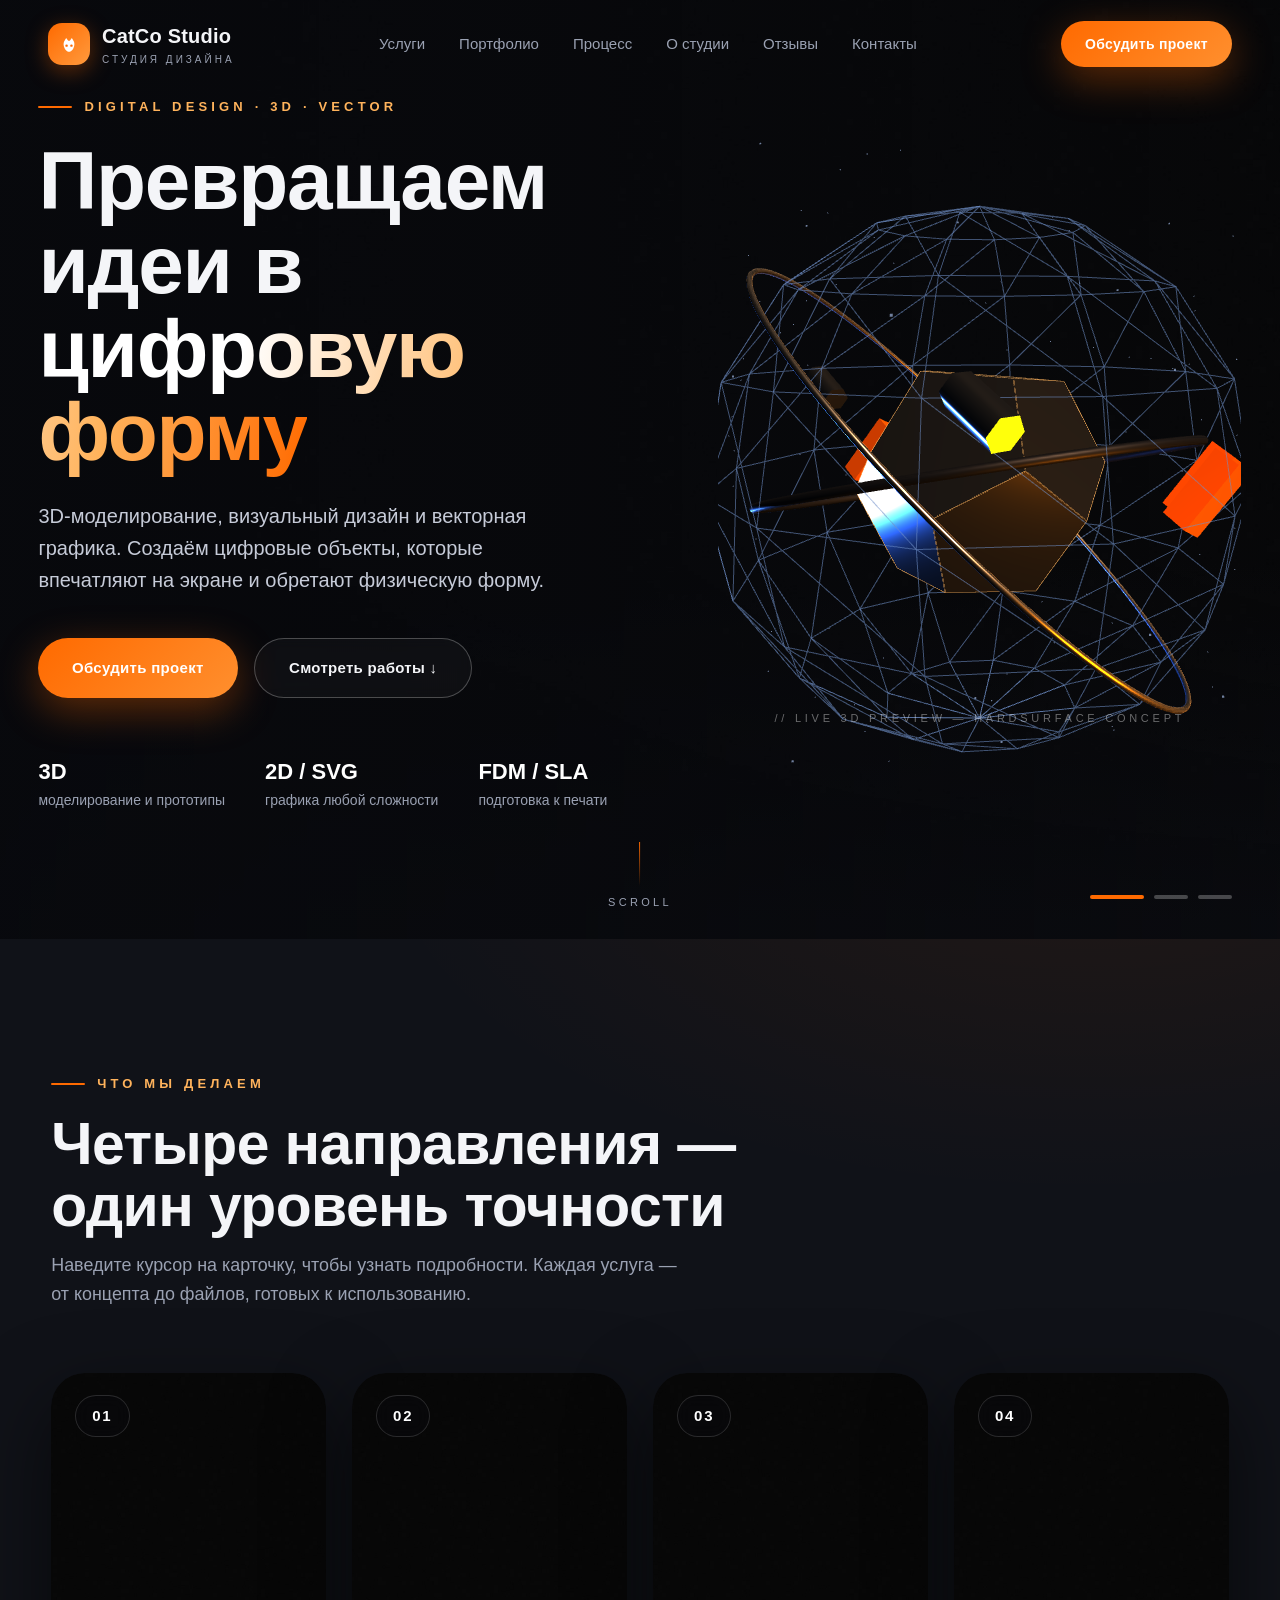
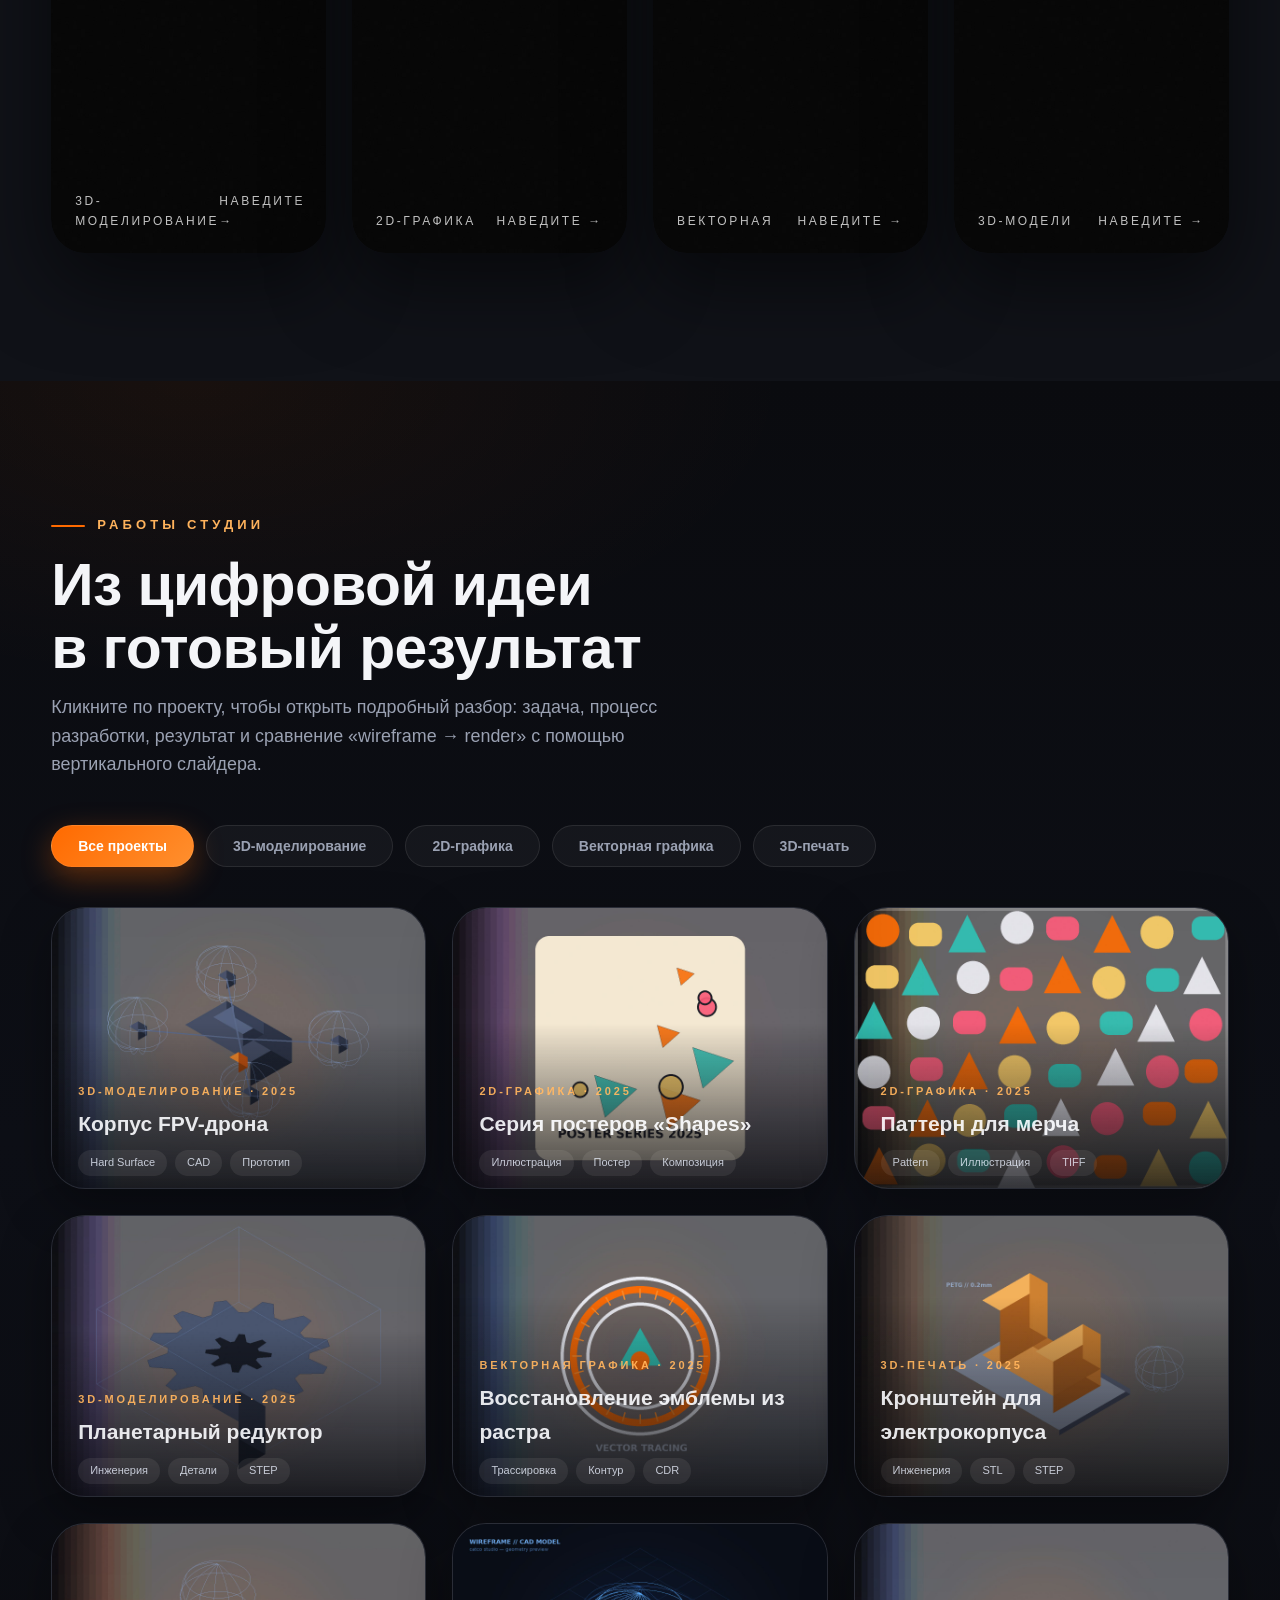
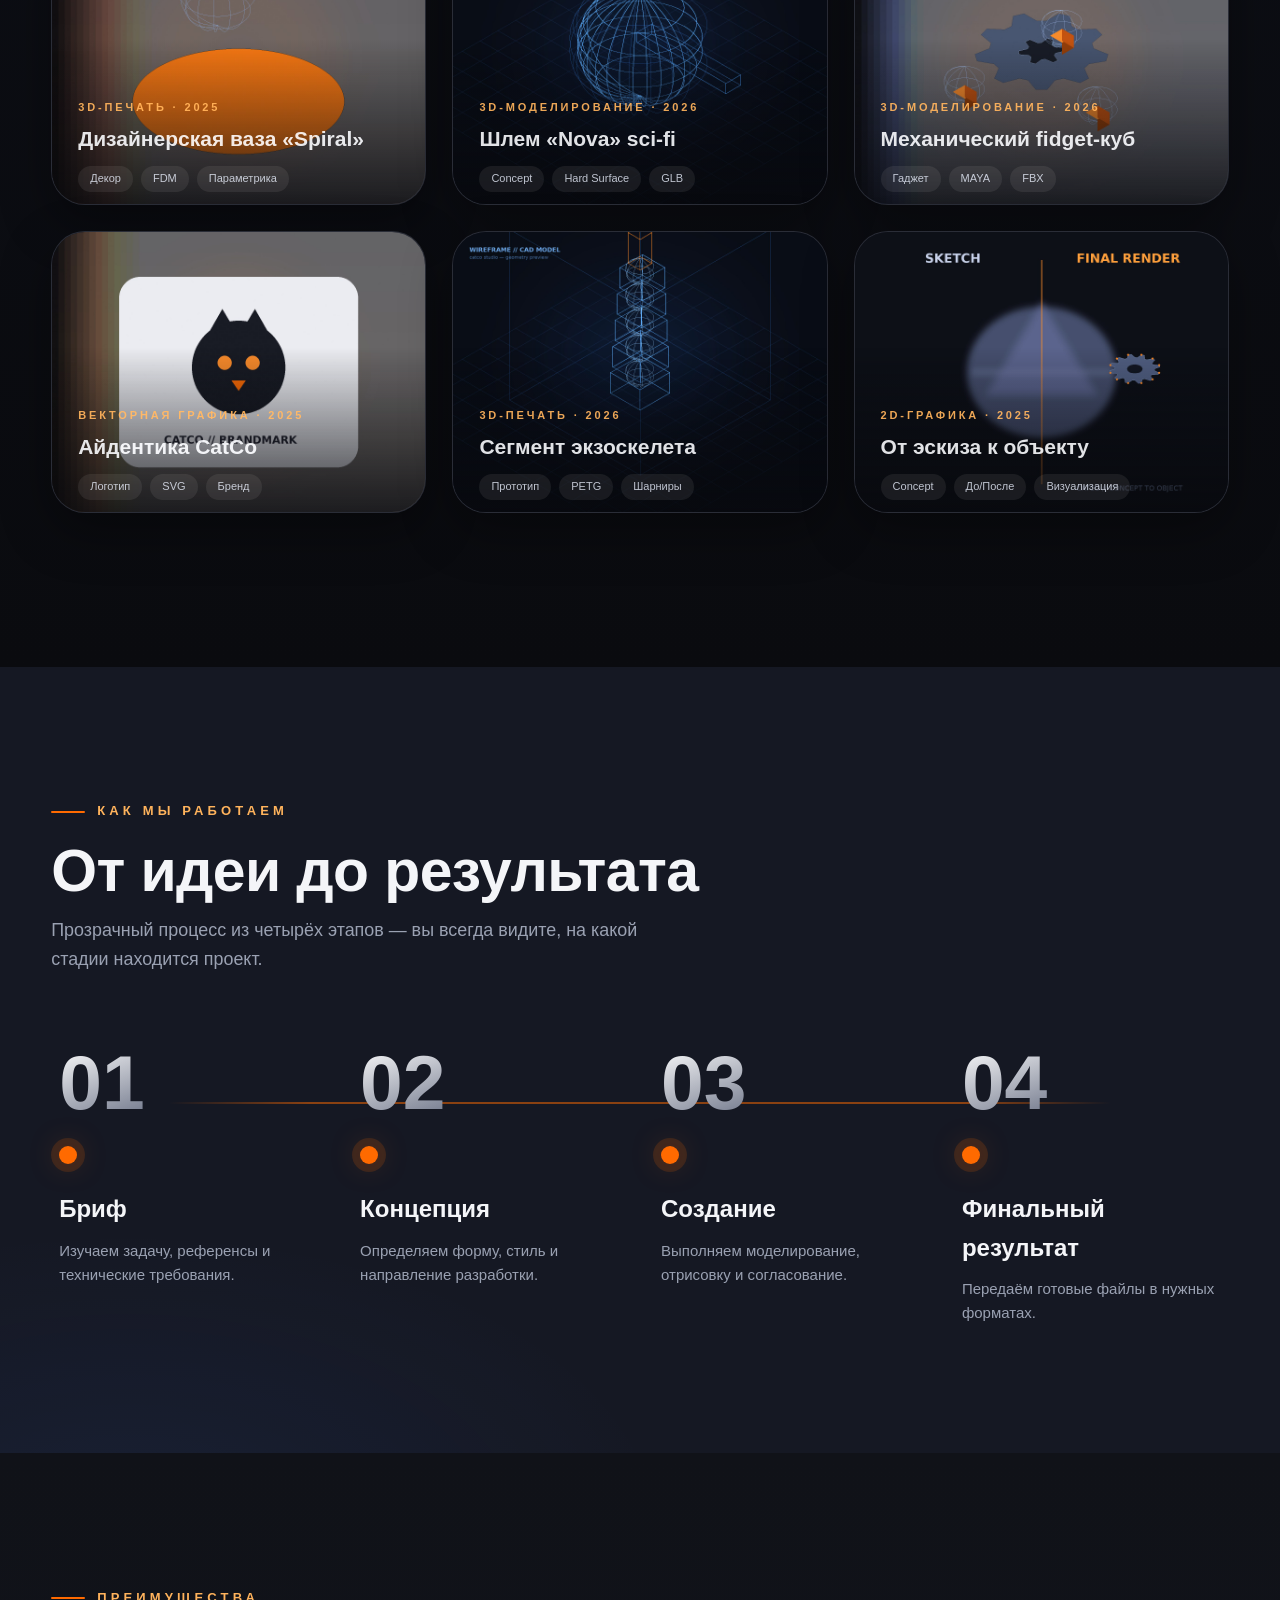
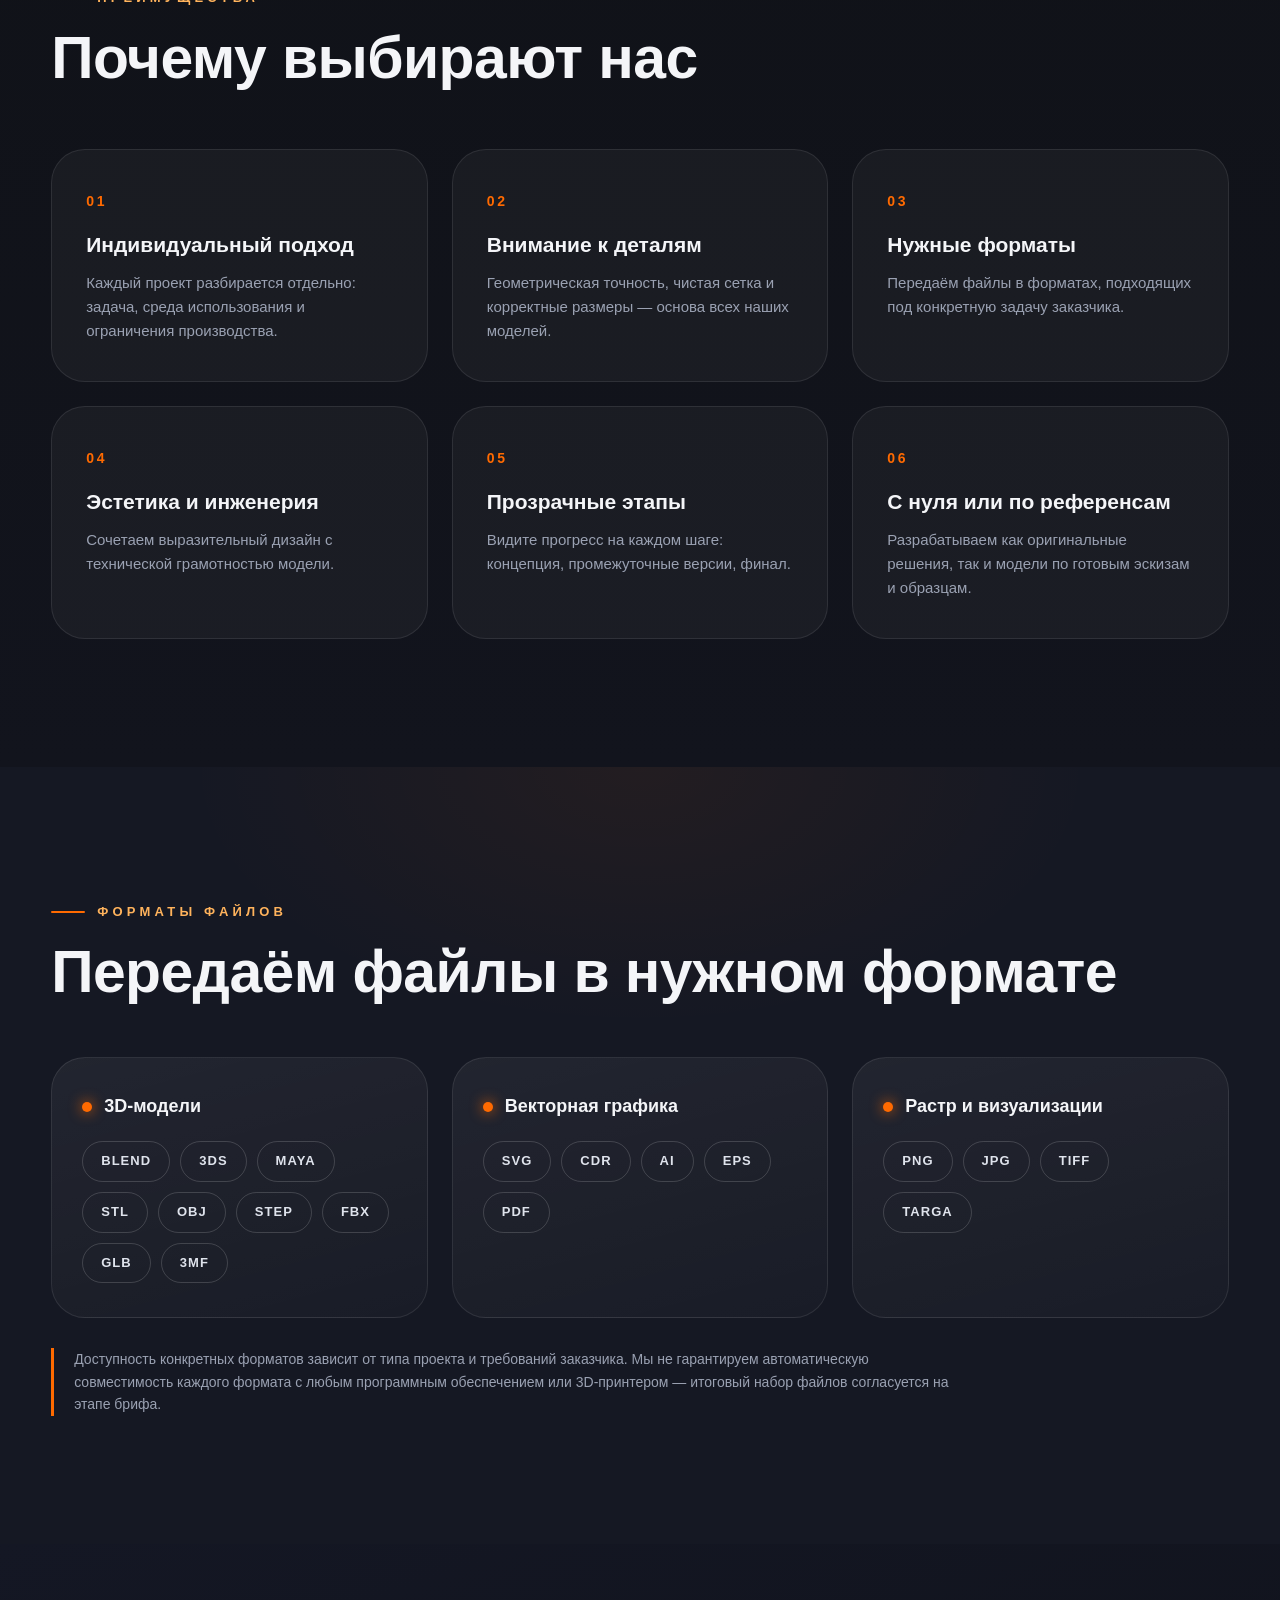
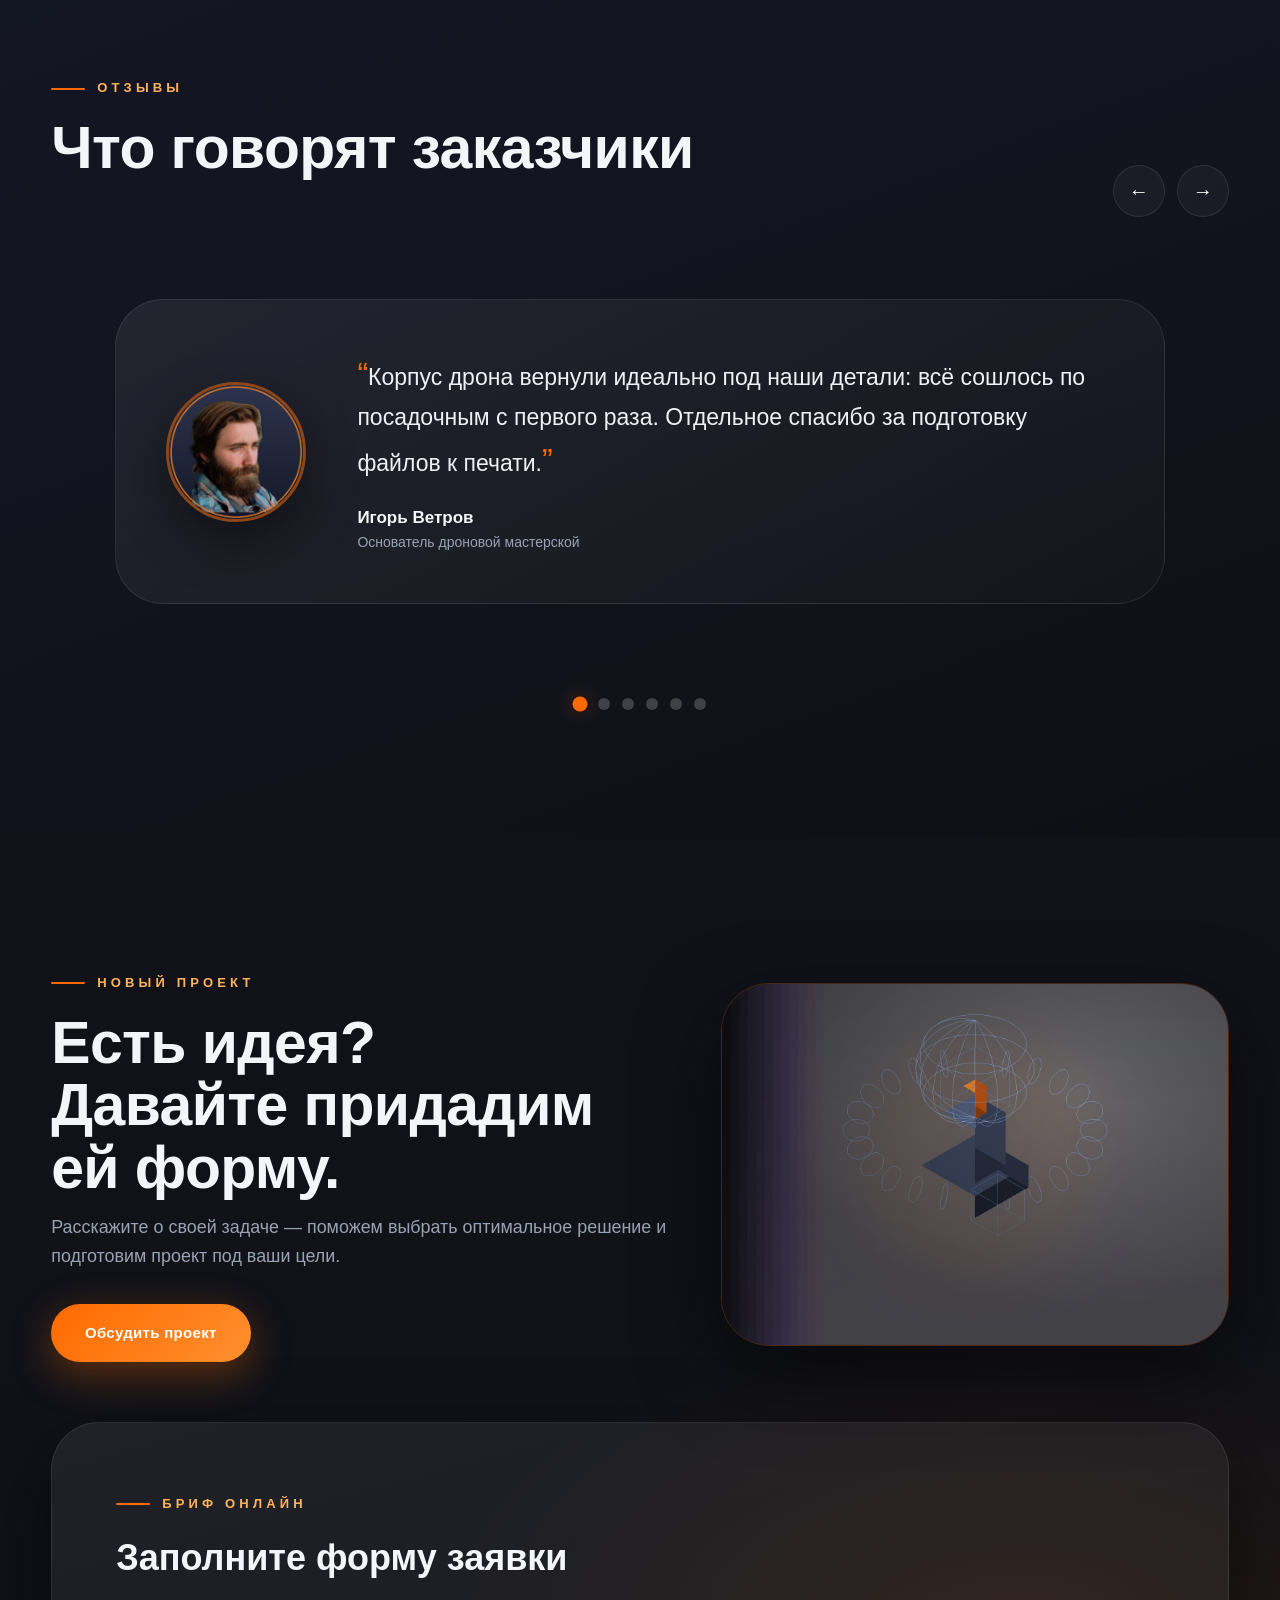
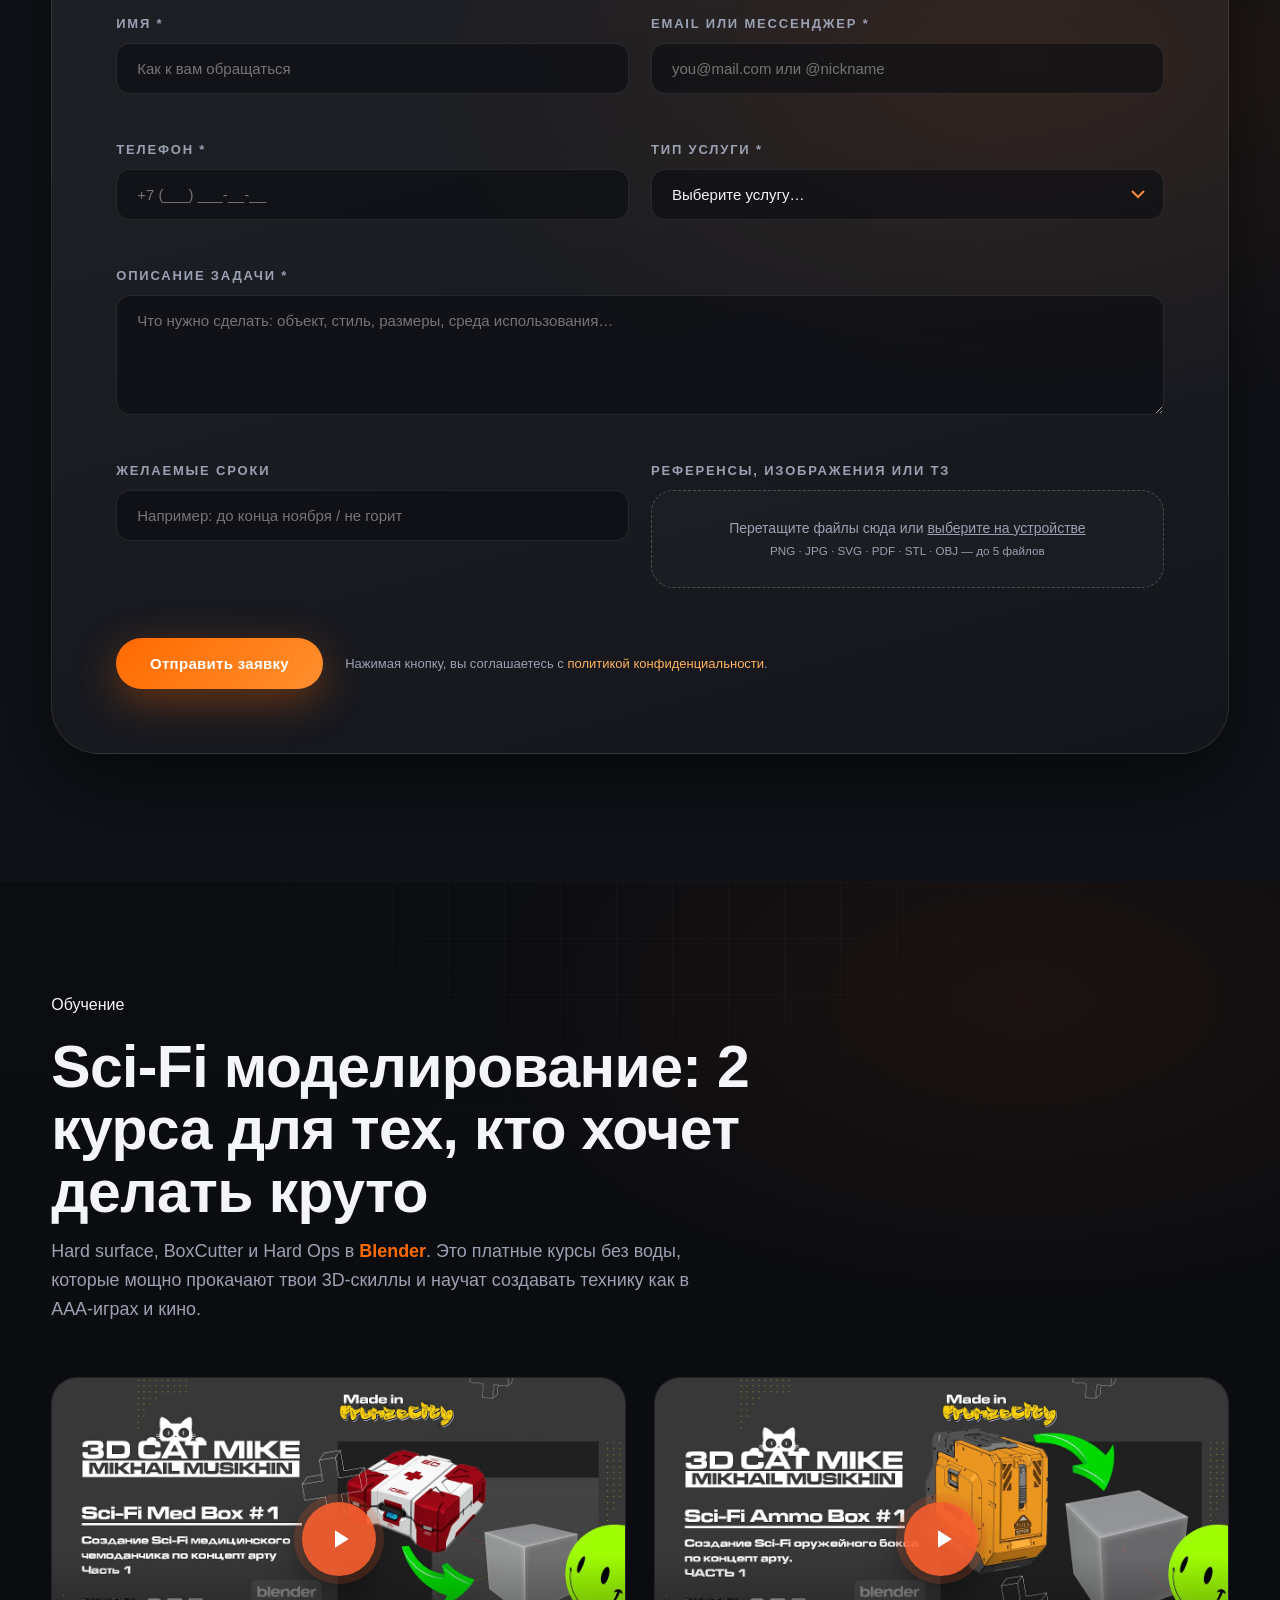
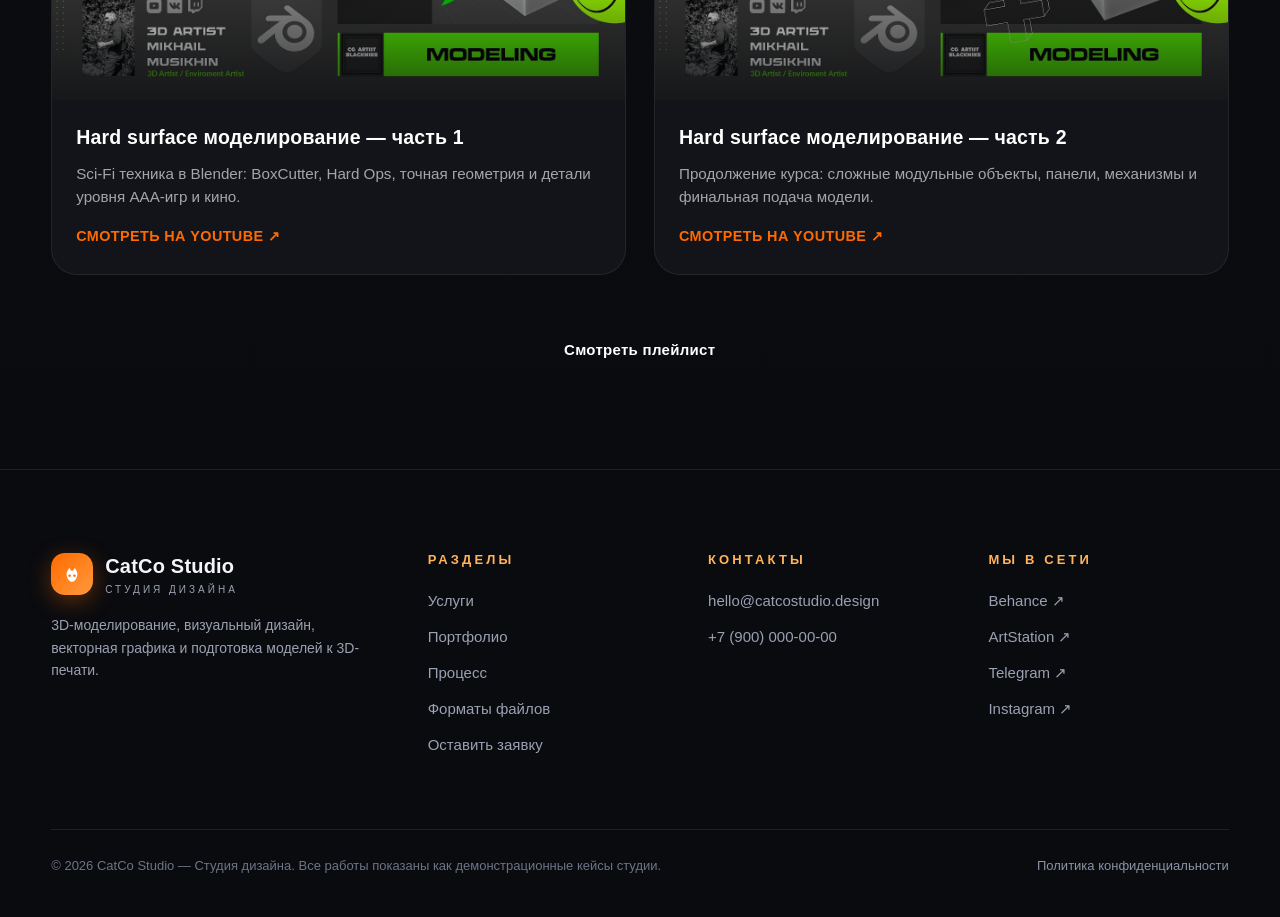
<file: index.html>
<!DOCTYPE html>
<html lang="ru">
<head>
  <meta charset="UTF-8">
  <meta name="viewport" content="width=device-width, initial-scale=1.0">
  <title>CatCo Studio — Студия дизайна · 3D-моделирование, графика, 3D-печать</title>
  <meta name="description" content="CatCo Studio — студия дизайна: 3D-моделирование, 2D и векторная графика, подготовка моделей к 3D-печати. Превращаем идеи в цифровую форму.">
  <link rel="icon" href="data:image/svg+xml,%3Csvg xmlns='http://www.w3.org/2000/svg' viewBox='0 0 64 64'%3E%3Crect width='64' height='64' rx='18' fill='%23ff6a00'/%3E%3Cpath d='M20 26l5-9 5 7h4l5-7 5 9c2 4 2 12-2 18-3 5-8 7-10 7s-7-2-10-7c-4-6-4-14-2-18z' fill='%23fff'/%3E%3Ccircle cx='26' cy='36' r='3' fill='%23ff6a00'/%3E%3Ccircle cx='38' cy='36' r='3' fill='%23ff6a00'/%3E%3C/svg%3E">
  <link rel="stylesheet" href="css/style.css">
</head>
<body>

  <!-- ============ НАВИГАЦИЯ ============ -->
  <header class="nav" id="nav">
    <a class="logo" href="#home" aria-label="CatCo Studio — на главную">
      <span class="logo-mark" aria-hidden="true">
        <svg viewBox="0 0 64 64"><path d="M20 26l5-9 5 7h4l5-7 5 9c2 4 2 12-2 18-3 5-8 7-10 7s-7-2-10-7c-4-6-4-14-2-18z" fill="#fff"/><circle cx="26" cy="36" r="3" fill="#ff6a00"/><circle cx="38" cy="36" r="3" fill="#ff6a00"/></svg>
      </span>
      <span>CatCo Studio<small>Студия дизайна</small></span>
    </a>
    <nav class="nav-links" id="navLinks" aria-label="Основная навигация">
      <a href="#services">Услуги</a>
      <a href="#portfolio">Портфолио</a>
      <a href="#process">Процесс</a>
      <a href="#whyus">О студии</a>
      <a href="#reviews">Отзывы</a>
      <a href="#order">Контакты</a>
    </nav>
    <a href="#order" class="btn btn-primary nav-cta">Обсудить проект</a>
    <button class="burger" id="burger" aria-label="Меню"><span></span><span></span><span></span></button>
  </header>

  <!-- ============ HERO ============ -->
  <section class="hero" id="home">
    <div class="hero-bg" id="heroBg" aria-hidden="true"><!-- слайды из data.json --></div>

    <div class="hero-inner">
      <div class="hero-copy">
        <span class="eyebrow reveal visible">Digital Design · 3D · Vector</span>
        <h1 id="heroTitle" class="reveal visible">Превращаем идеи<br>в <span class="grad">цифровую форму</span></h1>
        <p class="sub reveal visible d1" id="heroSub">3D-моделирование, визуальный дизайн и векторная графика. Создаём цифровые объекты, которые впечатляют на экране и обретают физическую форму.</p>
        <div class="hero-actions reveal visible d2">
          <a href="#order" class="btn btn-primary">Обсудить проект</a>
          <a href="#portfolio" class="btn btn-ghost" id="toWorks">Смотреть работы ↓</a>
        </div>
        <div class="hero-stats reveal visible d3">
          <div><b>3D</b>моделирование и прототипы</div>
          <div><b>2D / SVG</b>графика любой сложности</div>
          <div><b>FDM / SLA</b>подготовка к печати</div>
        </div>
      </div>
      <div id="hero-canvas-wrap" aria-hidden="true">
        <div class="hero-orbit-label">// live 3D preview — hardsurface concept</div>
      </div>
    </div>

    <div class="hero-dots" id="heroDots" role="tablist" aria-label="Фоновый слайдер"></div>
    <div class="scroll-hint" aria-hidden="true"><i></i>scroll</div>
  </section>

  <!-- ============ УСЛУГИ ============ -->
  <section id="services">
    <div class="container">
      <span class="eyebrow reveal">Что мы делаем</span>
      <h2 class="section-title reveal">Четыре направления —<br>один уровень точности</h2>
      <p class="section-sub reveal d1">Наведите курсор на карточку, чтобы узнать подробности. Каждая услуга — от концепта до файлов, готовых к использованию.</p>
      <div class="services-grid" id="servicesGrid"><!-- flip-карточки из data.json --></div>
    </div>
  </section>

  <!-- ============ ПОРТФОЛИО ============ -->
  <section id="portfolio">
    <div class="container">
      <span class="eyebrow reveal">Работы студии</span>
      <h2 class="section-title reveal">Из цифровой идеи<br>в готовый результат</h2>
      <p class="section-sub reveal d1">Кликните по проекту, чтобы открыть подробный разбор: задача, процесс разработки, результат и сравнение «wireframe → render» с помощью вертикального слайдера.</p>
      <div class="filters reveal d1" id="filters" role="group" aria-label="Фильтры портфолио"></div>
      <div class="gallery" id="gallery"></div>
    </div>
  </section>

  <!-- ============ ПРОЦЕСС ============ -->
  <section id="process">
    <div class="container">
      <span class="eyebrow reveal">Как мы работаем</span>
      <h2 class="section-title reveal">От идеи до результата</h2>
      <p class="section-sub reveal d1">Прозрачный процесс из четырёх этапов — вы всегда видите, на какой стадии находится проект.</p>
      <div class="process-track" id="processTrack"></div>
    </div>
  </section>

  <!-- ============ ПОЧЕМУ МЫ ============ -->
  <section id="whyus">
    <div class="container">
      <span class="eyebrow reveal">Преимущества</span>
      <h2 class="section-title reveal">Почему выбирают нас</h2>
      <div class="why-grid" id="whyGrid"></div>
    </div>
  </section>

  <!-- ============ ФОРМАТЫ ============ -->
  <section id="formats">
    <div class="container">
      <span class="eyebrow reveal">Форматы файлов</span>
      <h2 class="section-title reveal">Передаём файлы в нужном формате</h2>
      <div class="formats-wrap" id="formatsWrap"></div>
      <p class="formats-note reveal" id="formatsNote"></p>
    </div>
  </section>

  <!-- ============ ОТЗЫВЫ ============ -->
  <section id="reviews">
    <div class="container">
      <span class="eyebrow reveal">Отзывы</span>
      <h2 class="section-title reveal">Что говорят заказчики</h2>
      <div class="t-slider reveal d1">
        <div class="t-arrows">
          <button class="t-arrow" id="tPrev" aria-label="Предыдущий отзыв">←</button>
          <button class="t-arrow" id="tNext" aria-label="Следующий отзыв">→</button>
        </div>
        <div class="t-viewport"><div class="t-track" id="tTrack"></div></div>
        <div class="t-dots" id="tDots"></div>
      </div>
    </div>
  </section>

  <!-- ============ ЗАКАЗ ПРОЕКТА (CTA + ФОРМА) ============ -->
  <section id="order">
    <div class="container">
      <div class="order-grid">
        <div>
          <span class="eyebrow reveal">Новый проект</span>
          <h2 class="section-title reveal">Есть идея?<br>Давайте придадим ей форму.</h2>
          <p class="section-sub reveal d1">Расскажите о своей задаче — поможем выбрать оптимальное решение и подготовим проект под ваши цели.</p>
          <div class="reveal d2" style="margin-top:34px"><a href="#briefForm" class="btn btn-primary">Обсудить проект</a></div>
        </div>
        <div class="order-visual reveal d2">
          <img src="assets/img/gen/cta_scene.jpg" alt="Абстрактная sci-fi 3D-композиция из геометрических объектов CatCo Studio" loading="lazy">
        </div>
      </div>

      <!-- ---------- ФОРМА ЗАЯВКИ ---------- -->
      <div class="form-card reveal" id="briefForm">
        <span class="eyebrow">Бриф онлайн</span>
        <h3 style="font-size:clamp(24px,3vw,36px);margin:14px 0 28px;">Заполните форму заявки</h3>
        <form id="orderForm" novalidate>
          <div class="form-grid">
            <div class="field">
              <label for="fName">Имя *</label>
              <input type="text" id="fName" name="name" placeholder="Как к вам обращаться" autocomplete="name">
              <span class="err-msg" data-for="fName"></span>
            </div>
            <div class="field">
              <label for="fContact">Email или мессенджер *</label>
              <input type="text" id="fContact" name="contact" placeholder="you@mail.com или @nickname" autocomplete="email">
              <span class="err-msg" data-for="fContact"></span>
            </div>
            <div class="field">
              <label for="fPhone">Телефон *</label>
              <input type="tel" id="fPhone" name="phone" placeholder="+7 (___) ___-__-__" autocomplete="tel">
              <span class="err-msg" data-for="fPhone"></span>
            </div>
            <div class="field">
              <label for="fService">Тип услуги *</label>
              <select id="fService" name="service">
                <option value="">Выберите услугу…</option>
              </select>
              <span class="err-msg" data-for="fService"></span>
            </div>
            <div class="field full">
              <label for="fDesc">Описание задачи *</label>
              <textarea id="fDesc" name="description" placeholder="Что нужно сделать: объект, стиль, размеры, среда использования…"></textarea>
              <span class="err-msg" data-for="fDesc"></span>
            </div>
            <div class="field">
              <label for="fDeadline">Желаемые сроки</label>
              <input type="text" id="fDeadline" name="deadline" placeholder="Например: до конца ноября / не горит">
              <span class="err-msg" data-for="fDeadline"></span>
            </div>
            <div class="field">
              <label>Референсы, изображения или ТЗ</label>
              <div class="dropzone" id="dropzone" tabindex="0" role="button" aria-label="Прикрепить файлы">
                Перетащите файлы сюда или <u>выберите на устройстве</u><br>
                <small>PNG · JPG · SVG · PDF · STL · OBJ — до 5 файлов</small>
              </div>
              <input type="file" id="fFiles" name="files" multiple hidden accept=".png,.jpg,.jpeg,.webp,.svg,.pdf,.ai,.eps,.cdr,.stl,.obj,.step,.stp,.fbx,.glb,.3mf,.blend,.zip,.rar">
              <div class="file-list" id="fileList"></div>
            </div>
          </div>
          <div class="form-foot">
            <button type="submit" class="btn btn-primary" id="submitBtn">Отправить заявку</button>
            <p class="form-note">Нажимая кнопку, вы соглашаетесь с <a href="#" class="pp-link" style="color:var(--accent-2)">политикой конфиденциальности</a>.</p>
          </div>
          <div class="form-status" id="formStatus" role="status" aria-live="polite"></div>
        </form>
      </div>
    </div>
  </section>

  <!-- ============ ВИДЕОКУРСЫ (изолированный блок, без ссылки в меню) ============ -->
  <section class="video-courses" id="video-courses">
    <div class="container">
      <div class="vc-head reveal">
        <span class="section-tag">Обучение</span>
        <h2 class="section-title">Sci-Fi моделирование: 2 курса для тех, кто хочет делать круто</h2>
        <p class="section-sub">Hard surface, BoxCutter и Hard Ops в <span class="vc-blender">Blender</span>. Это платные курсы без воды, которые мощно прокачают твои 3D-скиллы и научат создавать технику как в AAA-играх и кино.</p>
      </div>

      <div class="vc-grid">
        <div class="vc-card reveal" data-video-id="zT7_IpTb_PE" tabindex="0" role="button" aria-label="Смотреть видеокурс — часть 1">
          <div class="vc-thumb">
            <img src="./assets/img/gen/video-course-1.jpg" alt="Видеокурс по hard surface моделированию в Blender" loading="lazy">
            <span class="vc-play"><svg viewBox="0 0 24 24" aria-hidden="true"><path d="M8 5v14l11-7z"/></svg></span>
          </div>
          <div class="vc-info">
            <h3>Hard surface моделирование — часть 1</h3>
            <p>Sci-Fi техника в Blender: BoxCutter, Hard Ops, точная геометрия и детали уровня AAA-игр и кино.</p>
            <span class="vc-watch">Смотреть на YouTube ↗</span>
          </div>
        </div>

        <div class="vc-card reveal" data-video-id="-auu63HtYN8" tabindex="0" role="button" aria-label="Смотреть видеокурс — часть 2">
          <div class="vc-thumb">
            <img src="./assets/img/gen/video-course-2.jpg" alt="Видеокурс по 3D-моделированию в Blender" loading="lazy">
            <span class="vc-play"><svg viewBox="0 0 24 24" aria-hidden="true"><path d="M8 5v14l11-7z"/></svg></span>
          </div>
          <div class="vc-info">
            <h3>Hard surface моделирование — часть 2</h3>
            <p>Продолжение курса: сложные модульные объекты, панели, механизмы и финальная подача модели.</p>
            <span class="vc-watch">Смотреть на YouTube ↗</span>
          </div>
        </div>
      </div>

      <div class="vc-cta reveal">
        <a class="btn btn-outline" href="https://www.youtube.com/channel/UCvBb04DImHEU1pfNIGDhuqg/playlists" target="_blank" rel="noopener">Смотреть плейлист</a>
      </div>
    </div>
  </section>

  <!-- ============ КОНТАКТЫ / ФУТЕР ============ -->
  <footer id="contacts">
    <div class="container">
      <div class="footer-grid">
        <div class="footer-about">
          <a class="logo" href="#home">
            <span class="logo-mark" aria-hidden="true"><svg viewBox="0 0 64 64"><path d="M20 26l5-9 5 7h4l5-7 5 9c2 4 2 12-2 18-3 5-8 7-10 7s-7-2-10-7c-4-6-4-14-2-18z" fill="#fff"/><circle cx="26" cy="36" r="3" fill="#ff6a00"/><circle cx="38" cy="36" r="3" fill="#ff6a00"/></svg></span>
            <span>CatCo Studio<small>Студия дизайна</small></span>
          </a>
          <p id="footerDesc">3D-моделирование, визуальный дизайн, векторная графика и подготовка моделей к 3D-печати.</p>
        </div>
        <div class="footer-col">
          <h4>Разделы</h4>
          <a href="#services">Услуги</a>
          <a href="#portfolio">Портфолио</a>
          <a href="#process">Процесс</a>
          <a href="#formats">Форматы файлов</a>
          <a href="#order">Оставить заявку</a>
        </div>
        <div class="footer-col">
          <h4>Контакты</h4>
          <a href="mailto:hello@catcostudio.design" id="footerEmail">hello@catcostudio.design</a>
          <a href="tel:+79000000000" id="footerPhone">+7 (900) 000-00-00</a>
        </div>
        <div class="footer-col">
          <h4>Мы в сети</h4>
          <ul id="socialList"></ul>
        </div>
      </div>
      <div class="footer-bottom">
        <span>© <span id="year"></span> CatCo Studio — Студия дизайна. Все работы показаны как демонстрационные кейсы студии.</span>
        <a href="#" class="pp-link">Политика конфиденциальности</a>
      </div>
    </div>
  </footer>

  <!-- модалка проекта -->
  <div class="modal" id="projectModal" role="dialog" aria-modal="true" aria-label="Карточка проекта">
    <div class="modal-card">
      <button class="modal-close" id="modalClose" aria-label="Закрыть">✕</button>
      <div id="modalContent"></div>
    </div>
  </div>

  <!-- модалка политики -->
  <div class="pp-modal" id="ppModal" role="dialog" aria-modal="true" aria-label="Политика конфиденциальности">
    <div class="pp-card">
      <button class="modal-close" id="ppClose" aria-label="Закрыть">✕</button>
      <h3>Политика конфиденциальности</h3>
      <p>CatCo Studio («студия») обрабатывает персональные данные пользователей исключительно для обратной связи по заявкам на проектирование и дизайн-услуги.</p>
      <ul>
        <li>Мы собираем только те данные, которые вы указываете добровольно в форме заявки: имя, контакты, описание задачи и прикреплённые материалы.</li>
        <li>Данные используются только для связи с вами и подготовки коммерческого предложения; третьим лицам не передаются.</li>
        <li>До подключения сервера обработки форм все поля заявки сохраняются локально в вашем браузере (localStorage) и никуда не отправляются.</li>
        <li>Вы можете удалить свои данные, очистив localStorage сайта, или попросить нас прекратить обработку, написав на почту студии.</li>
        <li>Сайт не использует рекламные трекеры и аналитику, собирающую персональные данные.</li>
      </ul>
      <p>По вопросам обработки данных пишите на <a href="mailto:hello@catcostudio.design" style="color:var(--accent-2)">hello@catcostudio.design</a>.</p>
    </div>
  </div>

  <!-- three.js — локальная копия библиотеки (резервный CDN) -->
  <script src="js/three.min.js"></script>
  <script>
    if (typeof THREE === 'undefined') {
      document.write('<script src="https:\/\/cdn.jsdelivr.net\/npm\/three@0.149.0\/build\/three.min.js"><\/script>');
    }
  </script>
  <script id="catco-data" type="application/json">
{"studio": {"name": "CatCo Studio", "tagline": "Студия дизайна", "description": "3D-моделирование, визуальный дизайн, векторная графика и подготовка моделей к 3D-печати.", "email": "hello@catcostudio.design", "phone": "+7 (900) 000-00-00", "social": [{"label": "Behance", "url": "https://www.behance.net/"}, {"label": "ArtStation", "url": "https://www.artstation.com/"}, {"label": "Telegram", "url": "https://web.telegram.org/"}, {"label": "Instagram", "url": "https://www.instagram.com/"}]}, "hero": {"title": "Превращаем идеи в цифровую форму", "subtitle": "3D-моделирование, визуальный дизайн и векторная графика. Создаём цифровые объекты, которые впечатляют на экране и обретают физическую форму.", "ctaPrimary": "Обсудить проект", "ctaSecondary": "Смотреть работы", "slides": [{"src": "assets/img/gen/hero1_render.jpg", "alt": "3D-рендер цифровой модели"}, {"src": "assets/img/gen/hero2_vector.jpg", "alt": "Яркая векторная иллюстрация"}, {"src": "assets/img/gen/hero3_printer.jpg", "alt": "Современный 3D-принтер"}]}, "services": [{"num": "01", "title": "3D-моделирование", "desc": "Создание трёхмерных объектов, предметных моделей, деталей, корпусов, концептуальных форм и цифровых прототипов.", "img": "assets/img/gen/svc_3d.jpg"}, {"num": "02", "title": "2D-графика и дизайн", "desc": "Разработка графических материалов, иллюстраций, рекламной графики, концептов, визуальных элементов и цифрового контента.", "img": "assets/img/gen/svc_2d.jpg"}, {"num": "03", "title": "Векторная графика", "desc": "Перевод изображений в вектор, отрисовка логотипов, создание SVG-графики, контуров, технических схем и масштабируемых иллюстраций.", "img": "assets/img/gen/svc_vector.jpg"}, {"num": "04", "title": "3D-модели для печати", "desc": "Разработка и подготовка моделей для 3D-печати: проверка геометрии, толщины стенок, замкнутости сетки, зазоров и других параметров, важных для производства физического объекта.", "img": "assets/img/gen/svc_print.jpg"}], "portfolioFilters": [{"id": "all", "label": "Все проекты"}, {"id": "modeling", "label": "3D-моделирование"}, {"id": "graphics", "label": "2D-графика"}, {"id": "vector", "label": "Векторная графика"}, {"id": "print", "label": "3D-печать"}], "projects": [{"id": "drone", "title": "Корпус FPV-дрона", "category": "modeling", "categoryLabel": "3D-моделирование", "year": "2025", "tags": ["Hard Surface", "CAD", "Прототип"], "cover": "assets/img/gen/p_drone.jpg", "task": "Проектирование лёгкого защитного корпуса гоночного FPV-дрона с посадочными местами под электродвигатели и стандартную крепёжную платину.", "process": ["Сбор референсов и габаритных требований", "Моделирование силовой рамы и обтекателей", "Проверка зазоров под пропеллеры", "Подготовка файлов для FDM-печати"], "result": "Компактный корпус с интегрированными рёбрами жёсткости, напечатанный и протестированный заказчиком.", "gallery": [{"src": "assets/img/gen/p_drone_wire.jpg", "caption": "Каркас модели (wireframe)"}, {"src": "assets/img/gen/p_drone.jpg", "caption": "Финальный визуализированный образ"}], "compare": {"before": "assets/img/gen/p_drone_wire.jpg", "after": "assets/img/gen/p_drone.jpg", "beforeLabel": "Wireframe", "afterLabel": "Render"}}, {"id": "gear", "title": "Планетарный редуктор", "category": "modeling", "categoryLabel": "3D-моделирование", "year": "2025", "tags": ["Инженерия", "Детали", "STEP"], "cover": "assets/img/gen/p_gear.jpg", "task": "Моделирование комплекта шестерён малогабаритного редуктора с корректным зацеплением и техническими допусками.", "process": ["Расчёт передаточного отношения", "Параметрическое моделирование зубчатого профиля", "Сборка узла и проверка зацепления", "Экспорт в STEP и STL"], "result": "Полная параметрическая сборка редуктора, пригодная для ЧПУ-изготовления и 3D-печати прототипа.", "gallery": [{"src": "assets/img/gen/p_gear.jpg", "caption": "Сборка редуктора"}]}, {"id": "vase", "title": "Дизайнерская ваза «Spiral»", "category": "print", "categoryLabel": "3D-печать", "year": "2025", "tags": ["Декор", "FDM", "Параметрика"], "task": "Разработка декоративной вазы со спиральным профилем, оптимизированной под послойную FDM-печать без поддержек.", "process": ["Параметрический скрипт поверхности", "Анализ нависаний и толщины стенок", "Замыкание сетки и подготовка 3MF", "Тестовая печать образца"], "result": "Модель с равномерной толщиной стенки 2,4 мм, напечатанная в один проход без поддержек.", "gallery": [{"src": "assets/img/gen/p_vase.jpg", "caption": "Ваза Spiral"}], "cover": "assets/img/gen/p_vase.jpg"}, {"id": "logo", "title": "Айдентика CatCo", "category": "vector", "categoryLabel": "Векторная графика", "year": "2025", "tags": ["Логотип", "SVG", "Бренд"], "task": "Отрисовка знаковой группы в векторе: геометрический кот-марк, адаптивный под любые размеры носителей.", "process": ["Построение сетки знака", "Отрисовка контуров в кривых Безье", "Настройка вариантов цвета", "Экспорт SVG / AI / EPS / PDF"], "result": "Чистый масштабируемый векторный знак без трассировки растровых артефактов.", "gallery": [{"src": "assets/img/gen/p_logo.jpg", "caption": "Знак айдентики"}], "cover": "assets/img/gen/p_logo.jpg"}, {"id": "poster", "title": "Серия постеров «Shapes»", "category": "graphics", "categoryLabel": "2D-графика", "year": "2025", "tags": ["Иллюстрация", "Постер", "Композиция"], "task": "Создание яркой серии печатных постеров на основе абстрактной геометрической композиции.", "process": ["Цветовая схема и палитра", "Компоновка форм и ритма", "Типографика серии", "Подготовка к печати CMYK"], "result": "Три законченных плаката единой серии в печатном формате 60×85 см.", "gallery": [{"src": "assets/img/gen/p_poster.jpg", "caption": "Постер серии Shapes"}], "cover": "assets/img/gen/p_poster.jpg"}, {"id": "emblem", "title": "Восстановление эмблемы из растра", "category": "vector", "categoryLabel": "Векторная графика", "year": "2025", "tags": ["Трассировка", "Контур", "CDR"], "task": "Перевод изношенного растрового изображения эмблемы в чистый вектор для печати на текстиле и УФ-вывеске.", "process": ["Анализ исходного растра", "Ручная отрисовка контуров", "Удаление артефактов сжатия", "Передача SVG и CDR"], "result": "Масштабируемый вектор без потери геометрии оригинала.", "gallery": [{"src": "assets/img/gen/p_emblem.jpg", "caption": "Векторная эмблема"}], "cover": "assets/img/gen/p_emblem.jpg"}, {"id": "helmet", "title": "Шлем «Nova» sci-fi", "category": "modeling", "categoryLabel": "3D-моделирование", "year": "2026", "tags": ["Concept", "Hard Surface", "GLB"], "task": "Концептуальное моделирование шлема в стилистике научной фантастики для использования в CGI-сцене и как AR-модель.", "process": ["Эскизы силуэта", "Блокинг формы и сплайновые панели", "Retopo и запекание нормалей", "Сборка GLB для web/AR"], "result": "Готовая real-time модель с корректной сеткой и текстурами PBR.", "gallery": [{"src": "assets/img/gen/p_helmet_wire.jpg", "caption": "Сетка шлема"}, {"src": "assets/img/gen/p_helmet.jpg", "caption": "Финальный вид"}], "compare": {"before": "assets/img/gen/p_helmet_wire.jpg", "after": "assets/img/gen/p_helmet.jpg", "beforeLabel": "Wireframe", "afterLabel": "Render"}, "cover": "assets/img/gen/p_helmet_wire.jpg"}, {"id": "exo", "title": "Сегмент экзоскелета", "category": "print", "categoryLabel": "3D-печать", "year": "2026", "tags": ["Прототип", "PETG", "Шарниры"], "task": "Моделирование шарнирного сегмента экзоскелета руки для печати на FDM-принтере с подвижными соединениями.", "process": ["Кинематическая схема сустава", "Моделирование звеньев и осей", "Расчёт print-in-place зазоров 0,3 мм", "Нарезка и контроль деформаций"], "result": "Рабочий печатный прототип с подвижными узлами без дополнительного крепежа.", "gallery": [{"src": "assets/img/gen/p_exo_wire.jpg", "caption": "Каркас сегмента"}, {"src": "assets/img/gen/p_exo.jpg", "caption": "Готовая модель"}], "compare": {"before": "assets/img/gen/p_exo_wire.jpg", "after": "assets/img/gen/p_exo.jpg", "beforeLabel": "Wireframe", "afterLabel": "Render"}, "cover": "assets/img/gen/p_exo_wire.jpg"}, {"id": "pattern", "title": "Паттерн для мерча", "category": "graphics", "categoryLabel": "2D-графика", "year": "2025", "tags": ["Pattern", "Иллюстрация", "TIFF"], "task": "Разработка бесшовного графического паттерна для печати на ткани и упаковке.", "process": ["Мотив и цветовая система", "Построение бесшовного тайла", "Проверка стыковки", "Экспорт TIFF / PNG / SVG"], "result": "Бесшовный паттерн, готовый к ротационной печати.", "gallery": [{"src": "assets/img/gen/p_tile.jpg", "caption": "Бесшовный паттерн"}], "cover": "assets/img/gen/p_tile.jpg"}, {"id": "bracket", "title": "Кронштейн для электрокорпуса", "category": "print", "categoryLabel": "3D-печать", "year": "2025", "tags": ["Инженерия", "STL", "STEP"], "task": "Подготовка металлического кронштейна к аддитивному производству: ремонт геометрии и контроль технологичности.", "process": ["Получение исходной CAD-модели", "Проверка замкнутости и толщины стенок", "Оптимизация ориентации печати", "Выдача STL / 3MF с техкартой"], "result": "Модель, напечатанная с первого запуска без доработки геометрии.", "gallery": [{"src": "assets/img/gen/p_printpart.jpg", "caption": "Кронштейн на столе принтера"}], "cover": "assets/img/gen/p_printpart.jpg"}, {"id": "fidget", "title": "Механический fidget-куб", "category": "modeling", "categoryLabel": "3D-моделирование", "year": "2026", "tags": ["Гаджет", "MAYA", "FBX"], "task": "Моделирование игрового механизма с подшипниками и вращающимися шестернями для серийного производства.", "process": ["Моделирование корпусных половин", "Зубчатые вставки и оси", "Проверка зазоров вращения", "Экспорт FBX / OBJ / STL"], "result": "Полная сборка механизма, готовая к оснастке и печати опытной партии.", "gallery": [{"src": "assets/img/gen/p_fidget.jpg", "caption": "Механизм куба"}], "cover": "assets/img/gen/p_fidget.jpg"}, {"id": "concept", "title": "От эскиза к объекту", "category": "graphics", "categoryLabel": "2D-графика", "year": "2025", "tags": ["Concept", "До/После", "Визуализация"], "task": "Показ полного цикла: от чернового концепт-эскиза до финального визуального образа изделия.", "process": ["Эскизная композиция", "Уточнение формы", "Материалы и свет", "Финальный рендер"], "result": "Наглядное сравнение исходной идеи и готового результата.", "gallery": [{"src": "assets/img/gen/p_concept.jpg", "caption": "Sketch → Render"}], "compare": {"before": "assets/img/gen/p_concept.jpg", "after": "assets/img/gen/p_gear.jpg", "beforeLabel": "Эскиз", "afterLabel": "Результат"}, "cover": "assets/img/gen/p_concept.jpg"}], "process": [{"num": "01", "title": "Бриф", "desc": "Изучаем задачу, референсы и технические требования."}, {"num": "02", "title": "Концепция", "desc": "Определяем форму, стиль и направление разработки."}, {"num": "03", "title": "Создание", "desc": "Выполняем моделирование, отрисовку и согласование."}, {"num": "04", "title": "Финальный результат", "desc": "Передаём готовые файлы в нужных форматах."}], "whyUs": [{"title": "Индивидуальный подход", "desc": "Каждый проект разбирается отдельно: задача, среда использования и ограничения производства."}, {"title": "Внимание к деталям", "desc": "Геометрическая точность, чистая сетка и корректные размеры — основа всех наших моделей."}, {"title": "Нужные форматы", "desc": "Передаём файлы в форматах, подходящих под конкретную задачу заказчика."}, {"title": "Эстетика и инженерия", "desc": "Сочетаем выразительный дизайн с технической грамотностью модели."}, {"title": "Прозрачные этапы", "desc": "Видите прогресс на каждом шаге: концепция, промежуточные версии, финал."}, {"title": "С нуля или по референсам", "desc": "Разрабатываем как оригинальные решения, так и модели по готовым эскизам и образцам."}], "formats": [{"group": "3D-модели", "items": ["BLEND", "3DS", "MAYA", "STL", "OBJ", "STEP", "FBX", "GLB", "3MF"]}, {"group": "Векторная графика", "items": ["SVG", "CDR", "AI", "EPS", "PDF"]}, {"group": "Растр и визуализации", "items": ["PNG", "JPG", "TIFF", "TARGA"]}], "formatsNote": "Доступность конкретных форматов зависит от типа проекта и требований заказчика. Мы не гарантируем автоматическую совместимость каждого формата с любым программным обеспечением или 3D-принтером — итоговый набор файлов согласуется на этапе брифа.", "testimonials": [{"name": "Игорь Ветров", "role": "Основатель дроновой мастерской", "text": "Корпус дрона вернули идеально под наши детали: всё сошлось по посадочным с первого раза. Отдельное спасибо за подготовку файлов к печати.", "avatar": "assets/img/gen/av1.png"}, {"name": "Марина Соловьёва", "role": "Арт-директор рекламного агентства", "text": "Векторную графику сделали быстро и чисто — логотип отлично держится и на визитке, и на билборде. Приятно работать с командой, которая понимает задачу.", "avatar": "assets/img/gen/av2.png"}, {"name": "Алексей Дорн", "role": "Инженер-конструктор", "text": "Редуктор смоделирован аккуратно, зазоры и зацепление проверены. Получил STEP-файлы, которые сразу встали в нашу сборку без переделок.", "avatar": "assets/img/gen/av3.png"}, {"name": "Елена Ким", "role": "Владелец бренда декора", "text": "Ваза для печати получилась именно такой, как на эскизе, и напечаталась без поддержек. Видно, что думают о производстве ещё на этапе модели.", "avatar": "assets/img/gen/av4.png"}, {"name": "Дмитрий Волков", "role": "Продакт-менеджер gadget-стартапа", "text": "Люблю их процесс: этапы прозрачные, всегда видно промежуточный результат. Механизм fidget-куба собрали в срок и во всех нужных форматах.", "avatar": "assets/img/gen/av5.png"}, {"name": "Анна Райт", "role": "Иллюстратор", "text": "Заказывала перевод старых растровых эмблем в вектор. Результат безупречный — чистые кривые Безье, никаких артефактов автотрассировки.", "avatar": "assets/img/gen/av6.png"}], "serviceOptions": ["3D-моделирование", "2D-графика", "Векторная отрисовка", "Подготовка моделей к 3D-печати", "Другое / пока не определился"], "form": {"backendConfigured": false, "endpoint": "", "note": "Отправка заявки через backend или сервис обработки форм ещё не настроена. Форма выполняет проверку данных и сохраняет черновик обращения локально в браузере; реальная доставка письма не выполняется."}}
  </script>
  <script src="js/main.js"></script>
</body>
</html>
</file>
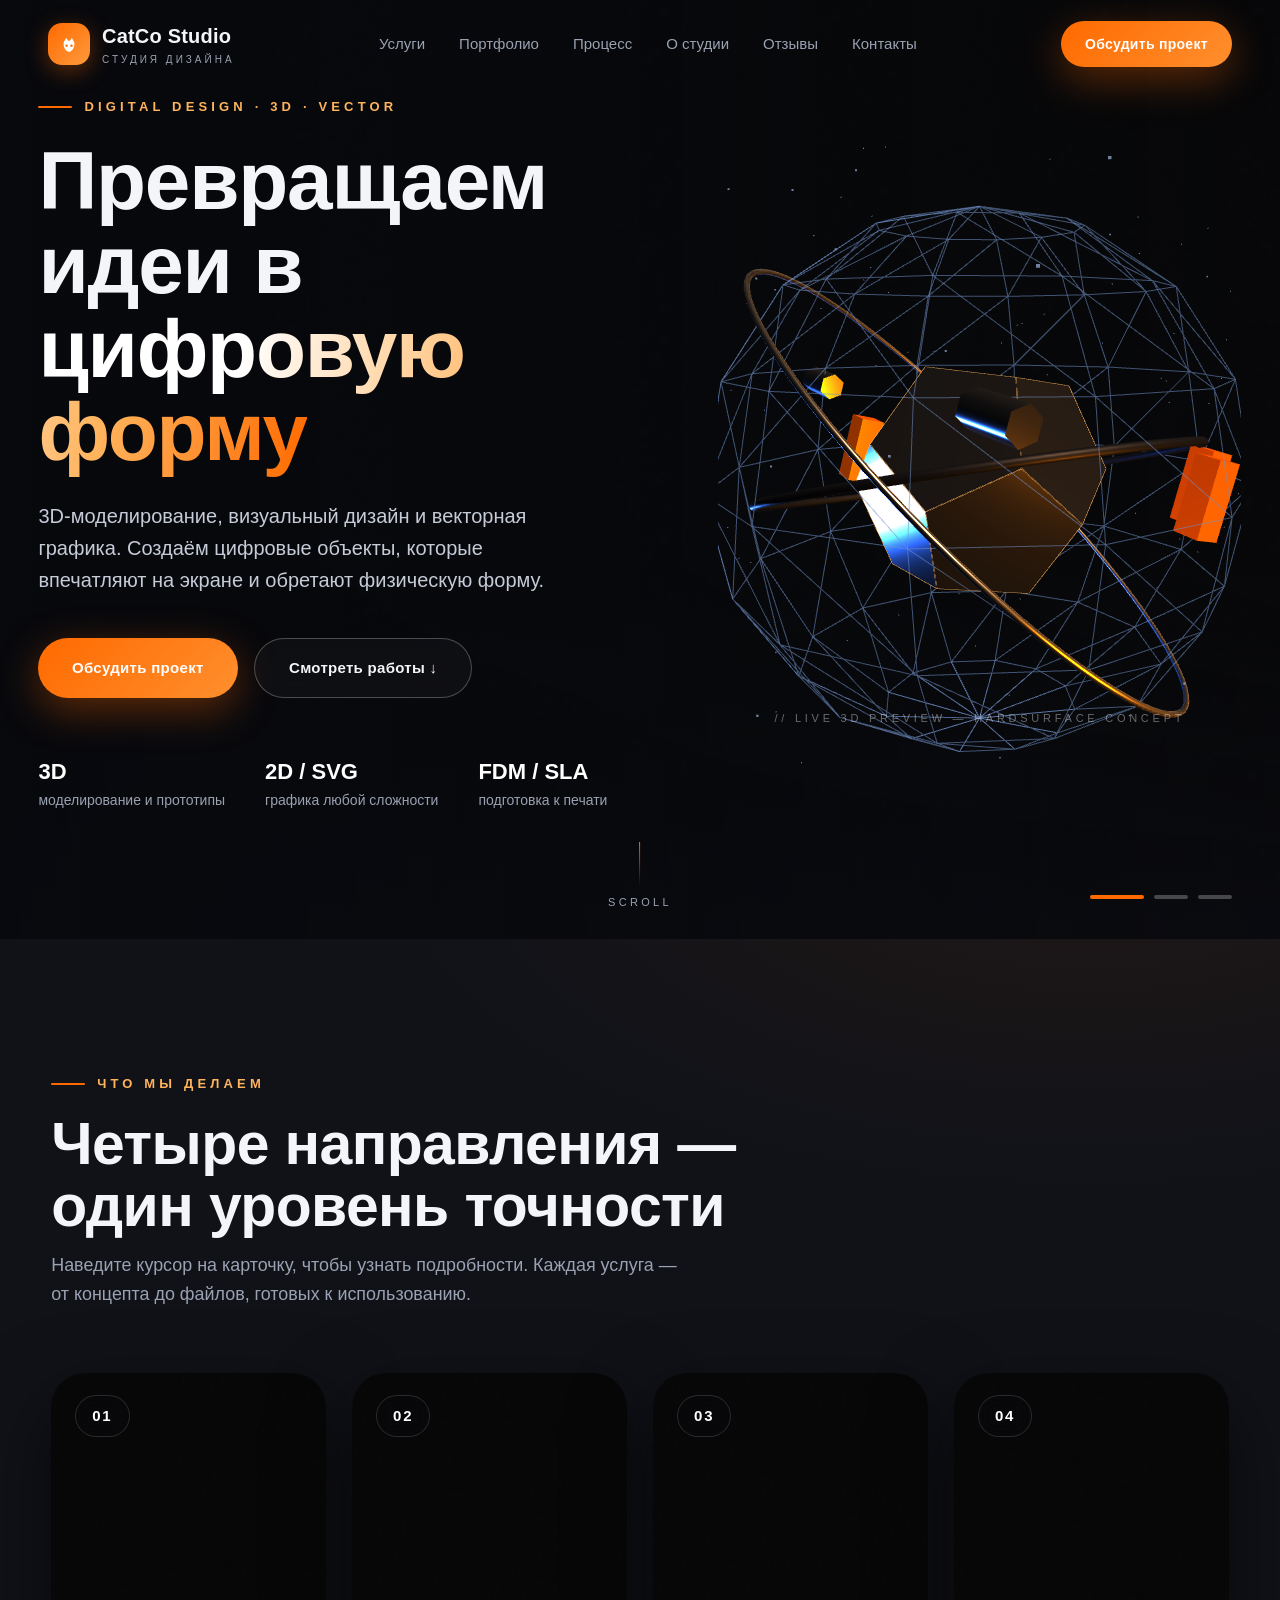
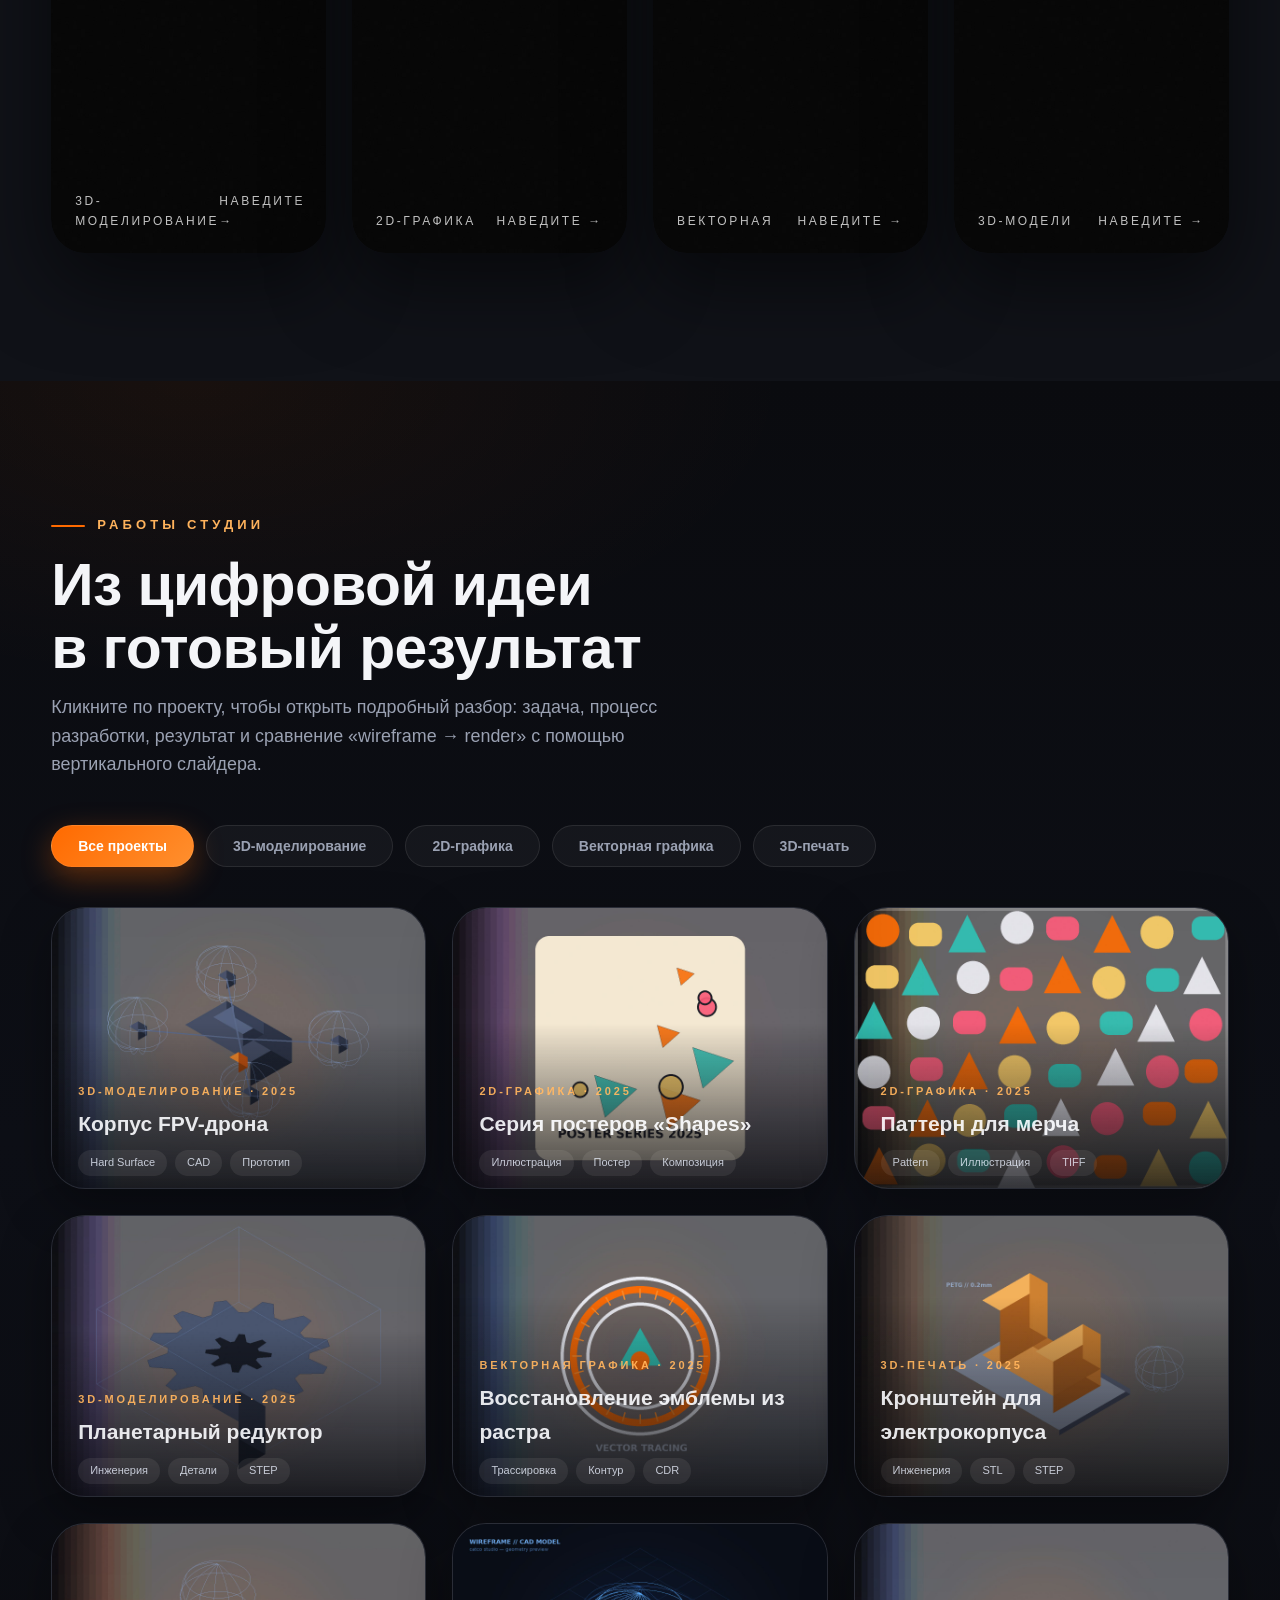
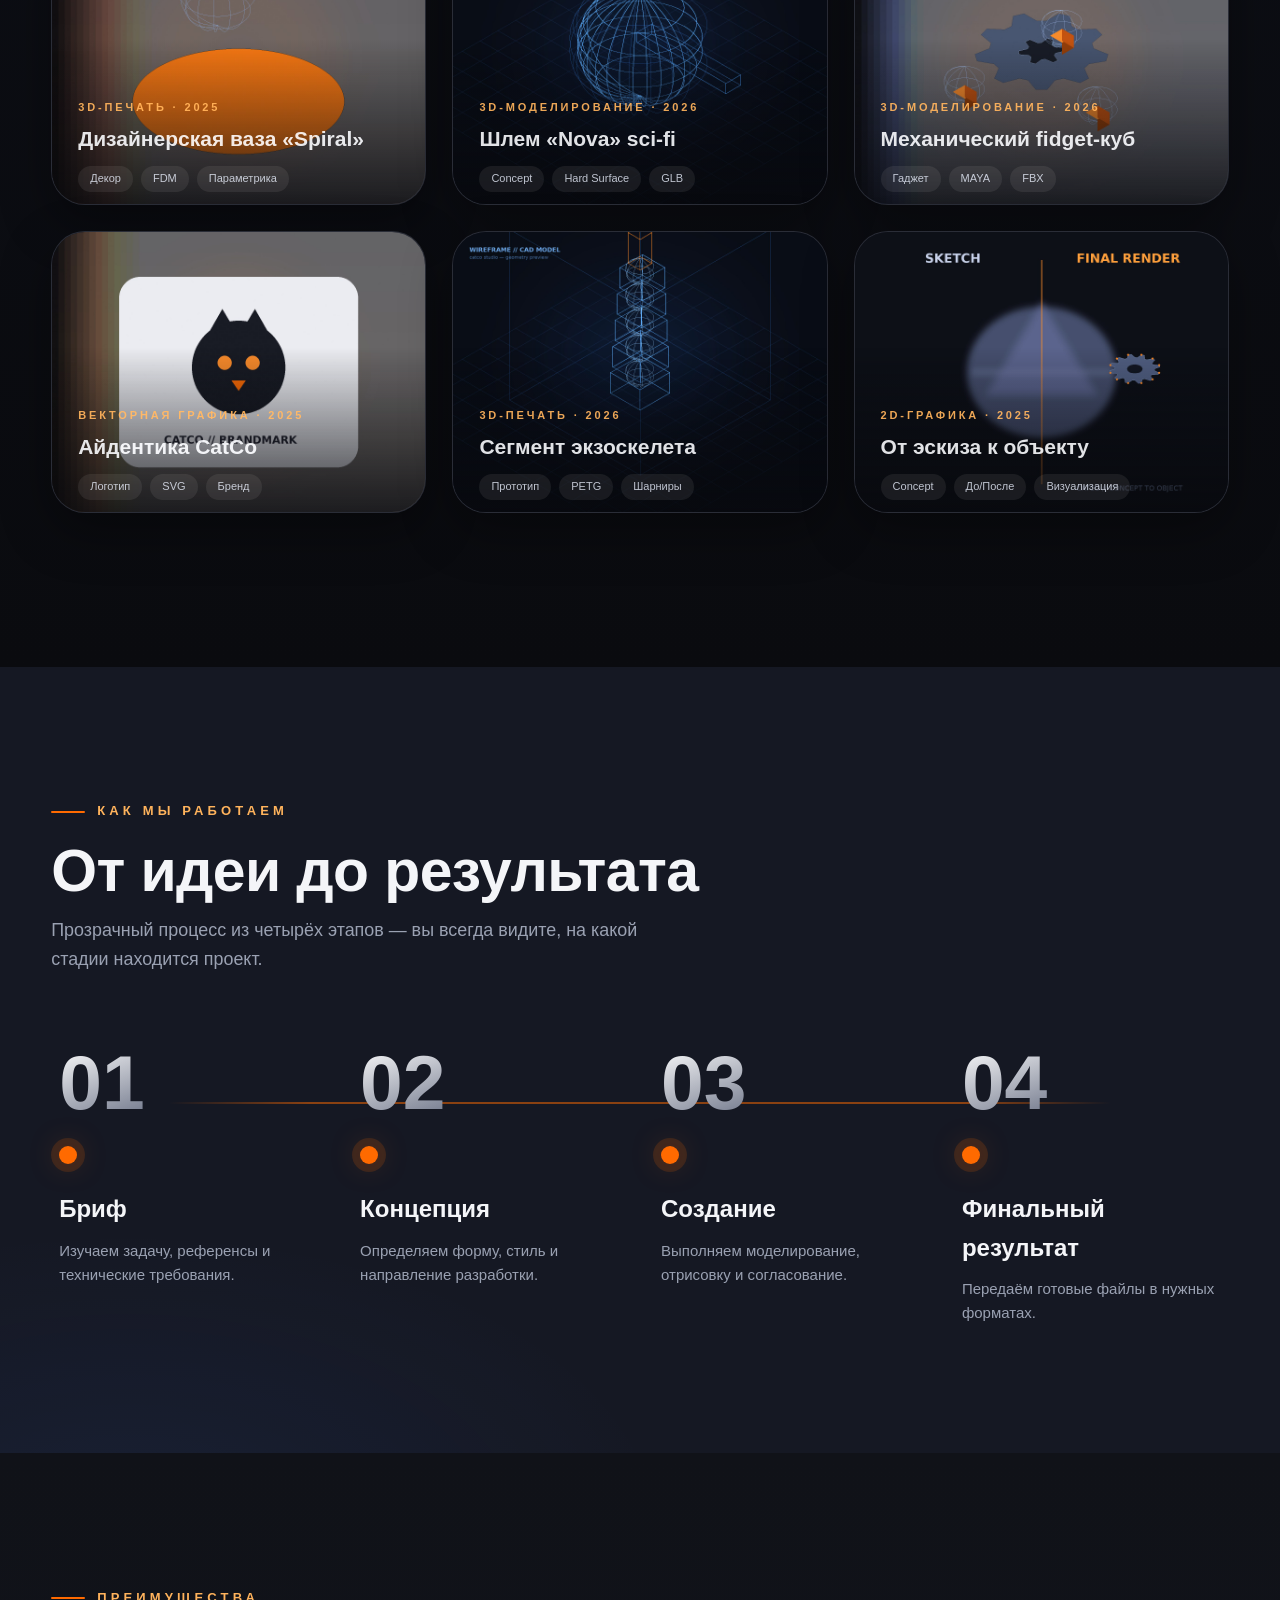
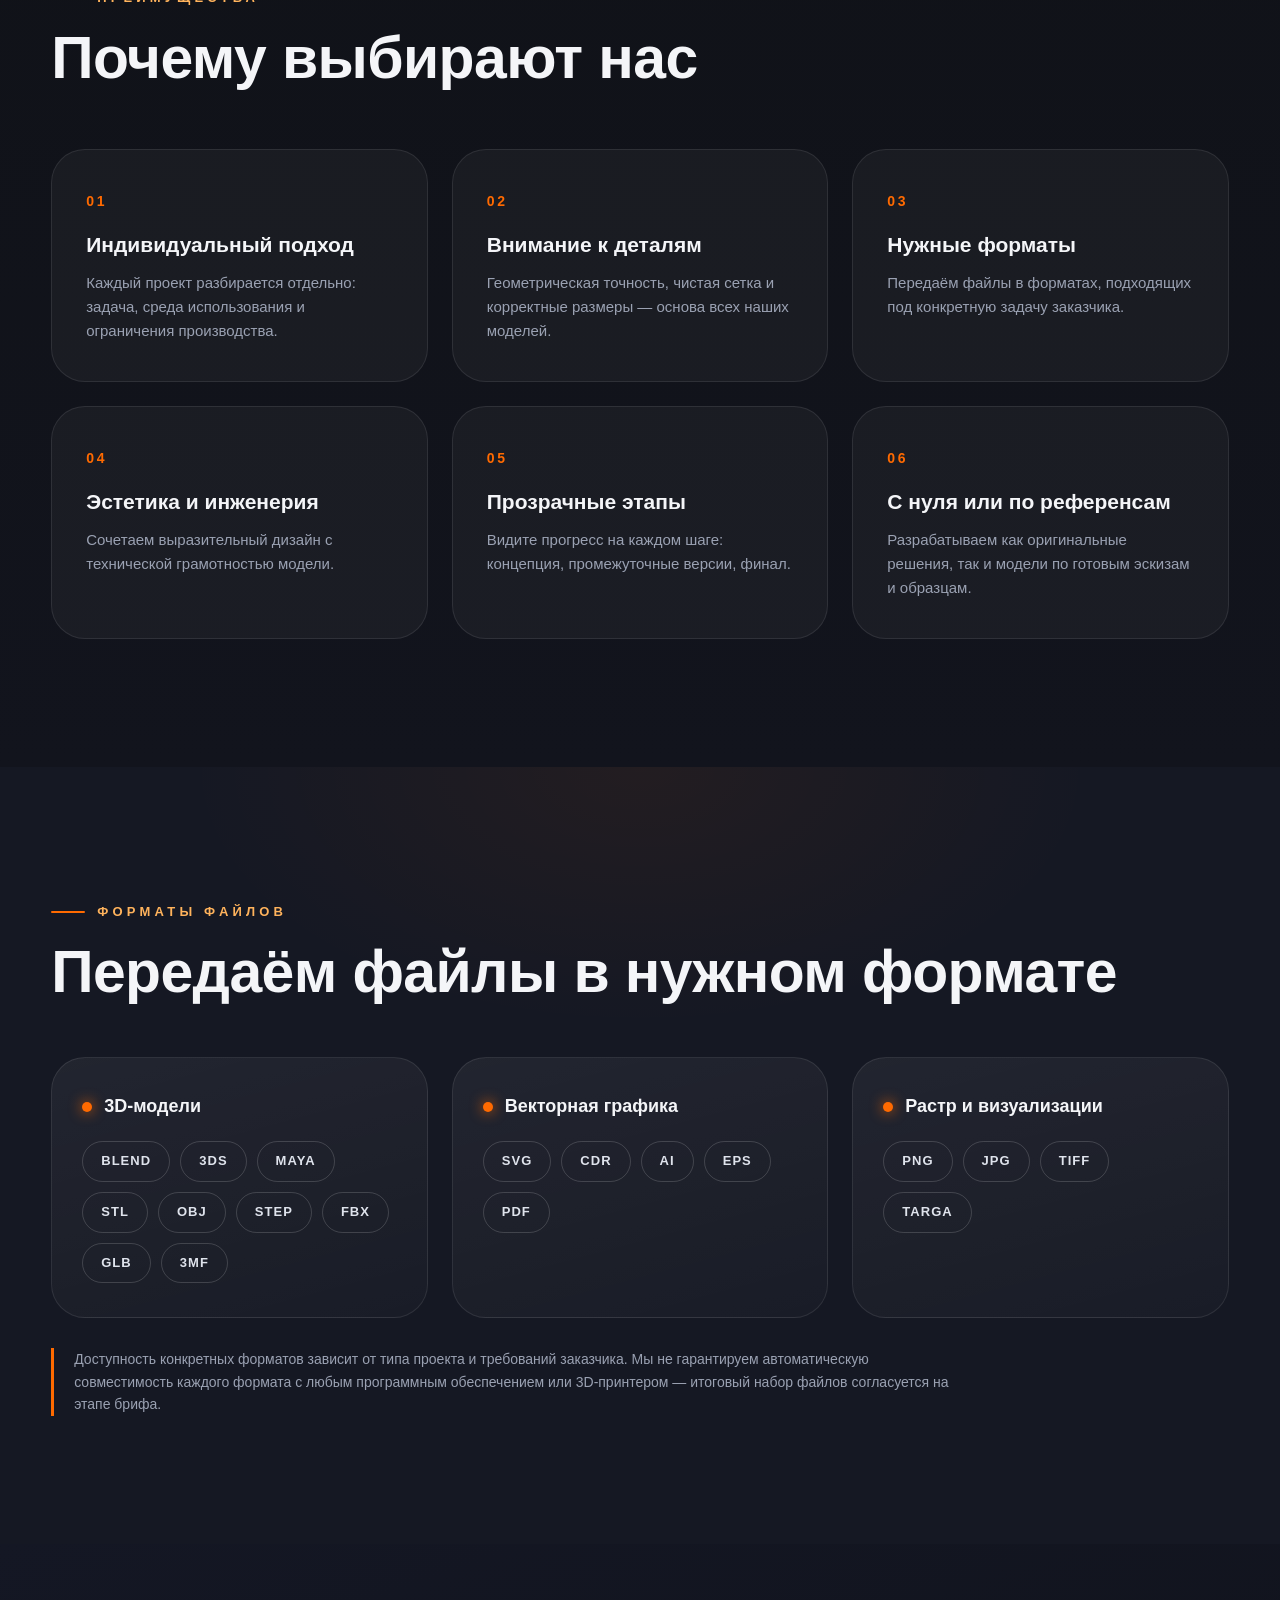
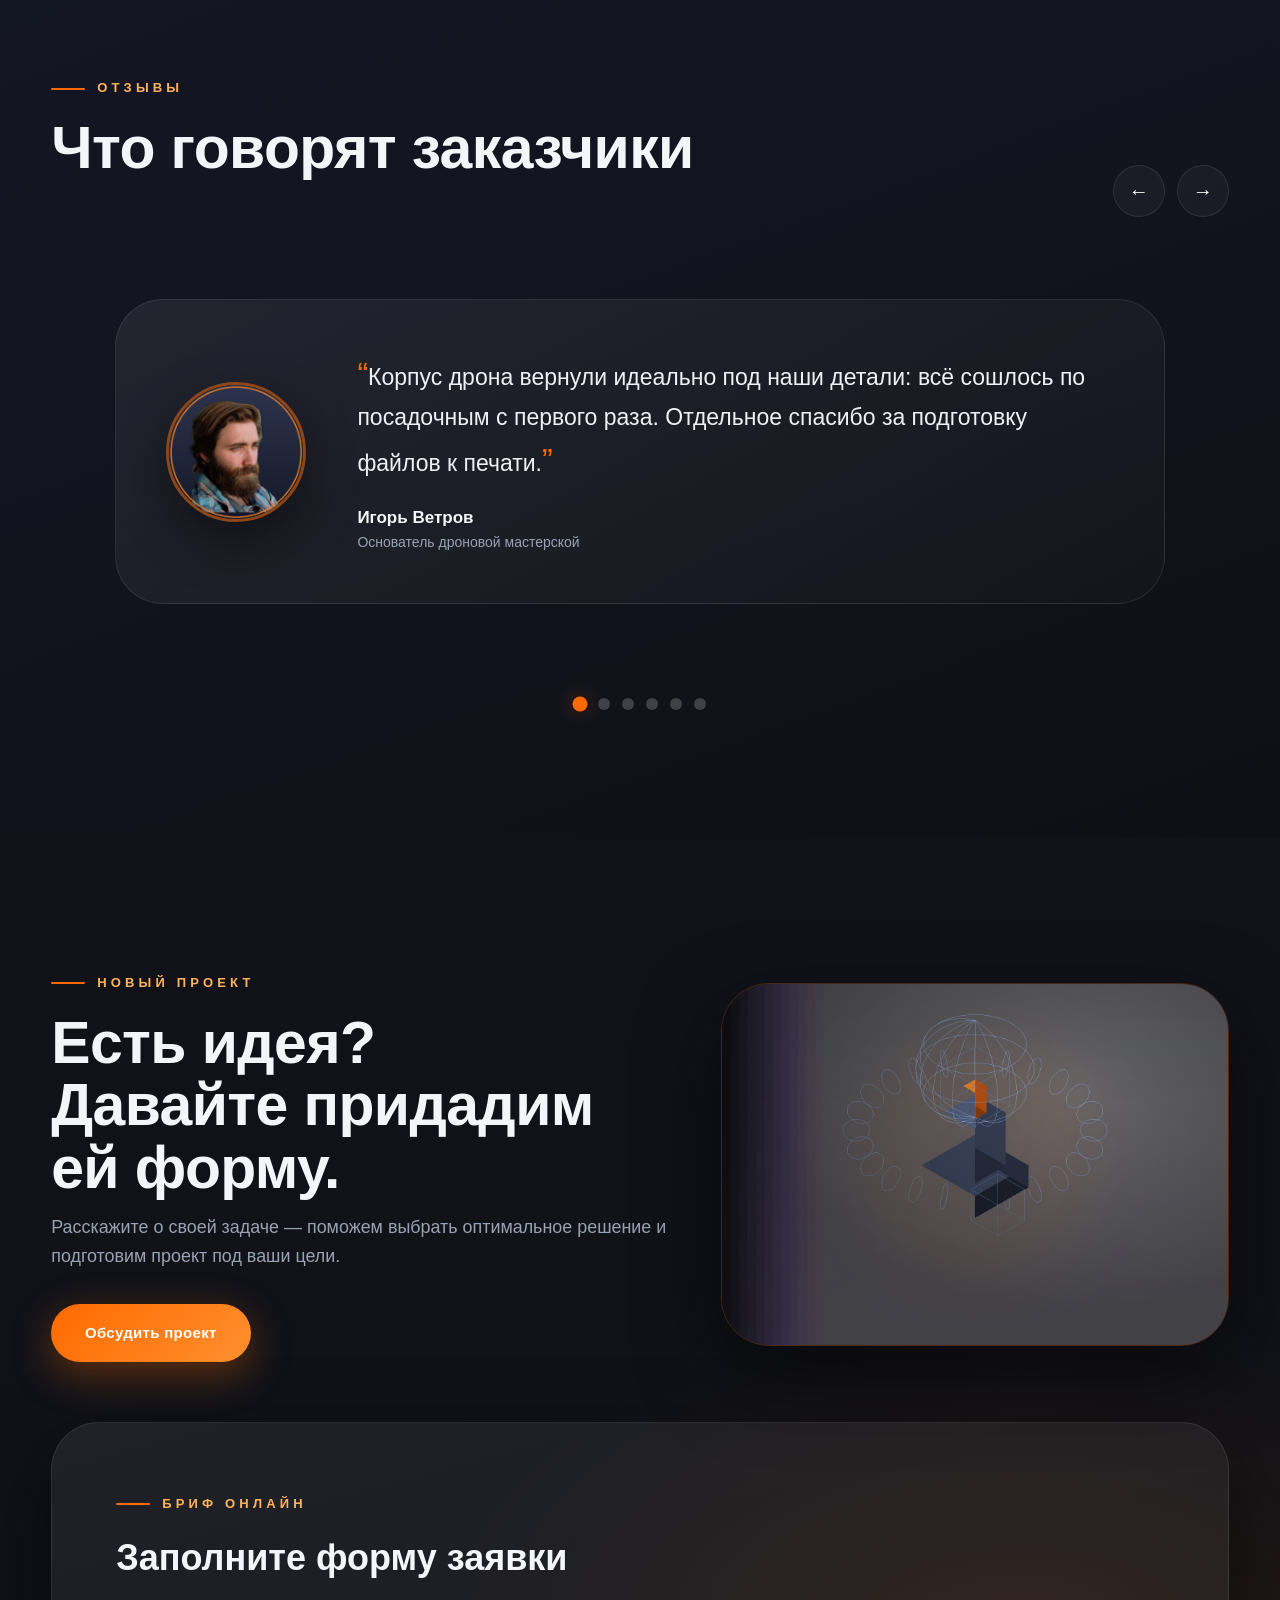
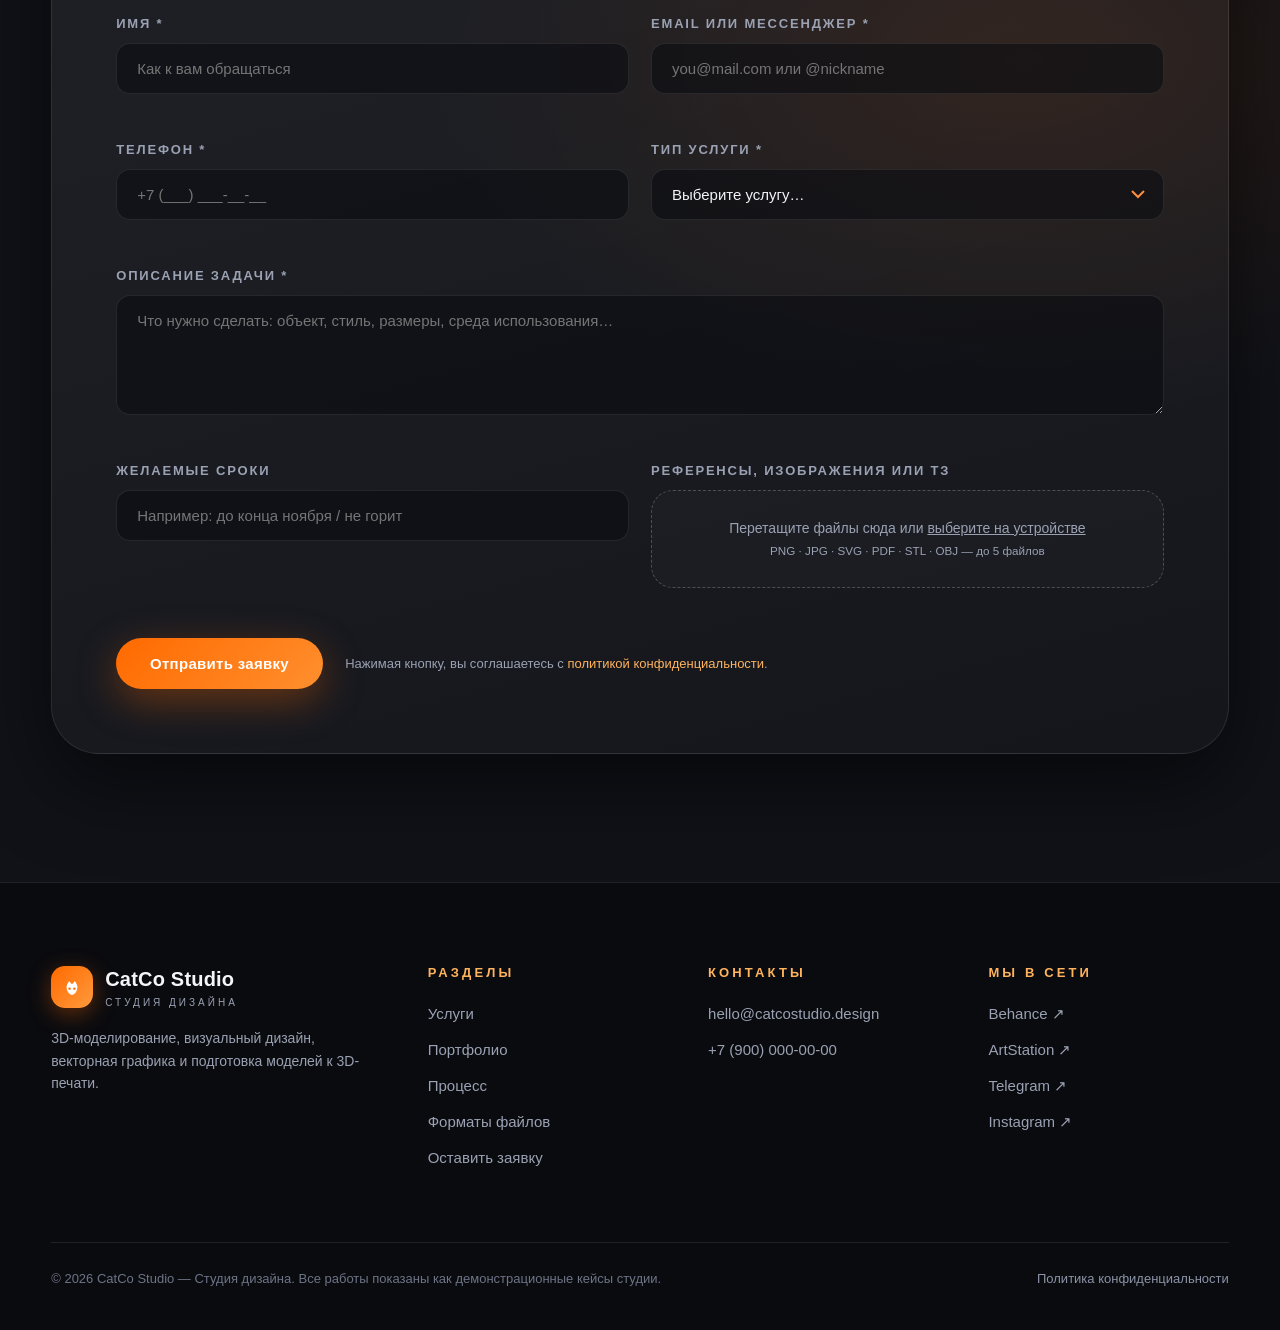
<file: openfile/catco-studio-open/index.html>
<!DOCTYPE html>
<html lang="ru">
<head>
  <meta charset="UTF-8">
  <meta name="viewport" content="width=device-width, initial-scale=1.0">
  <title>CatCo Studio — Студия дизайна · 3D-моделирование, графика, 3D-печать</title>
  <meta name="description" content="CatCo Studio — студия дизайна: 3D-моделирование, 2D и векторная графика, подготовка моделей к 3D-печати. Превращаем идеи в цифровую форму.">
  <link rel="icon" href="data:image/svg+xml,%3Csvg xmlns='http://www.w3.org/2000/svg' viewBox='0 0 64 64'%3E%3Crect width='64' height='64' rx='18' fill='%23ff6a00'/%3E%3Cpath d='M20 26l5-9 5 7h4l5-7 5 9c2 4 2 12-2 18-3 5-8 7-10 7s-7-2-10-7c-4-6-4-14-2-18z' fill='%23fff'/%3E%3Ccircle cx='26' cy='36' r='3' fill='%23ff6a00'/%3E%3Ccircle cx='38' cy='36' r='3' fill='%23ff6a00'/%3E%3C/svg%3E">
  <link rel="stylesheet" href="./css/style.css">
</head>
<body>

  <!-- ============ НАВИГАЦИЯ ============ -->
  <header class="nav" id="nav">
    <a class="logo" href="#home" aria-label="CatCo Studio — на главную">
      <span class="logo-mark" aria-hidden="true">
        <svg viewBox="0 0 64 64"><path d="M20 26l5-9 5 7h4l5-7 5 9c2 4 2 12-2 18-3 5-8 7-10 7s-7-2-10-7c-4-6-4-14-2-18z" fill="#fff"/><circle cx="26" cy="36" r="3" fill="#ff6a00"/><circle cx="38" cy="36" r="3" fill="#ff6a00"/></svg>
      </span>
      <span>CatCo Studio<small>Студия дизайна</small></span>
    </a>
    <nav class="nav-links" id="navLinks" aria-label="Основная навигация">
      <a href="#services">Услуги</a>
      <a href="#portfolio">Портфолио</a>
      <a href="#process">Процесс</a>
      <a href="#whyus">О студии</a>
      <a href="#reviews">Отзывы</a>
      <a href="#order">Контакты</a>
    </nav>
    <a href="#order" class="btn btn-primary nav-cta">Обсудить проект</a>
    <button class="burger" id="burger" aria-label="Меню"><span></span><span></span><span></span></button>
  </header>

  <!-- ============ HERO ============ -->
  <section class="hero" id="home">
    <div class="hero-bg" id="heroBg" aria-hidden="true"><!-- слайды из data.json --></div>

    <div class="hero-inner">
      <div class="hero-copy">
        <span class="eyebrow reveal visible">Digital Design · 3D · Vector</span>
        <h1 id="heroTitle" class="reveal visible">Превращаем идеи<br>в <span class="grad">цифровую форму</span></h1>
        <p class="sub reveal visible d1" id="heroSub">3D-моделирование, визуальный дизайн и векторная графика. Создаём цифровые объекты, которые впечатляют на экране и обретают физическую форму.</p>
        <div class="hero-actions reveal visible d2">
          <a href="#order" class="btn btn-primary">Обсудить проект</a>
          <a href="#portfolio" class="btn btn-ghost" id="toWorks">Смотреть работы ↓</a>
        </div>
        <div class="hero-stats reveal visible d3">
          <div><b>3D</b>моделирование и прототипы</div>
          <div><b>2D / SVG</b>графика любой сложности</div>
          <div><b>FDM / SLA</b>подготовка к печати</div>
        </div>
      </div>
      <div id="hero-canvas-wrap" aria-hidden="true">
        <div class="hero-orbit-label">// live 3D preview — hardsurface concept</div>
      </div>
    </div>

    <div class="hero-dots" id="heroDots" role="tablist" aria-label="Фоновый слайдер"></div>
    <div class="scroll-hint" aria-hidden="true"><i></i>scroll</div>
  </section>

  <!-- ============ УСЛУГИ ============ -->
  <section id="services">
    <div class="container">
      <span class="eyebrow reveal">Что мы делаем</span>
      <h2 class="section-title reveal">Четыре направления —<br>один уровень точности</h2>
      <p class="section-sub reveal d1">Наведите курсор на карточку, чтобы узнать подробности. Каждая услуга — от концепта до файлов, готовых к использованию.</p>
      <div class="services-grid" id="servicesGrid"><!-- flip-карточки из data.json --></div>
    </div>
  </section>

  <!-- ============ ПОРТФОЛИО ============ -->
  <section id="portfolio">
    <div class="container">
      <span class="eyebrow reveal">Работы студии</span>
      <h2 class="section-title reveal">Из цифровой идеи<br>в готовый результат</h2>
      <p class="section-sub reveal d1">Кликните по проекту, чтобы открыть подробный разбор: задача, процесс разработки, результат и сравнение «wireframe → render» с помощью вертикального слайдера.</p>
      <div class="filters reveal d1" id="filters" role="group" aria-label="Фильтры портфолио"></div>
      <div class="gallery" id="gallery"></div>
    </div>
  </section>

  <!-- ============ ПРОЦЕСС ============ -->
  <section id="process">
    <div class="container">
      <span class="eyebrow reveal">Как мы работаем</span>
      <h2 class="section-title reveal">От идеи до результата</h2>
      <p class="section-sub reveal d1">Прозрачный процесс из четырёх этапов — вы всегда видите, на какой стадии находится проект.</p>
      <div class="process-track" id="processTrack"></div>
    </div>
  </section>

  <!-- ============ ПОЧЕМУ МЫ ============ -->
  <section id="whyus">
    <div class="container">
      <span class="eyebrow reveal">Преимущества</span>
      <h2 class="section-title reveal">Почему выбирают нас</h2>
      <div class="why-grid" id="whyGrid"></div>
    </div>
  </section>

  <!-- ============ ФОРМАТЫ ============ -->
  <section id="formats">
    <div class="container">
      <span class="eyebrow reveal">Форматы файлов</span>
      <h2 class="section-title reveal">Передаём файлы в нужном формате</h2>
      <div class="formats-wrap" id="formatsWrap"></div>
      <p class="formats-note reveal" id="formatsNote"></p>
    </div>
  </section>

  <!-- ============ ОТЗЫВЫ ============ -->
  <section id="reviews">
    <div class="container">
      <span class="eyebrow reveal">Отзывы</span>
      <h2 class="section-title reveal">Что говорят заказчики</h2>
      <div class="t-slider reveal d1">
        <div class="t-arrows">
          <button class="t-arrow" id="tPrev" aria-label="Предыдущий отзыв">←</button>
          <button class="t-arrow" id="tNext" aria-label="Следующий отзыв">→</button>
        </div>
        <div class="t-viewport"><div class="t-track" id="tTrack"></div></div>
        <div class="t-dots" id="tDots"></div>
      </div>
    </div>
  </section>

  <!-- ============ ЗАКАЗ ПРОЕКТА (CTA + ФОРМА) ============ -->
  <section id="order">
    <div class="container">
      <div class="order-grid">
        <div>
          <span class="eyebrow reveal">Новый проект</span>
          <h2 class="section-title reveal">Есть идея?<br>Давайте придадим ей форму.</h2>
          <p class="section-sub reveal d1">Расскажите о своей задаче — поможем выбрать оптимальное решение и подготовим проект под ваши цели.</p>
          <div class="reveal d2" style="margin-top:34px"><a href="#briefForm" class="btn btn-primary">Обсудить проект</a></div>
        </div>
        <div class="order-visual reveal d2">
          <img src="./assets/img/gen/cta_scene.jpg" alt="Абстрактная sci-fi 3D-композиция из геометрических объектов CatCo Studio" loading="lazy">
        </div>
      </div>

      <!-- ---------- ФОРМА ЗАЯВКИ ---------- -->
      <div class="form-card reveal" id="briefForm">
        <span class="eyebrow">Бриф онлайн</span>
        <h3 style="font-size:clamp(24px,3vw,36px);margin:14px 0 28px;">Заполните форму заявки</h3>
        <form id="orderForm" novalidate>
          <div class="form-grid">
            <div class="field">
              <label for="fName">Имя *</label>
              <input type="text" id="fName" name="name" placeholder="Как к вам обращаться" autocomplete="name">
              <span class="err-msg" data-for="fName"></span>
            </div>
            <div class="field">
              <label for="fContact">Email или мессенджер *</label>
              <input type="text" id="fContact" name="contact" placeholder="you@mail.com или @nickname" autocomplete="email">
              <span class="err-msg" data-for="fContact"></span>
            </div>
            <div class="field">
              <label for="fPhone">Телефон *</label>
              <input type="tel" id="fPhone" name="phone" placeholder="+7 (___) ___-__-__" autocomplete="tel">
              <span class="err-msg" data-for="fPhone"></span>
            </div>
            <div class="field">
              <label for="fService">Тип услуги *</label>
              <select id="fService" name="service">
                <option value="">Выберите услугу…</option>
              </select>
              <span class="err-msg" data-for="fService"></span>
            </div>
            <div class="field full">
              <label for="fDesc">Описание задачи *</label>
              <textarea id="fDesc" name="description" placeholder="Что нужно сделать: объект, стиль, размеры, среда использования…"></textarea>
              <span class="err-msg" data-for="fDesc"></span>
            </div>
            <div class="field">
              <label for="fDeadline">Желаемые сроки</label>
              <input type="text" id="fDeadline" name="deadline" placeholder="Например: до конца ноября / не горит">
              <span class="err-msg" data-for="fDeadline"></span>
            </div>
            <div class="field">
              <label>Референсы, изображения или ТЗ</label>
              <div class="dropzone" id="dropzone" tabindex="0" role="button" aria-label="Прикрепить файлы">
                Перетащите файлы сюда или <u>выберите на устройстве</u><br>
                <small>PNG · JPG · SVG · PDF · STL · OBJ — до 5 файлов</small>
              </div>
              <input type="file" id="fFiles" name="files" multiple hidden accept=".png,.jpg,.jpeg,.webp,.svg,.pdf,.ai,.eps,.cdr,.stl,.obj,.step,.stp,.fbx,.glb,.3mf,.blend,.zip,.rar">
              <div class="file-list" id="fileList"></div>
            </div>
          </div>
          <div class="form-foot">
            <button type="submit" class="btn btn-primary" id="submitBtn">Отправить заявку</button>
            <p class="form-note">Нажимая кнопку, вы соглашаетесь с <a href="#" class="pp-link" style="color:var(--accent-2)">политикой конфиденциальности</a>.</p>
          </div>
          <div class="form-status" id="formStatus" role="status" aria-live="polite"></div>
        </form>
      </div>
    </div>
  </section>

  <!-- ============ КОНТАКТЫ / ФУТЕР ============ -->
  <footer id="contacts">
    <div class="container">
      <div class="footer-grid">
        <div class="footer-about">
          <a class="logo" href="#home">
            <span class="logo-mark" aria-hidden="true"><svg viewBox="0 0 64 64"><path d="M20 26l5-9 5 7h4l5-7 5 9c2 4 2 12-2 18-3 5-8 7-10 7s-7-2-10-7c-4-6-4-14-2-18z" fill="#fff"/><circle cx="26" cy="36" r="3" fill="#ff6a00"/><circle cx="38" cy="36" r="3" fill="#ff6a00"/></svg></span>
            <span>CatCo Studio<small>Студия дизайна</small></span>
          </a>
          <p id="footerDesc">3D-моделирование, визуальный дизайн, векторная графика и подготовка моделей к 3D-печати.</p>
        </div>
        <div class="footer-col">
          <h4>Разделы</h4>
          <a href="#services">Услуги</a>
          <a href="#portfolio">Портфолио</a>
          <a href="#process">Процесс</a>
          <a href="#formats">Форматы файлов</a>
          <a href="#order">Оставить заявку</a>
        </div>
        <div class="footer-col">
          <h4>Контакты</h4>
          <a href="mailto:hello@catcostudio.design" id="footerEmail">hello@catcostudio.design</a>
          <a href="tel:+79000000000" id="footerPhone">+7 (900) 000-00-00</a>
        </div>
        <div class="footer-col">
          <h4>Мы в сети</h4>
          <ul id="socialList"></ul>
        </div>
      </div>
      <div class="footer-bottom">
        <span>© <span id="year"></span> CatCo Studio — Студия дизайна. Все работы показаны как демонстрационные кейсы студии.</span>
        <a href="#" class="pp-link">Политика конфиденциальности</a>
      </div>
    </div>
  </footer>

  <!-- модалка проекта -->
  <div class="modal" id="projectModal" role="dialog" aria-modal="true" aria-label="Карточка проекта">
    <div class="modal-card">
      <button class="modal-close" id="modalClose" aria-label="Закрыть">✕</button>
      <div id="modalContent"></div>
    </div>
  </div>

  <!-- модалка политики -->
  <div class="pp-modal" id="ppModal" role="dialog" aria-modal="true" aria-label="Политика конфиденциальности">
    <div class="pp-card">
      <button class="modal-close" id="ppClose" aria-label="Закрыть">✕</button>
      <h3>Политика конфиденциальности</h3>
      <p>CatCo Studio («студия») обрабатывает персональные данные пользователей исключительно для обратной связи по заявкам на проектирование и дизайн-услуги.</p>
      <ul>
        <li>Мы собираем только те данные, которые вы указываете добровольно в форме заявки: имя, контакты, описание задачи и прикреплённые материалы.</li>
        <li>Данные используются только для связи с вами и подготовки коммерческого предложения; третьим лицам не передаются.</li>
        <li>До подключения сервера обработки форм все поля заявки сохраняются локально в вашем браузере (localStorage) и никуда не отправляются.</li>
        <li>Вы можете удалить свои данные, очистив localStorage сайта, или попросить нас прекратить обработку, написав на почту студии.</li>
        <li>Сайт не использует рекламные трекеры и аналитику, собирающую персональные данные.</li>
      </ul>
      <p>По вопросам обработки данных пишите на <a href="mailto:hello@catcostudio.design" style="color:var(--accent-2)">hello@catcostudio.design</a>.</p>
    </div>
  </div>

  <!-- three.js — локальная копия библиотеки (резервный CDN) -->
  <!-- Данные встроены в страницу: работают при экспорте в Publii без отдельного запроса data.json -->
  <script id="catco-data" type="application/json">
{"studio":{"name":"CatCo Studio","tagline":"Студия дизайна","description":"3D-моделирование, визуальный дизайн, векторная графика и подготовка моделей к 3D-печати.","email":"hello@catcostudio.design","phone":"+7 (900) 000-00-00","social":[{"label":"Behance","url":"https://www.behance.net/"},{"label":"ArtStation","url":"https://www.artstation.com/"},{"label":"Telegram","url":"https://web.telegram.org/"},{"label":"Instagram","url":"https://www.instagram.com/"}]},"hero":{"title":"Превращаем идеи в цифровую форму","subtitle":"3D-моделирование, визуальный дизайн и векторная графика. Создаём цифровые объекты, которые впечатляют на экране и обретают физическую форму.","ctaPrimary":"Обсудить проект","ctaSecondary":"Смотреть работы","slides":[{"src":"assets/img/gen/hero1_render.jpg","alt":"3D-рендер цифровой модели"},{"src":"assets/img/gen/hero2_vector.jpg","alt":"Яркая векторная иллюстрация"},{"src":"assets/img/gen/hero3_printer.jpg","alt":"Современный 3D-принтер"}]},"services":[{"num":"01","title":"3D-моделирование","desc":"Создание трёхмерных объектов, предметных моделей, деталей, корпусов, концептуальных форм и цифровых прототипов.","img":"assets/img/gen/svc_3d.jpg"},{"num":"02","title":"2D-графика и дизайн","desc":"Разработка графических материалов, иллюстраций, рекламной графики, концептов, визуальных элементов и цифрового контента.","img":"assets/img/gen/svc_2d.jpg"},{"num":"03","title":"Векторная графика","desc":"Перевод изображений в вектор, отрисовка логотипов, создание SVG-графики, контуров, технических схем и масштабируемых иллюстраций.","img":"assets/img/gen/svc_vector.jpg"},{"num":"04","title":"3D-модели для печати","desc":"Разработка и подготовка моделей для 3D-печати: проверка геометрии, толщины стенок, замкнутости сетки, зазоров и других параметров, важных для производства физического объекта.","img":"assets/img/gen/svc_print.jpg"}],"portfolioFilters":[{"id":"all","label":"Все проекты"},{"id":"modeling","label":"3D-моделирование"},{"id":"graphics","label":"2D-графика"},{"id":"vector","label":"Векторная графика"},{"id":"print","label":"3D-печать"}],"projects":[{"id":"drone","title":"Корпус FPV-дрона","category":"modeling","categoryLabel":"3D-моделирование","year":"2025","tags":["Hard Surface","CAD","Прототип"],"cover":"assets/img/gen/p_drone.jpg","task":"Проектирование лёгкого защитного корпуса гоночного FPV-дрона с посадочными местами под электродвигатели и стандартную крепёжную платину.","process":["Сбор референсов и габаритных требований","Моделирование силовой рамы и обтекателей","Проверка зазоров под пропеллеры","Подготовка файлов для FDM-печати"],"result":"Компактный корпус с интегрированными рёбрами жёсткости, напечатанный и протестированный заказчиком.","gallery":[{"src":"assets/img/gen/p_drone_wire.jpg","caption":"Каркас модели (wireframe)"},{"src":"assets/img/gen/p_drone.jpg","caption":"Финальный визуализированный образ"}],"compare":{"before":"assets/img/gen/p_drone_wire.jpg","after":"assets/img/gen/p_drone.jpg","beforeLabel":"Wireframe","afterLabel":"Render"}},{"id":"gear","title":"Планетарный редуктор","category":"modeling","categoryLabel":"3D-моделирование","year":"2025","tags":["Инженерия","Детали","STEP"],"cover":"assets/img/gen/p_gear.jpg","task":"Моделирование комплекта шестерён малогабаритного редуктора с корректным зацеплением и техническими допусками.","process":["Расчёт передаточного отношения","Параметрическое моделирование зубчатого профиля","Сборка узла и проверка зацепления","Экспорт в STEP и STL"],"result":"Полная параметрическая сборка редуктора, пригодная для ЧПУ-изготовления и 3D-печати прототипа.","gallery":[{"src":"assets/img/gen/p_gear.jpg","caption":"Сборка редуктора"}]},{"id":"vase","title":"Дизайнерская ваза «Spiral»","category":"print","categoryLabel":"3D-печать","year":"2025","tags":["Декор","FDM","Параметрика"],"task":"Разработка декоративной вазы со спиральным профилем, оптимизированной под послойную FDM-печать без поддержек.","process":["Параметрический скрипт поверхности","Анализ нависаний и толщины стенок","Замыкание сетки и подготовка 3MF","Тестовая печать образца"],"result":"Модель с равномерной толщиной стенки 2,4 мм, напечатанная в один проход без поддержек.","gallery":[{"src":"assets/img/gen/p_vase.jpg","caption":"Ваза Spiral"}],"cover":"assets/img/gen/p_vase.jpg"},{"id":"logo","title":"Айдентика CatCo","category":"vector","categoryLabel":"Векторная графика","year":"2025","tags":["Логотип","SVG","Бренд"],"task":"Отрисовка знаковой группы в векторе: геометрический кот-марк, адаптивный под любые размеры носителей.","process":["Построение сетки знака","Отрисовка контуров в кривых Безье","Настройка вариантов цвета","Экспорт SVG / AI / EPS / PDF"],"result":"Чистый масштабируемый векторный знак без трассировки растровых артефактов.","gallery":[{"src":"assets/img/gen/p_logo.jpg","caption":"Знак айдентики"}],"cover":"assets/img/gen/p_logo.jpg"},{"id":"poster","title":"Серия постеров «Shapes»","category":"graphics","categoryLabel":"2D-графика","year":"2025","tags":["Иллюстрация","Постер","Композиция"],"task":"Создание яркой серии печатных постеров на основе абстрактной геометрической композиции.","process":["Цветовая схема и палитра","Компоновка форм и ритма","Типографика серии","Подготовка к печати CMYK"],"result":"Три законченных плаката единой серии в печатном формате 60×85 см.","gallery":[{"src":"assets/img/gen/p_poster.jpg","caption":"Постер серии Shapes"}],"cover":"assets/img/gen/p_poster.jpg"},{"id":"emblem","title":"Восстановление эмблемы из растра","category":"vector","categoryLabel":"Векторная графика","year":"2025","tags":["Трассировка","Контур","CDR"],"task":"Перевод изношенного растрового изображения эмблемы в чистый вектор для печати на текстиле и УФ-вывеске.","process":["Анализ исходного растра","Ручная отрисовка контуров","Удаление артефактов сжатия","Передача SVG и CDR"],"result":"Масштабируемый вектор без потери геометрии оригинала.","gallery":[{"src":"assets/img/gen/p_emblem.jpg","caption":"Векторная эмблема"}],"cover":"assets/img/gen/p_emblem.jpg"},{"id":"helmet","title":"Шлем «Nova» sci-fi","category":"modeling","categoryLabel":"3D-моделирование","year":"2026","tags":["Concept","Hard Surface","GLB"],"task":"Концептуальное моделирование шлема в стилистике научной фантастики для использования в CGI-сцене и как AR-модель.","process":["Эскизы силуэта","Блокинг формы и сплайновые панели","Retopo и запекание нормалей","Сборка GLB для web/AR"],"result":"Готовая real-time модель с корректной сеткой и текстурами PBR.","gallery":[{"src":"assets/img/gen/p_helmet_wire.jpg","caption":"Сетка шлема"},{"src":"assets/img/gen/p_helmet.jpg","caption":"Финальный вид"}],"compare":{"before":"assets/img/gen/p_helmet_wire.jpg","after":"assets/img/gen/p_helmet.jpg","beforeLabel":"Wireframe","afterLabel":"Render"},"cover":"assets/img/gen/p_helmet_wire.jpg"},{"id":"exo","title":"Сегмент экзоскелета","category":"print","categoryLabel":"3D-печать","year":"2026","tags":["Прототип","PETG","Шарниры"],"task":"Моделирование шарнирного сегмента экзоскелета руки для печати на FDM-принтере с подвижными соединениями.","process":["Кинематическая схема сустава","Моделирование звеньев и осей","Расчёт print-in-place зазоров 0,3 мм","Нарезка и контроль деформаций"],"result":"Рабочий печатный прототип с подвижными узлами без дополнительного крепежа.","gallery":[{"src":"assets/img/gen/p_exo_wire.jpg","caption":"Каркас сегмента"},{"src":"assets/img/gen/p_exo.jpg","caption":"Готовая модель"}],"compare":{"before":"assets/img/gen/p_exo_wire.jpg","after":"assets/img/gen/p_exo.jpg","beforeLabel":"Wireframe","afterLabel":"Render"},"cover":"assets/img/gen/p_exo_wire.jpg"},{"id":"pattern","title":"Паттерн для мерча","category":"graphics","categoryLabel":"2D-графика","year":"2025","tags":["Pattern","Иллюстрация","TIFF"],"task":"Разработка бесшовного графического паттерна для печати на ткани и упаковке.","process":["Мотив и цветовая система","Построение бесшовного тайла","Проверка стыковки","Экспорт TIFF / PNG / SVG"],"result":"Бесшовный паттерн, готовый к ротационной печати.","gallery":[{"src":"assets/img/gen/p_tile.jpg","caption":"Бесшовный паттерн"}],"cover":"assets/img/gen/p_tile.jpg"},{"id":"bracket","title":"Кронштейн для электрокорпуса","category":"print","categoryLabel":"3D-печать","year":"2025","tags":["Инженерия","STL","STEP"],"task":"Подготовка металлического кронштейна к аддитивному производству: ремонт геометрии и контроль технологичности.","process":["Получение исходной CAD-модели","Проверка замкнутости и толщины стенок","Оптимизация ориентации печати","Выдача STL / 3MF с техкартой"],"result":"Модель, напечатанная с первого запуска без доработки геометрии.","gallery":[{"src":"assets/img/gen/p_printpart.jpg","caption":"Кронштейн на столе принтера"}],"cover":"assets/img/gen/p_printpart.jpg"},{"id":"fidget","title":"Механический fidget-куб","category":"modeling","categoryLabel":"3D-моделирование","year":"2026","tags":["Гаджет","MAYA","FBX"],"task":"Моделирование игрового механизма с подшипниками и вращающимися шестернями для серийного производства.","process":["Моделирование корпусных половин","Зубчатые вставки и оси","Проверка зазоров вращения","Экспорт FBX / OBJ / STL"],"result":"Полная сборка механизма, готовая к оснастке и печати опытной партии.","gallery":[{"src":"assets/img/gen/p_fidget.jpg","caption":"Механизм куба"}],"cover":"assets/img/gen/p_fidget.jpg"},{"id":"concept","title":"От эскиза к объекту","category":"graphics","categoryLabel":"2D-графика","year":"2025","tags":["Concept","До/После","Визуализация"],"task":"Показ полного цикла: от чернового концепт-эскиза до финального визуального образа изделия.","process":["Эскизная композиция","Уточнение формы","Материалы и свет","Финальный рендер"],"result":"Наглядное сравнение исходной идеи и готового результата.","gallery":[{"src":"assets/img/gen/p_concept.jpg","caption":"Sketch → Render"}],"compare":{"before":"assets/img/gen/p_concept.jpg","after":"assets/img/gen/p_gear.jpg","beforeLabel":"Эскиз","afterLabel":"Результат"},"cover":"assets/img/gen/p_concept.jpg"}],"process":[{"num":"01","title":"Бриф","desc":"Изучаем задачу, референсы и технические требования."},{"num":"02","title":"Концепция","desc":"Определяем форму, стиль и направление разработки."},{"num":"03","title":"Создание","desc":"Выполняем моделирование, отрисовку и согласование."},{"num":"04","title":"Финальный результат","desc":"Передаём готовые файлы в нужных форматах."}],"whyUs":[{"title":"Индивидуальный подход","desc":"Каждый проект разбирается отдельно: задача, среда использования и ограничения производства."},{"title":"Внимание к деталям","desc":"Геометрическая точность, чистая сетка и корректные размеры — основа всех наших моделей."},{"title":"Нужные форматы","desc":"Передаём файлы в форматах, подходящих под конкретную задачу заказчика."},{"title":"Эстетика и инженерия","desc":"Сочетаем выразительный дизайн с технической грамотностью модели."},{"title":"Прозрачные этапы","desc":"Видите прогресс на каждом шаге: концепция, промежуточные версии, финал."},{"title":"С нуля или по референсам","desc":"Разрабатываем как оригинальные решения, так и модели по готовым эскизам и образцам."}],"formats":[{"group":"3D-модели","items":["BLEND","3DS","MAYA","STL","OBJ","STEP","FBX","GLB","3MF"]},{"group":"Векторная графика","items":["SVG","CDR","AI","EPS","PDF"]},{"group":"Растр и визуализации","items":["PNG","JPG","TIFF","TARGA"]}],"formatsNote":"Доступность конкретных форматов зависит от типа проекта и требований заказчика. Мы не гарантируем автоматическую совместимость каждого формата с любым программным обеспечением или 3D-принтером — итоговый набор файлов согласуется на этапе брифа.","testimonials":[{"name":"Игорь Ветров","role":"Основатель дроновой мастерской","text":"Корпус дрона вернули идеально под наши детали: всё сошлось по посадочным с первого раза. Отдельное спасибо за подготовку файлов к печати.","avatar":"assets/img/gen/av1.png"},{"name":"Марина Соловьёва","role":"Арт-директор рекламного агентства","text":"Векторную графику сделали быстро и чисто — логотип отлично держится и на визитке, и на билборде. Приятно работать с командой, которая понимает задачу.","avatar":"assets/img/gen/av2.png"},{"name":"Алексей Дорн","role":"Инженер-конструктор","text":"Редуктор смоделирован аккуратно, зазоры и зацепление проверены. Получил STEP-файлы, которые сразу встали в нашу сборку без переделок.","avatar":"assets/img/gen/av3.png"},{"name":"Елена Ким","role":"Владелец бренда декора","text":"Ваза для печати получилась именно такой, как на эскизе, и напечаталась без поддержек. Видно, что думают о производстве ещё на этапе модели.","avatar":"assets/img/gen/av4.png"},{"name":"Дмитрий Волков","role":"Продакт-менеджер gadget-стартапа","text":"Люблю их процесс: этапы прозрачные, всегда видно промежуточный результат. Механизм fidget-куба собрали в срок и во всех нужных форматах.","avatar":"assets/img/gen/av5.png"},{"name":"Анна Райт","role":"Иллюстратор","text":"Заказывала перевод старых растровых эмблем в вектор. Результат безупречный — чистые кривые Безье, никаких артефактов автотрассировки.","avatar":"assets/img/gen/av6.png"}],"serviceOptions":["3D-моделирование","2D-графика","Векторная отрисовка","Подготовка моделей к 3D-печати","Другое / пока не определился"],"form":{"backendConfigured":false,"endpoint":"","note":"Отправка заявки через backend или сервис обработки форм ещё не настроена. Форма выполняет проверку данных и сохраняет черновик обращения локально в браузере; реальная доставка письма не выполняется."}}
</script>
  <script>window.CATCO_DATA = JSON.parse(document.getElementById("catco-data").textContent);</script>
  <script src="./js/three.min.js"></script>
  <script src="./js/main.js"></script>
</body>
</html>
</file>
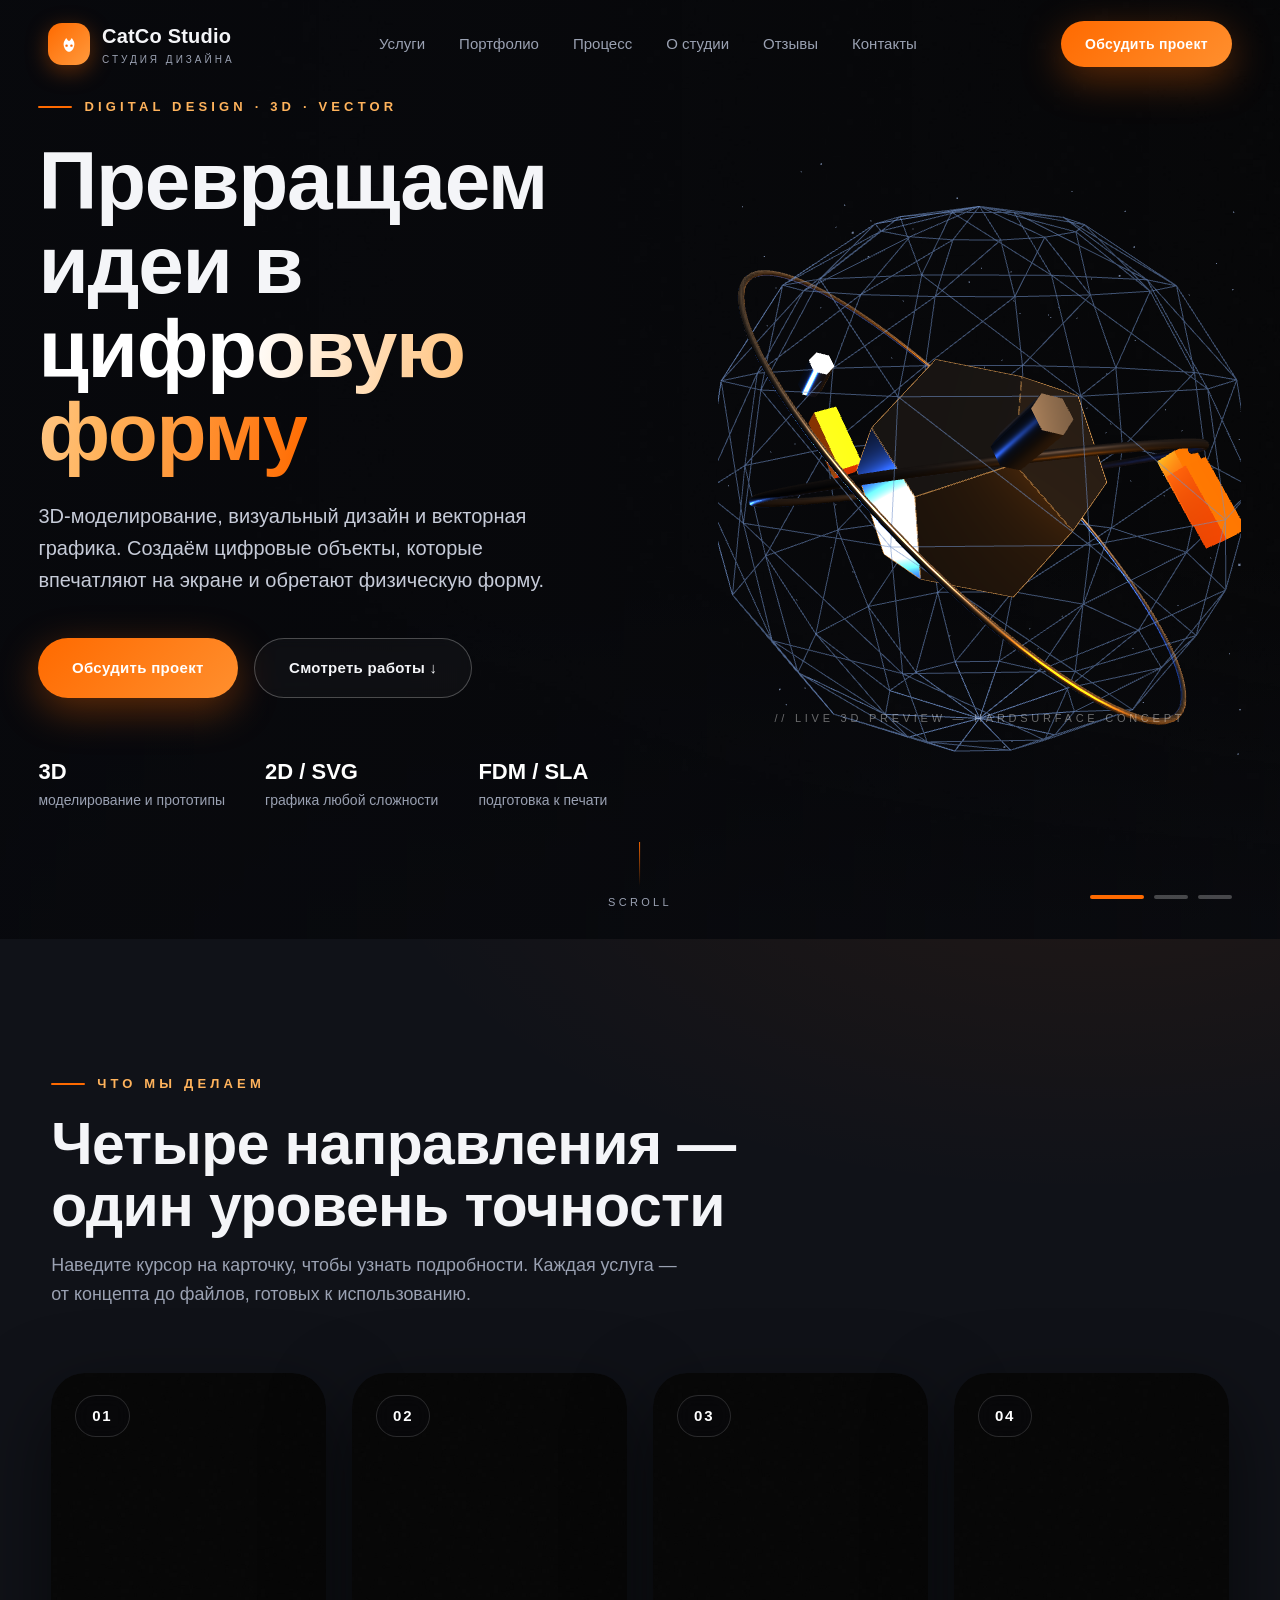
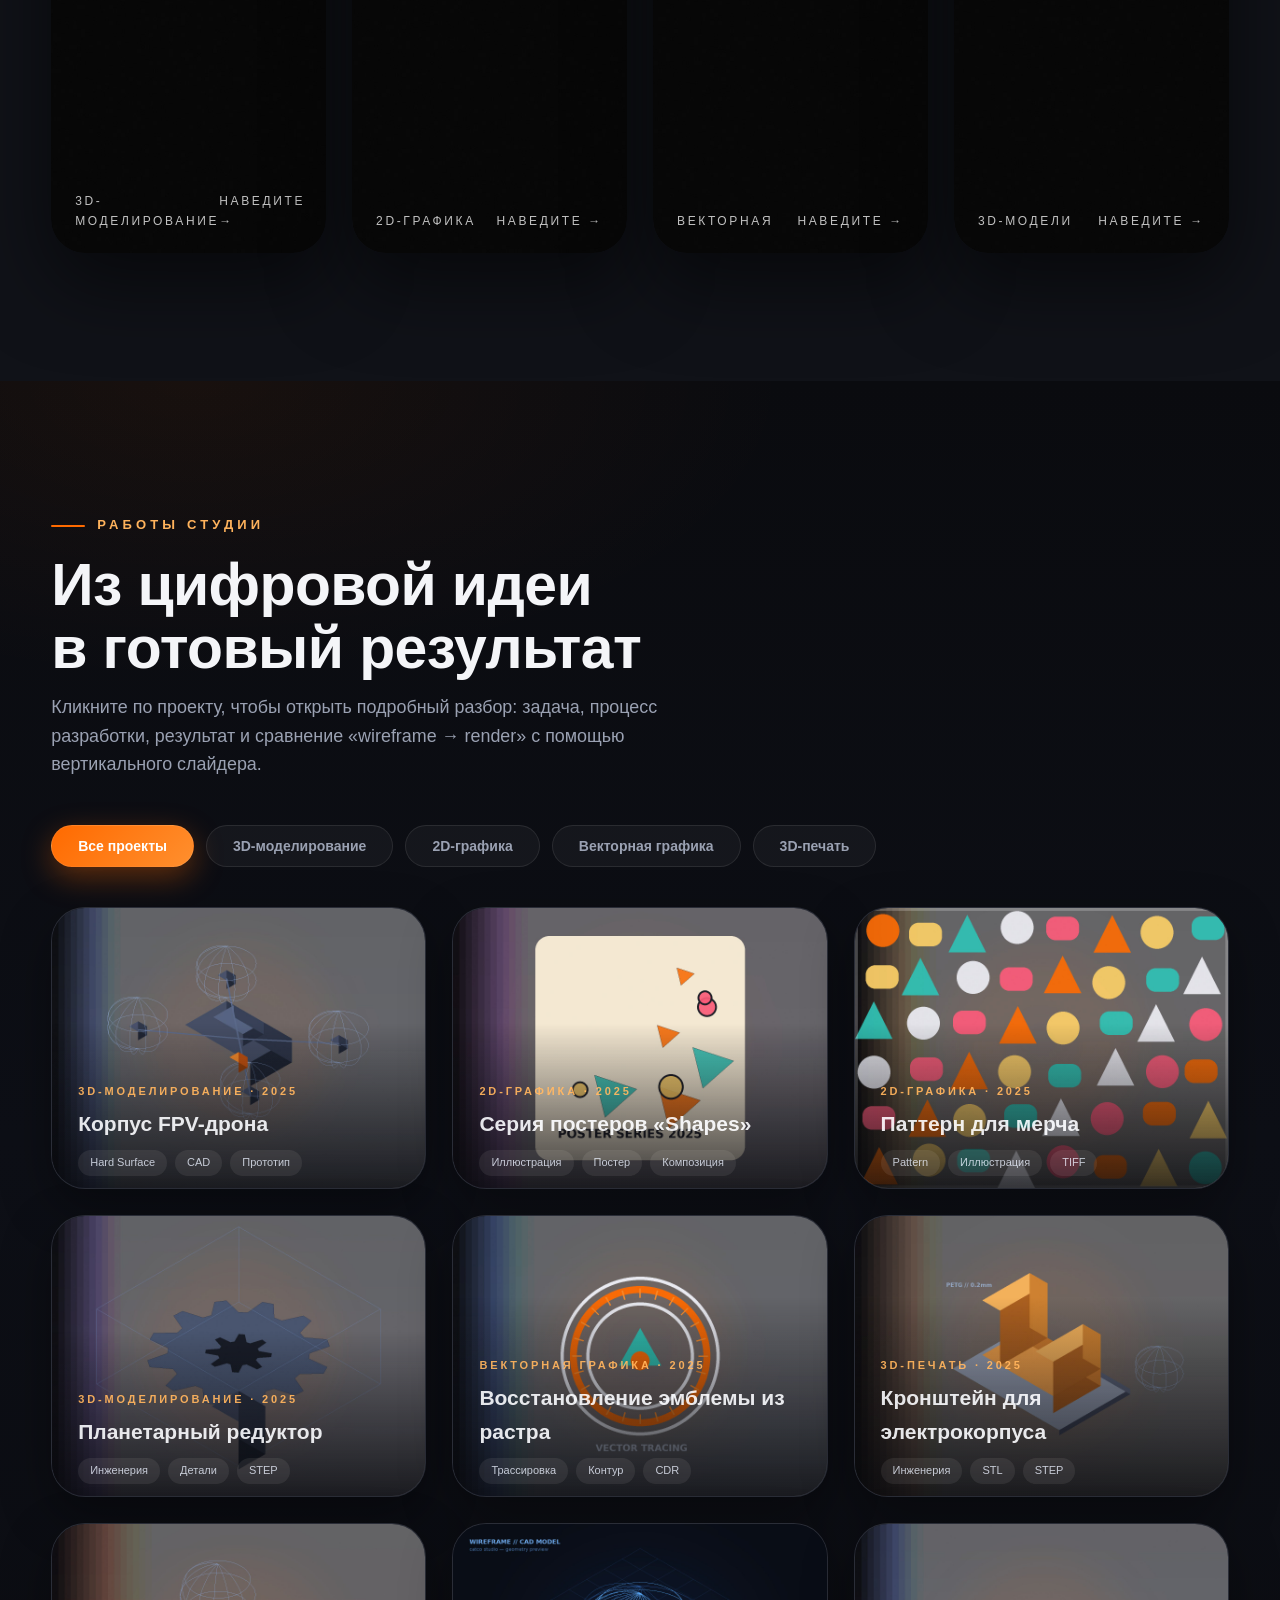
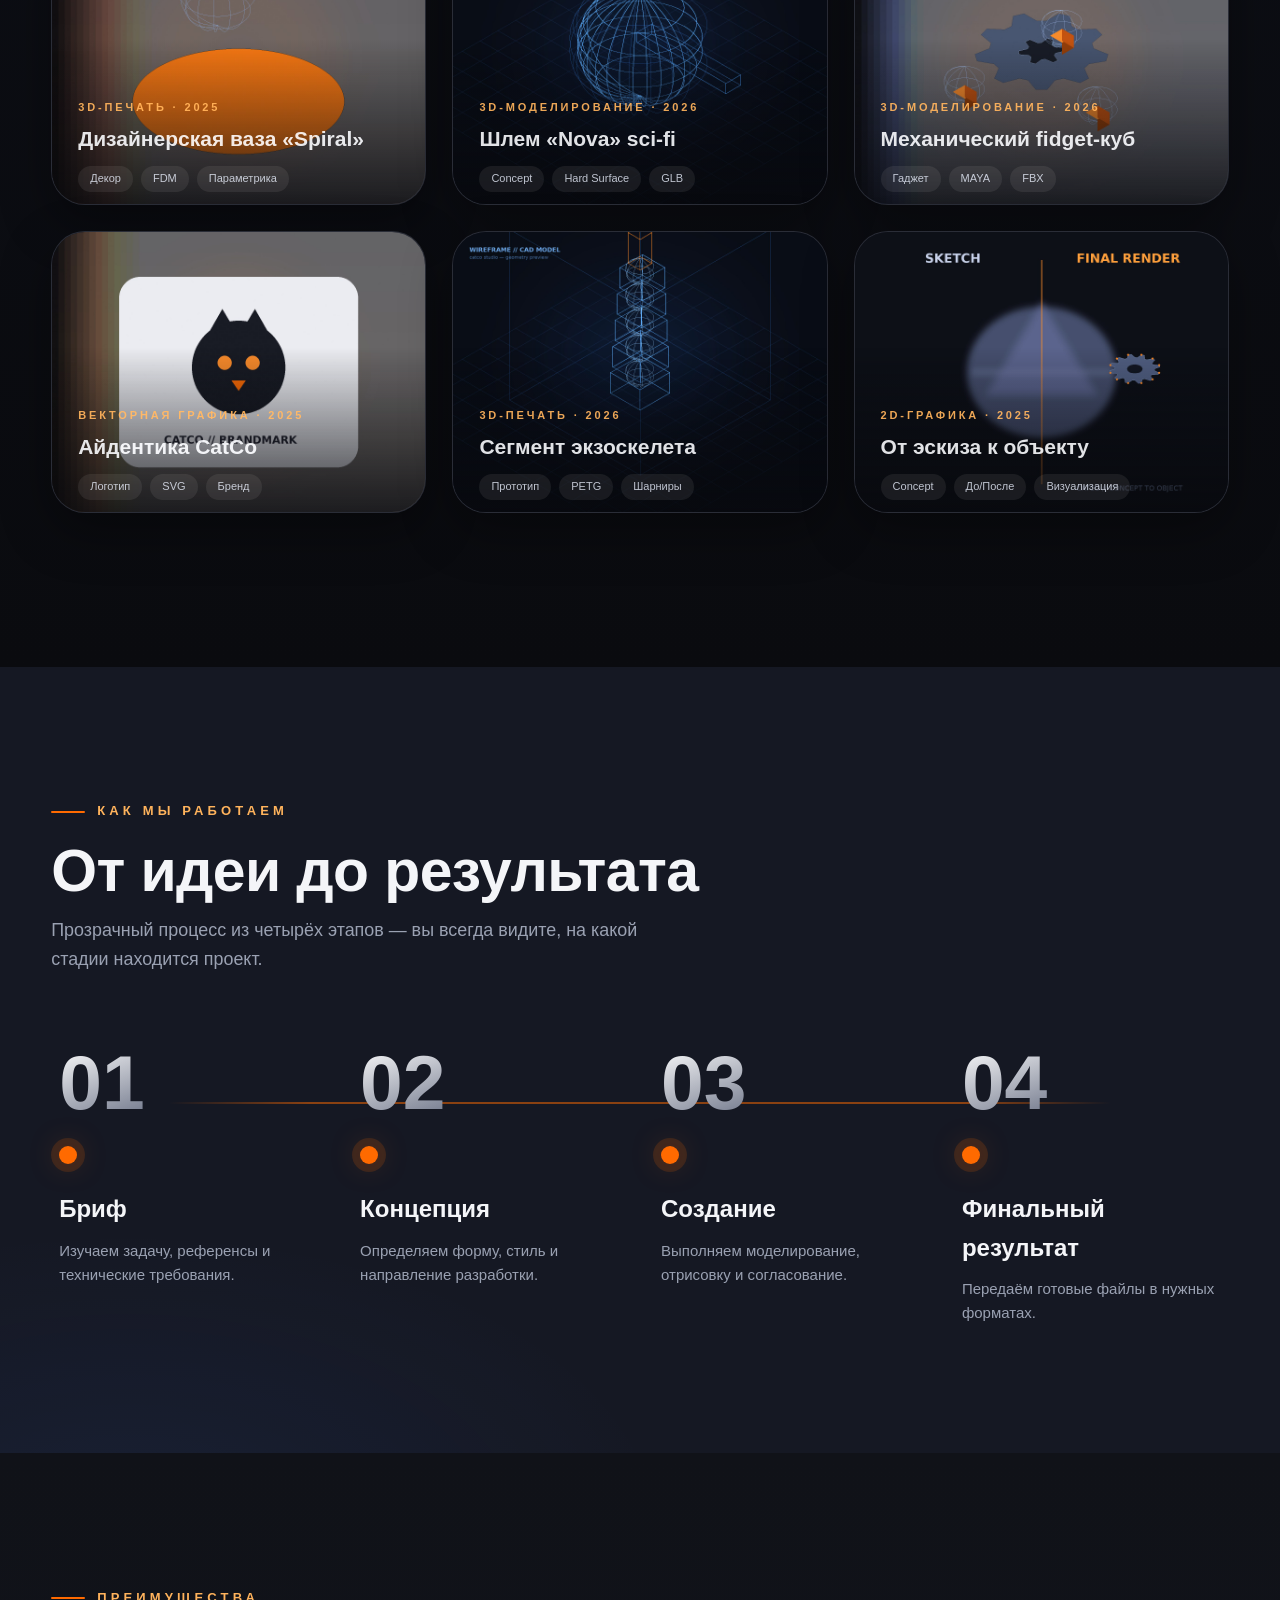
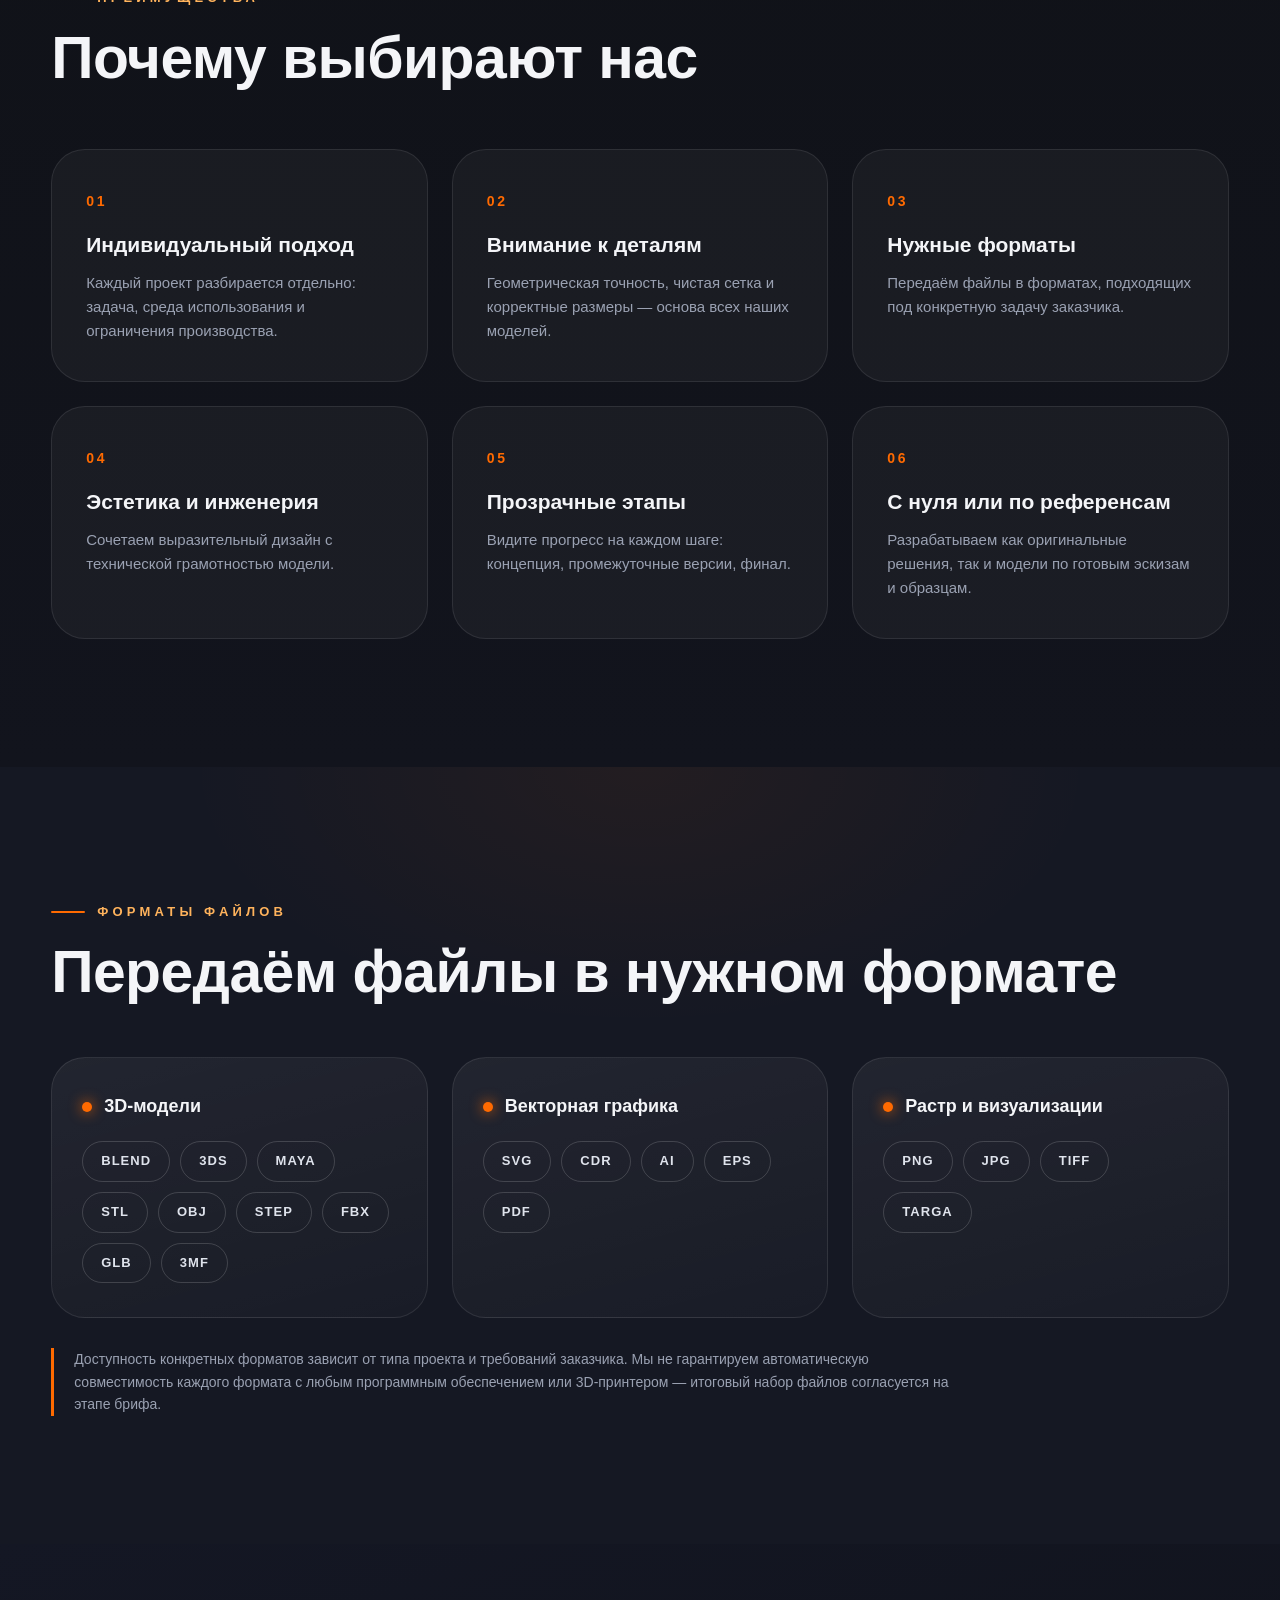
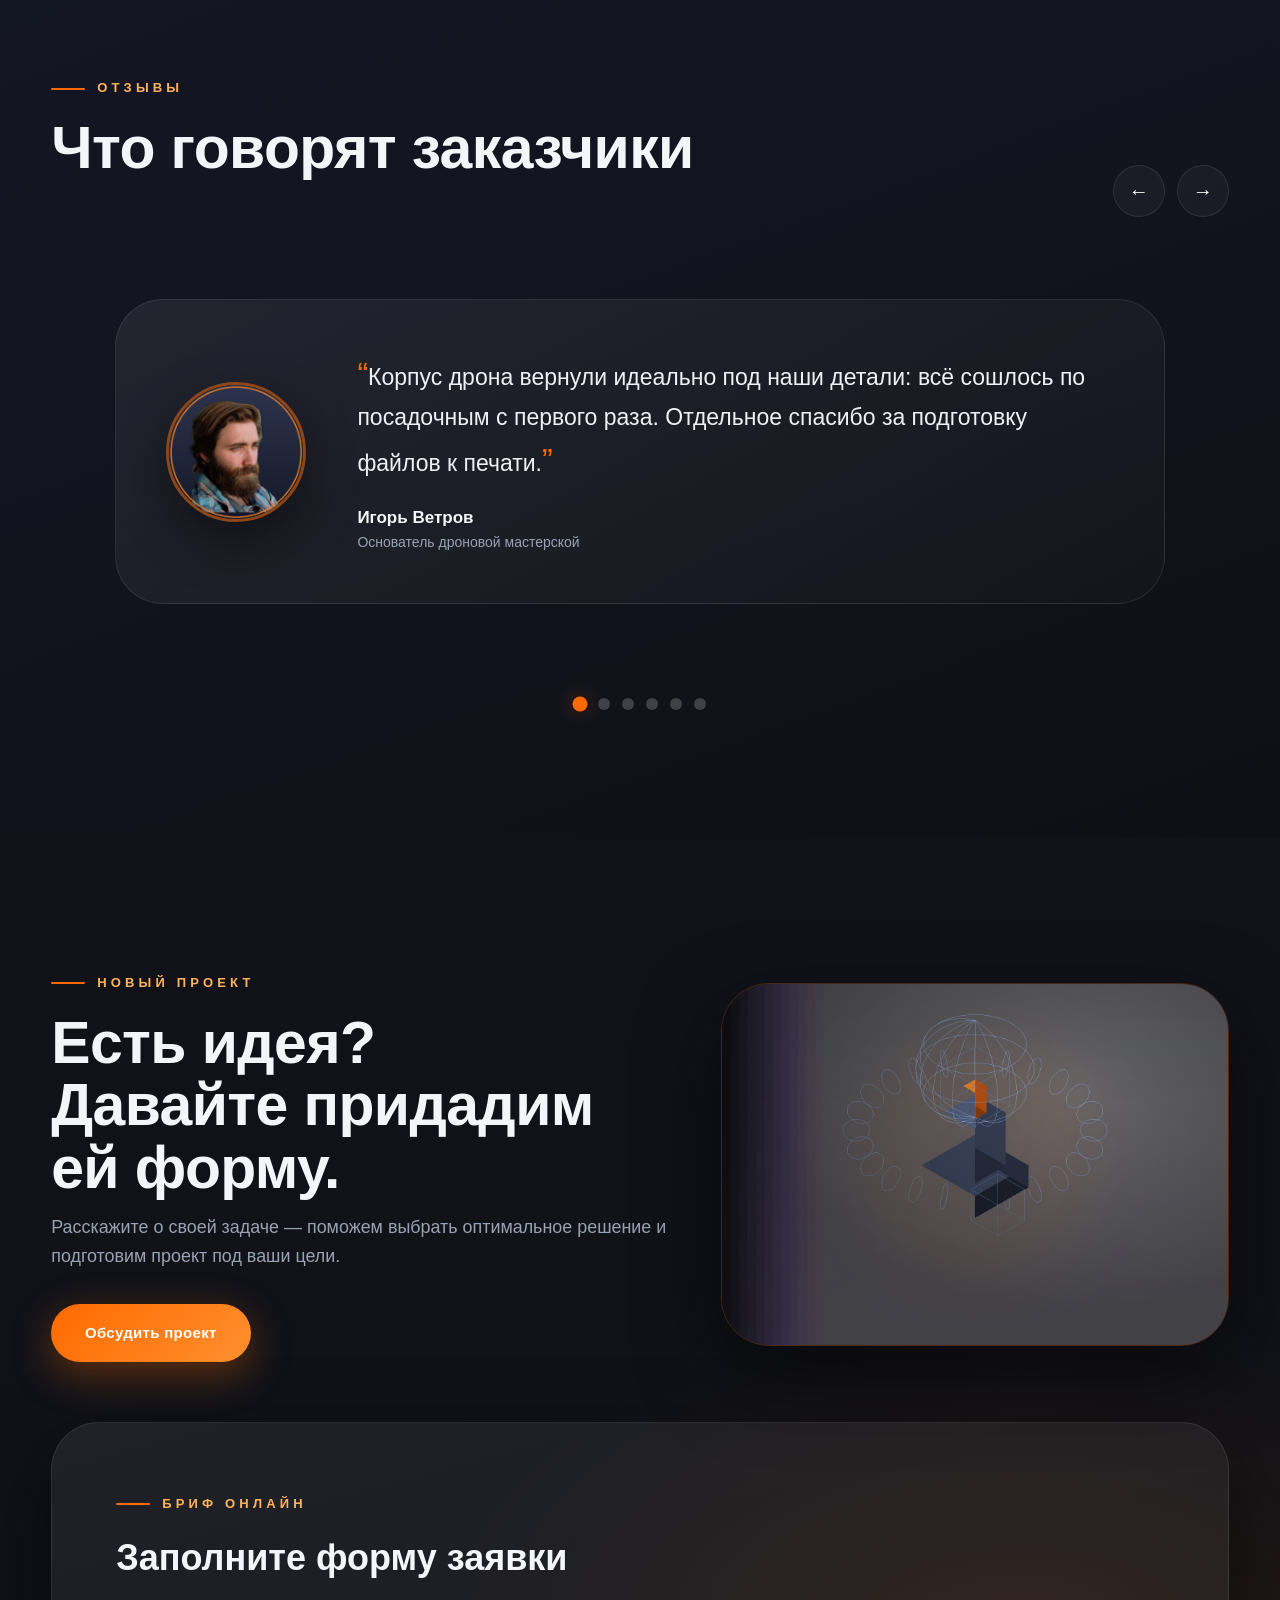
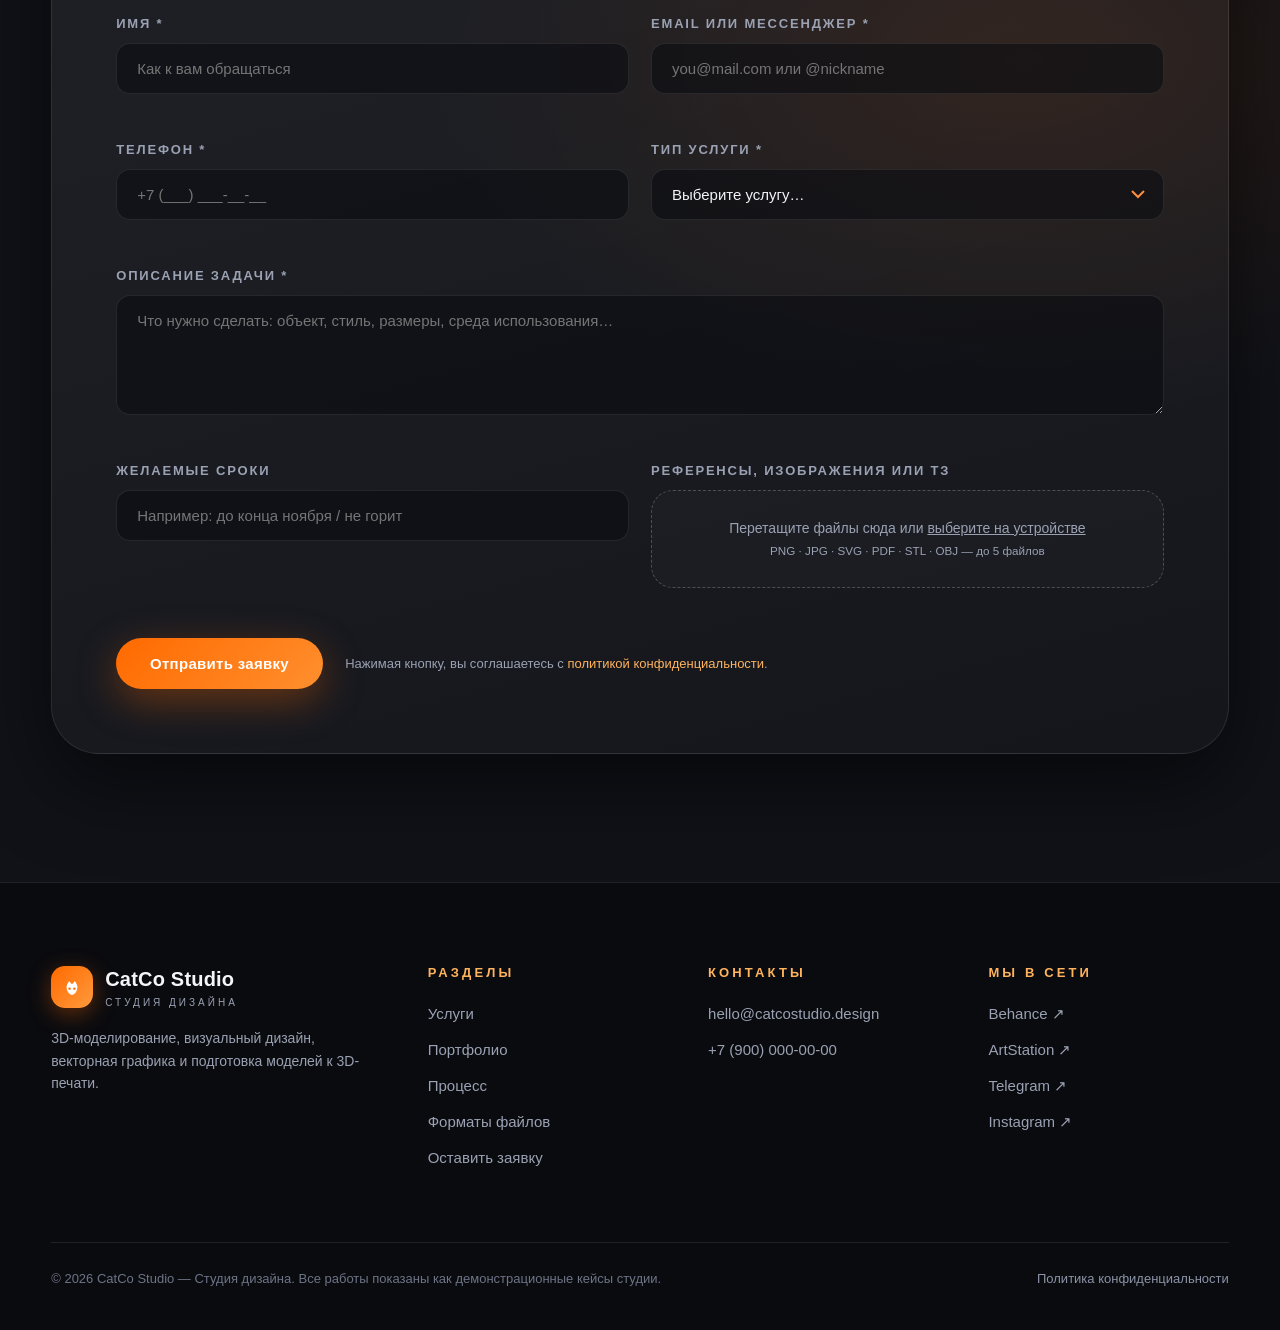
<file: publii/site/index.html>
<!DOCTYPE html>
<html lang="ru">
<head>
  <meta charset="UTF-8">
  <meta name="viewport" content="width=device-width, initial-scale=1.0">
  <title>CatCo Studio — Студия дизайна · 3D-моделирование, графика, 3D-печать</title>
  <meta name="description" content="CatCo Studio — студия дизайна: 3D-моделирование, 2D и векторная графика, подготовка моделей к 3D-печати. Превращаем идеи в цифровую форму.">
  <link rel="icon" href="data:image/svg+xml,%3Csvg xmlns='http://www.w3.org/2000/svg' viewBox='0 0 64 64'%3E%3Crect width='64' height='64' rx='18' fill='%23ff6a00'/%3E%3Cpath d='M20 26l5-9 5 7h4l5-7 5 9c2 4 2 12-2 18-3 5-8 7-10 7s-7-2-10-7c-4-6-4-14-2-18z' fill='%23fff'/%3E%3Ccircle cx='26' cy='36' r='3' fill='%23ff6a00'/%3E%3Ccircle cx='38' cy='36' r='3' fill='%23ff6a00'/%3E%3C/svg%3E">
  <link rel="stylesheet" href="/css/style.css">
</head>
<body>

  <!-- ============ НАВИГАЦИЯ ============ -->
  <header class="nav" id="nav">
    <a class="logo" href="#home" aria-label="CatCo Studio — на главную">
      <span class="logo-mark" aria-hidden="true">
        <svg viewBox="0 0 64 64"><path d="M20 26l5-9 5 7h4l5-7 5 9c2 4 2 12-2 18-3 5-8 7-10 7s-7-2-10-7c-4-6-4-14-2-18z" fill="#fff"/><circle cx="26" cy="36" r="3" fill="#ff6a00"/><circle cx="38" cy="36" r="3" fill="#ff6a00"/></svg>
      </span>
      <span>CatCo Studio<small>Студия дизайна</small></span>
    </a>
    <nav class="nav-links" id="navLinks" aria-label="Основная навигация">
      <a href="#services">Услуги</a>
      <a href="#portfolio">Портфолио</a>
      <a href="#process">Процесс</a>
      <a href="#whyus">О студии</a>
      <a href="#reviews">Отзывы</a>
      <a href="#order">Контакты</a>
    </nav>
    <a href="#order" class="btn btn-primary nav-cta">Обсудить проект</a>
    <button class="burger" id="burger" aria-label="Меню"><span></span><span></span><span></span></button>
  </header>

  <!-- ============ HERO ============ -->
  <section class="hero" id="home">
    <div class="hero-bg" id="heroBg" aria-hidden="true"><!-- слайды из data.json --></div>

    <div class="hero-inner">
      <div class="hero-copy">
        <span class="eyebrow reveal visible">Digital Design · 3D · Vector</span>
        <h1 id="heroTitle" class="reveal visible">Превращаем идеи<br>в <span class="grad">цифровую форму</span></h1>
        <p class="sub reveal visible d1" id="heroSub">3D-моделирование, визуальный дизайн и векторная графика. Создаём цифровые объекты, которые впечатляют на экране и обретают физическую форму.</p>
        <div class="hero-actions reveal visible d2">
          <a href="#order" class="btn btn-primary">Обсудить проект</a>
          <a href="#portfolio" class="btn btn-ghost" id="toWorks">Смотреть работы ↓</a>
        </div>
        <div class="hero-stats reveal visible d3">
          <div><b>3D</b>моделирование и прототипы</div>
          <div><b>2D / SVG</b>графика любой сложности</div>
          <div><b>FDM / SLA</b>подготовка к печати</div>
        </div>
      </div>
      <div id="hero-canvas-wrap" aria-hidden="true">
        <div class="hero-orbit-label">// live 3D preview — hardsurface concept</div>
      </div>
    </div>

    <div class="hero-dots" id="heroDots" role="tablist" aria-label="Фоновый слайдер"></div>
    <div class="scroll-hint" aria-hidden="true"><i></i>scroll</div>
  </section>

  <!-- ============ УСЛУГИ ============ -->
  <section id="services">
    <div class="container">
      <span class="eyebrow reveal">Что мы делаем</span>
      <h2 class="section-title reveal">Четыре направления —<br>один уровень точности</h2>
      <p class="section-sub reveal d1">Наведите курсор на карточку, чтобы узнать подробности. Каждая услуга — от концепта до файлов, готовых к использованию.</p>
      <div class="services-grid" id="servicesGrid"><!-- flip-карточки из data.json --></div>
    </div>
  </section>

  <!-- ============ ПОРТФОЛИО ============ -->
  <section id="portfolio">
    <div class="container">
      <span class="eyebrow reveal">Работы студии</span>
      <h2 class="section-title reveal">Из цифровой идеи<br>в готовый результат</h2>
      <p class="section-sub reveal d1">Кликните по проекту, чтобы открыть подробный разбор: задача, процесс разработки, результат и сравнение «wireframe → render» с помощью вертикального слайдера.</p>
      <div class="filters reveal d1" id="filters" role="group" aria-label="Фильтры портфолио"></div>
      <div class="gallery" id="gallery"></div>
    </div>
  </section>

  <!-- ============ ПРОЦЕСС ============ -->
  <section id="process">
    <div class="container">
      <span class="eyebrow reveal">Как мы работаем</span>
      <h2 class="section-title reveal">От идеи до результата</h2>
      <p class="section-sub reveal d1">Прозрачный процесс из четырёх этапов — вы всегда видите, на какой стадии находится проект.</p>
      <div class="process-track" id="processTrack"></div>
    </div>
  </section>

  <!-- ============ ПОЧЕМУ МЫ ============ -->
  <section id="whyus">
    <div class="container">
      <span class="eyebrow reveal">Преимущества</span>
      <h2 class="section-title reveal">Почему выбирают нас</h2>
      <div class="why-grid" id="whyGrid"></div>
    </div>
  </section>

  <!-- ============ ФОРМАТЫ ============ -->
  <section id="formats">
    <div class="container">
      <span class="eyebrow reveal">Форматы файлов</span>
      <h2 class="section-title reveal">Передаём файлы в нужном формате</h2>
      <div class="formats-wrap" id="formatsWrap"></div>
      <p class="formats-note reveal" id="formatsNote"></p>
    </div>
  </section>

  <!-- ============ ОТЗЫВЫ ============ -->
  <section id="reviews">
    <div class="container">
      <span class="eyebrow reveal">Отзывы</span>
      <h2 class="section-title reveal">Что говорят заказчики</h2>
      <div class="t-slider reveal d1">
        <div class="t-arrows">
          <button class="t-arrow" id="tPrev" aria-label="Предыдущий отзыв">←</button>
          <button class="t-arrow" id="tNext" aria-label="Следующий отзыв">→</button>
        </div>
        <div class="t-viewport"><div class="t-track" id="tTrack"></div></div>
        <div class="t-dots" id="tDots"></div>
      </div>
    </div>
  </section>

  <!-- ============ ЗАКАЗ ПРОЕКТА (CTA + ФОРМА) ============ -->
  <section id="order">
    <div class="container">
      <div class="order-grid">
        <div>
          <span class="eyebrow reveal">Новый проект</span>
          <h2 class="section-title reveal">Есть идея?<br>Давайте придадим ей форму.</h2>
          <p class="section-sub reveal d1">Расскажите о своей задаче — поможем выбрать оптимальное решение и подготовим проект под ваши цели.</p>
          <div class="reveal d2" style="margin-top:34px"><a href="#briefForm" class="btn btn-primary">Обсудить проект</a></div>
        </div>
        <div class="order-visual reveal d2">
          <img src="/assets/img/gen/cta_scene.jpg" alt="Абстрактная sci-fi 3D-композиция из геометрических объектов CatCo Studio" loading="lazy">
        </div>
      </div>

      <!-- ---------- ФОРМА ЗАЯВКИ ---------- -->
      <div class="form-card reveal" id="briefForm">
        <span class="eyebrow">Бриф онлайн</span>
        <h3 style="font-size:clamp(24px,3vw,36px);margin:14px 0 28px;">Заполните форму заявки</h3>
        <form id="orderForm" novalidate>
          <div class="form-grid">
            <div class="field">
              <label for="fName">Имя *</label>
              <input type="text" id="fName" name="name" placeholder="Как к вам обращаться" autocomplete="name">
              <span class="err-msg" data-for="fName"></span>
            </div>
            <div class="field">
              <label for="fContact">Email или мессенджер *</label>
              <input type="text" id="fContact" name="contact" placeholder="you@mail.com или @nickname" autocomplete="email">
              <span class="err-msg" data-for="fContact"></span>
            </div>
            <div class="field">
              <label for="fPhone">Телефон *</label>
              <input type="tel" id="fPhone" name="phone" placeholder="+7 (___) ___-__-__" autocomplete="tel">
              <span class="err-msg" data-for="fPhone"></span>
            </div>
            <div class="field">
              <label for="fService">Тип услуги *</label>
              <select id="fService" name="service">
                <option value="">Выберите услугу…</option>
              </select>
              <span class="err-msg" data-for="fService"></span>
            </div>
            <div class="field full">
              <label for="fDesc">Описание задачи *</label>
              <textarea id="fDesc" name="description" placeholder="Что нужно сделать: объект, стиль, размеры, среда использования…"></textarea>
              <span class="err-msg" data-for="fDesc"></span>
            </div>
            <div class="field">
              <label for="fDeadline">Желаемые сроки</label>
              <input type="text" id="fDeadline" name="deadline" placeholder="Например: до конца ноября / не горит">
              <span class="err-msg" data-for="fDeadline"></span>
            </div>
            <div class="field">
              <label>Референсы, изображения или ТЗ</label>
              <div class="dropzone" id="dropzone" tabindex="0" role="button" aria-label="Прикрепить файлы">
                Перетащите файлы сюда или <u>выберите на устройстве</u><br>
                <small>PNG · JPG · SVG · PDF · STL · OBJ — до 5 файлов</small>
              </div>
              <input type="file" id="fFiles" name="files" multiple hidden accept=".png,.jpg,.jpeg,.webp,.svg,.pdf,.ai,.eps,.cdr,.stl,.obj,.step,.stp,.fbx,.glb,.3mf,.blend,.zip,.rar">
              <div class="file-list" id="fileList"></div>
            </div>
          </div>
          <div class="form-foot">
            <button type="submit" class="btn btn-primary" id="submitBtn">Отправить заявку</button>
            <p class="form-note">Нажимая кнопку, вы соглашаетесь с <a href="#" class="pp-link" style="color:var(--accent-2)">политикой конфиденциальности</a>.</p>
          </div>
          <div class="form-status" id="formStatus" role="status" aria-live="polite"></div>
        </form>
      </div>
    </div>
  </section>

  <!-- ============ КОНТАКТЫ / ФУТЕР ============ -->
  <footer id="contacts">
    <div class="container">
      <div class="footer-grid">
        <div class="footer-about">
          <a class="logo" href="#home">
            <span class="logo-mark" aria-hidden="true"><svg viewBox="0 0 64 64"><path d="M20 26l5-9 5 7h4l5-7 5 9c2 4 2 12-2 18-3 5-8 7-10 7s-7-2-10-7c-4-6-4-14-2-18z" fill="#fff"/><circle cx="26" cy="36" r="3" fill="#ff6a00"/><circle cx="38" cy="36" r="3" fill="#ff6a00"/></svg></span>
            <span>CatCo Studio<small>Студия дизайна</small></span>
          </a>
          <p id="footerDesc">3D-моделирование, визуальный дизайн, векторная графика и подготовка моделей к 3D-печати.</p>
        </div>
        <div class="footer-col">
          <h4>Разделы</h4>
          <a href="#services">Услуги</a>
          <a href="#portfolio">Портфолио</a>
          <a href="#process">Процесс</a>
          <a href="#formats">Форматы файлов</a>
          <a href="#order">Оставить заявку</a>
        </div>
        <div class="footer-col">
          <h4>Контакты</h4>
          <a href="mailto:hello@catcostudio.design" id="footerEmail">hello@catcostudio.design</a>
          <a href="tel:+79000000000" id="footerPhone">+7 (900) 000-00-00</a>
        </div>
        <div class="footer-col">
          <h4>Мы в сети</h4>
          <ul id="socialList"></ul>
        </div>
      </div>
      <div class="footer-bottom">
        <span>© <span id="year"></span> CatCo Studio — Студия дизайна. Все работы показаны как демонстрационные кейсы студии.</span>
        <a href="#" class="pp-link">Политика конфиденциальности</a>
      </div>
    </div>
  </footer>

  <!-- модалка проекта -->
  <div class="modal" id="projectModal" role="dialog" aria-modal="true" aria-label="Карточка проекта">
    <div class="modal-card">
      <button class="modal-close" id="modalClose" aria-label="Закрыть">✕</button>
      <div id="modalContent"></div>
    </div>
  </div>

  <!-- модалка политики -->
  <div class="pp-modal" id="ppModal" role="dialog" aria-modal="true" aria-label="Политика конфиденциальности">
    <div class="pp-card">
      <button class="modal-close" id="ppClose" aria-label="Закрыть">✕</button>
      <h3>Политика конфиденциальности</h3>
      <p>CatCo Studio («студия») обрабатывает персональные данные пользователей исключительно для обратной связи по заявкам на проектирование и дизайн-услуги.</p>
      <ul>
        <li>Мы собираем только те данные, которые вы указываете добровольно в форме заявки: имя, контакты, описание задачи и прикреплённые материалы.</li>
        <li>Данные используются только для связи с вами и подготовки коммерческого предложения; третьим лицам не передаются.</li>
        <li>До подключения сервера обработки форм все поля заявки сохраняются локально в вашем браузере (localStorage) и никуда не отправляются.</li>
        <li>Вы можете удалить свои данные, очистив localStorage сайта, или попросить нас прекратить обработку, написав на почту студии.</li>
        <li>Сайт не использует рекламные трекеры и аналитику, собирающую персональные данные.</li>
      </ul>
      <p>По вопросам обработки данных пишите на <a href="mailto:hello@catcostudio.design" style="color:var(--accent-2)">hello@catcostudio.design</a>.</p>
    </div>
  </div>

  <!-- three.js — локальная копия библиотеки (резервный CDN) -->
  <!-- Данные встроены в страницу: работают при экспорте в Publii без отдельного запроса data.json -->
  <script id="catco-data" type="application/json">
{"studio":{"name":"CatCo Studio","tagline":"Студия дизайна","description":"3D-моделирование, визуальный дизайн, векторная графика и подготовка моделей к 3D-печати.","email":"hello@catcostudio.design","phone":"+7 (900) 000-00-00","social":[{"label":"Behance","url":"https://www.behance.net/"},{"label":"ArtStation","url":"https://www.artstation.com/"},{"label":"Telegram","url":"https://web.telegram.org/"},{"label":"Instagram","url":"https://www.instagram.com/"}]},"hero":{"title":"Превращаем идеи в цифровую форму","subtitle":"3D-моделирование, визуальный дизайн и векторная графика. Создаём цифровые объекты, которые впечатляют на экране и обретают физическую форму.","ctaPrimary":"Обсудить проект","ctaSecondary":"Смотреть работы","slides":[{"src":"/assets/img/gen/hero1_render.jpg","alt":"3D-рендер цифровой модели"},{"src":"/assets/img/gen/hero2_vector.jpg","alt":"Яркая векторная иллюстрация"},{"src":"/assets/img/gen/hero3_printer.jpg","alt":"Современный 3D-принтер"}]},"services":[{"num":"01","title":"3D-моделирование","desc":"Создание трёхмерных объектов, предметных моделей, деталей, корпусов, концептуальных форм и цифровых прототипов.","img":"/assets/img/gen/svc_3d.jpg"},{"num":"02","title":"2D-графика и дизайн","desc":"Разработка графических материалов, иллюстраций, рекламной графики, концептов, визуальных элементов и цифрового контента.","img":"/assets/img/gen/svc_2d.jpg"},{"num":"03","title":"Векторная графика","desc":"Перевод изображений в вектор, отрисовка логотипов, создание SVG-графики, контуров, технических схем и масштабируемых иллюстраций.","img":"/assets/img/gen/svc_vector.jpg"},{"num":"04","title":"3D-модели для печати","desc":"Разработка и подготовка моделей для 3D-печати: проверка геометрии, толщины стенок, замкнутости сетки, зазоров и других параметров, важных для производства физического объекта.","img":"/assets/img/gen/svc_print.jpg"}],"portfolioFilters":[{"id":"all","label":"Все проекты"},{"id":"modeling","label":"3D-моделирование"},{"id":"graphics","label":"2D-графика"},{"id":"vector","label":"Векторная графика"},{"id":"print","label":"3D-печать"}],"projects":[{"id":"drone","title":"Корпус FPV-дрона","category":"modeling","categoryLabel":"3D-моделирование","year":"2025","tags":["Hard Surface","CAD","Прототип"],"cover":"/assets/img/gen/p_drone.jpg","task":"Проектирование лёгкого защитного корпуса гоночного FPV-дрона с посадочными местами под электродвигатели и стандартную крепёжную платину.","process":["Сбор референсов и габаритных требований","Моделирование силовой рамы и обтекателей","Проверка зазоров под пропеллеры","Подготовка файлов для FDM-печати"],"result":"Компактный корпус с интегрированными рёбрами жёсткости, напечатанный и протестированный заказчиком.","gallery":[{"src":"/assets/img/gen/p_drone_wire.jpg","caption":"Каркас модели (wireframe)"},{"src":"/assets/img/gen/p_drone.jpg","caption":"Финальный визуализированный образ"}],"compare":{"before":"assets/img/gen/p_drone_wire.jpg","after":"assets/img/gen/p_drone.jpg","beforeLabel":"Wireframe","afterLabel":"Render"}},{"id":"gear","title":"Планетарный редуктор","category":"modeling","categoryLabel":"3D-моделирование","year":"2025","tags":["Инженерия","Детали","STEP"],"cover":"/assets/img/gen/p_gear.jpg","task":"Моделирование комплекта шестерён малогабаритного редуктора с корректным зацеплением и техническими допусками.","process":["Расчёт передаточного отношения","Параметрическое моделирование зубчатого профиля","Сборка узла и проверка зацепления","Экспорт в STEP и STL"],"result":"Полная параметрическая сборка редуктора, пригодная для ЧПУ-изготовления и 3D-печати прототипа.","gallery":[{"src":"/assets/img/gen/p_gear.jpg","caption":"Сборка редуктора"}]},{"id":"vase","title":"Дизайнерская ваза «Spiral»","category":"print","categoryLabel":"3D-печать","year":"2025","tags":["Декор","FDM","Параметрика"],"task":"Разработка декоративной вазы со спиральным профилем, оптимизированной под послойную FDM-печать без поддержек.","process":["Параметрический скрипт поверхности","Анализ нависаний и толщины стенок","Замыкание сетки и подготовка 3MF","Тестовая печать образца"],"result":"Модель с равномерной толщиной стенки 2,4 мм, напечатанная в один проход без поддержек.","gallery":[{"src":"/assets/img/gen/p_vase.jpg","caption":"Ваза Spiral"}],"cover":"/assets/img/gen/p_vase.jpg"},{"id":"logo","title":"Айдентика CatCo","category":"vector","categoryLabel":"Векторная графика","year":"2025","tags":["Логотип","SVG","Бренд"],"task":"Отрисовка знаковой группы в векторе: геометрический кот-марк, адаптивный под любые размеры носителей.","process":["Построение сетки знака","Отрисовка контуров в кривых Безье","Настройка вариантов цвета","Экспорт SVG / AI / EPS / PDF"],"result":"Чистый масштабируемый векторный знак без трассировки растровых артефактов.","gallery":[{"src":"/assets/img/gen/p_logo.jpg","caption":"Знак айдентики"}],"cover":"/assets/img/gen/p_logo.jpg"},{"id":"poster","title":"Серия постеров «Shapes»","category":"graphics","categoryLabel":"2D-графика","year":"2025","tags":["Иллюстрация","Постер","Композиция"],"task":"Создание яркой серии печатных постеров на основе абстрактной геометрической композиции.","process":["Цветовая схема и палитра","Компоновка форм и ритма","Типографика серии","Подготовка к печати CMYK"],"result":"Три законченных плаката единой серии в печатном формате 60×85 см.","gallery":[{"src":"/assets/img/gen/p_poster.jpg","caption":"Постер серии Shapes"}],"cover":"/assets/img/gen/p_poster.jpg"},{"id":"emblem","title":"Восстановление эмблемы из растра","category":"vector","categoryLabel":"Векторная графика","year":"2025","tags":["Трассировка","Контур","CDR"],"task":"Перевод изношенного растрового изображения эмблемы в чистый вектор для печати на текстиле и УФ-вывеске.","process":["Анализ исходного растра","Ручная отрисовка контуров","Удаление артефактов сжатия","Передача SVG и CDR"],"result":"Масштабируемый вектор без потери геометрии оригинала.","gallery":[{"src":"/assets/img/gen/p_emblem.jpg","caption":"Векторная эмблема"}],"cover":"/assets/img/gen/p_emblem.jpg"},{"id":"helmet","title":"Шлем «Nova» sci-fi","category":"modeling","categoryLabel":"3D-моделирование","year":"2026","tags":["Concept","Hard Surface","GLB"],"task":"Концептуальное моделирование шлема в стилистике научной фантастики для использования в CGI-сцене и как AR-модель.","process":["Эскизы силуэта","Блокинг формы и сплайновые панели","Retopo и запекание нормалей","Сборка GLB для web/AR"],"result":"Готовая real-time модель с корректной сеткой и текстурами PBR.","gallery":[{"src":"/assets/img/gen/p_helmet_wire.jpg","caption":"Сетка шлема"},{"src":"/assets/img/gen/p_helmet.jpg","caption":"Финальный вид"}],"compare":{"before":"assets/img/gen/p_helmet_wire.jpg","after":"assets/img/gen/p_helmet.jpg","beforeLabel":"Wireframe","afterLabel":"Render"},"cover":"/assets/img/gen/p_helmet_wire.jpg"},{"id":"exo","title":"Сегмент экзоскелета","category":"print","categoryLabel":"3D-печать","year":"2026","tags":["Прототип","PETG","Шарниры"],"task":"Моделирование шарнирного сегмента экзоскелета руки для печати на FDM-принтере с подвижными соединениями.","process":["Кинематическая схема сустава","Моделирование звеньев и осей","Расчёт print-in-place зазоров 0,3 мм","Нарезка и контроль деформаций"],"result":"Рабочий печатный прототип с подвижными узлами без дополнительного крепежа.","gallery":[{"src":"/assets/img/gen/p_exo_wire.jpg","caption":"Каркас сегмента"},{"src":"/assets/img/gen/p_exo.jpg","caption":"Готовая модель"}],"compare":{"before":"assets/img/gen/p_exo_wire.jpg","after":"assets/img/gen/p_exo.jpg","beforeLabel":"Wireframe","afterLabel":"Render"},"cover":"/assets/img/gen/p_exo_wire.jpg"},{"id":"pattern","title":"Паттерн для мерча","category":"graphics","categoryLabel":"2D-графика","year":"2025","tags":["Pattern","Иллюстрация","TIFF"],"task":"Разработка бесшовного графического паттерна для печати на ткани и упаковке.","process":["Мотив и цветовая система","Построение бесшовного тайла","Проверка стыковки","Экспорт TIFF / PNG / SVG"],"result":"Бесшовный паттерн, готовый к ротационной печати.","gallery":[{"src":"/assets/img/gen/p_tile.jpg","caption":"Бесшовный паттерн"}],"cover":"/assets/img/gen/p_tile.jpg"},{"id":"bracket","title":"Кронштейн для электрокорпуса","category":"print","categoryLabel":"3D-печать","year":"2025","tags":["Инженерия","STL","STEP"],"task":"Подготовка металлического кронштейна к аддитивному производству: ремонт геометрии и контроль технологичности.","process":["Получение исходной CAD-модели","Проверка замкнутости и толщины стенок","Оптимизация ориентации печати","Выдача STL / 3MF с техкартой"],"result":"Модель, напечатанная с первого запуска без доработки геометрии.","gallery":[{"src":"/assets/img/gen/p_printpart.jpg","caption":"Кронштейн на столе принтера"}],"cover":"/assets/img/gen/p_printpart.jpg"},{"id":"fidget","title":"Механический fidget-куб","category":"modeling","categoryLabel":"3D-моделирование","year":"2026","tags":["Гаджет","MAYA","FBX"],"task":"Моделирование игрового механизма с подшипниками и вращающимися шестернями для серийного производства.","process":["Моделирование корпусных половин","Зубчатые вставки и оси","Проверка зазоров вращения","Экспорт FBX / OBJ / STL"],"result":"Полная сборка механизма, готовая к оснастке и печати опытной партии.","gallery":[{"src":"/assets/img/gen/p_fidget.jpg","caption":"Механизм куба"}],"cover":"/assets/img/gen/p_fidget.jpg"},{"id":"concept","title":"От эскиза к объекту","category":"graphics","categoryLabel":"2D-графика","year":"2025","tags":["Concept","До/После","Визуализация"],"task":"Показ полного цикла: от чернового концепт-эскиза до финального визуального образа изделия.","process":["Эскизная композиция","Уточнение формы","Материалы и свет","Финальный рендер"],"result":"Наглядное сравнение исходной идеи и готового результата.","gallery":[{"src":"/assets/img/gen/p_concept.jpg","caption":"Sketch → Render"}],"compare":{"before":"assets/img/gen/p_concept.jpg","after":"assets/img/gen/p_gear.jpg","beforeLabel":"Эскиз","afterLabel":"Результат"},"cover":"/assets/img/gen/p_concept.jpg"}],"process":[{"num":"01","title":"Бриф","desc":"Изучаем задачу, референсы и технические требования."},{"num":"02","title":"Концепция","desc":"Определяем форму, стиль и направление разработки."},{"num":"03","title":"Создание","desc":"Выполняем моделирование, отрисовку и согласование."},{"num":"04","title":"Финальный результат","desc":"Передаём готовые файлы в нужных форматах."}],"whyUs":[{"title":"Индивидуальный подход","desc":"Каждый проект разбирается отдельно: задача, среда использования и ограничения производства."},{"title":"Внимание к деталям","desc":"Геометрическая точность, чистая сетка и корректные размеры — основа всех наших моделей."},{"title":"Нужные форматы","desc":"Передаём файлы в форматах, подходящих под конкретную задачу заказчика."},{"title":"Эстетика и инженерия","desc":"Сочетаем выразительный дизайн с технической грамотностью модели."},{"title":"Прозрачные этапы","desc":"Видите прогресс на каждом шаге: концепция, промежуточные версии, финал."},{"title":"С нуля или по референсам","desc":"Разрабатываем как оригинальные решения, так и модели по готовым эскизам и образцам."}],"formats":[{"group":"3D-модели","items":["BLEND","3DS","MAYA","STL","OBJ","STEP","FBX","GLB","3MF"]},{"group":"Векторная графика","items":["SVG","CDR","AI","EPS","PDF"]},{"group":"Растр и визуализации","items":["PNG","JPG","TIFF","TARGA"]}],"formatsNote":"Доступность конкретных форматов зависит от типа проекта и требований заказчика. Мы не гарантируем автоматическую совместимость каждого формата с любым программным обеспечением или 3D-принтером — итоговый набор файлов согласуется на этапе брифа.","testimonials":[{"name":"Игорь Ветров","role":"Основатель дроновой мастерской","text":"Корпус дрона вернули идеально под наши детали: всё сошлось по посадочным с первого раза. Отдельное спасибо за подготовку файлов к печати.","avatar":"/assets/img/gen/av1.png"},{"name":"Марина Соловьёва","role":"Арт-директор рекламного агентства","text":"Векторную графику сделали быстро и чисто — логотип отлично держится и на визитке, и на билборде. Приятно работать с командой, которая понимает задачу.","avatar":"/assets/img/gen/av2.png"},{"name":"Алексей Дорн","role":"Инженер-конструктор","text":"Редуктор смоделирован аккуратно, зазоры и зацепление проверены. Получил STEP-файлы, которые сразу встали в нашу сборку без переделок.","avatar":"/assets/img/gen/av3.png"},{"name":"Елена Ким","role":"Владелец бренда декора","text":"Ваза для печати получилась именно такой, как на эскизе, и напечаталась без поддержек. Видно, что думают о производстве ещё на этапе модели.","avatar":"/assets/img/gen/av4.png"},{"name":"Дмитрий Волков","role":"Продакт-менеджер gadget-стартапа","text":"Люблю их процесс: этапы прозрачные, всегда видно промежуточный результат. Механизм fidget-куба собрали в срок и во всех нужных форматах.","avatar":"/assets/img/gen/av5.png"},{"name":"Анна Райт","role":"Иллюстратор","text":"Заказывала перевод старых растровых эмблем в вектор. Результат безупречный — чистые кривые Безье, никаких артефактов автотрассировки.","avatar":"/assets/img/gen/av6.png"}],"serviceOptions":["3D-моделирование","2D-графика","Векторная отрисовка","Подготовка моделей к 3D-печати","Другое / пока не определился"],"form":{"backendConfigured":false,"endpoint":"","note":"Отправка заявки через backend или сервис обработки форм ещё не настроена. Форма выполняет проверку данных и сохраняет черновик обращения локально в браузере; реальная доставка письма не выполняется."}}
</script>
  <script>window.CATCO_DATA = JSON.parse(document.getElementById("catco-data").textContent);</script>
  <script src="/js/three.min.js"></script>
  <script>
    if (typeof THREE === 'undefined') {
      document.write('<script src="https:\/\/cdn.jsdelivr.net\/npm\/three@0.149.0\/build\/three.min.js"><\/script>');
    }
  </script>
  <script src="/js/main.js"></script>
</body>
</html>
</file>
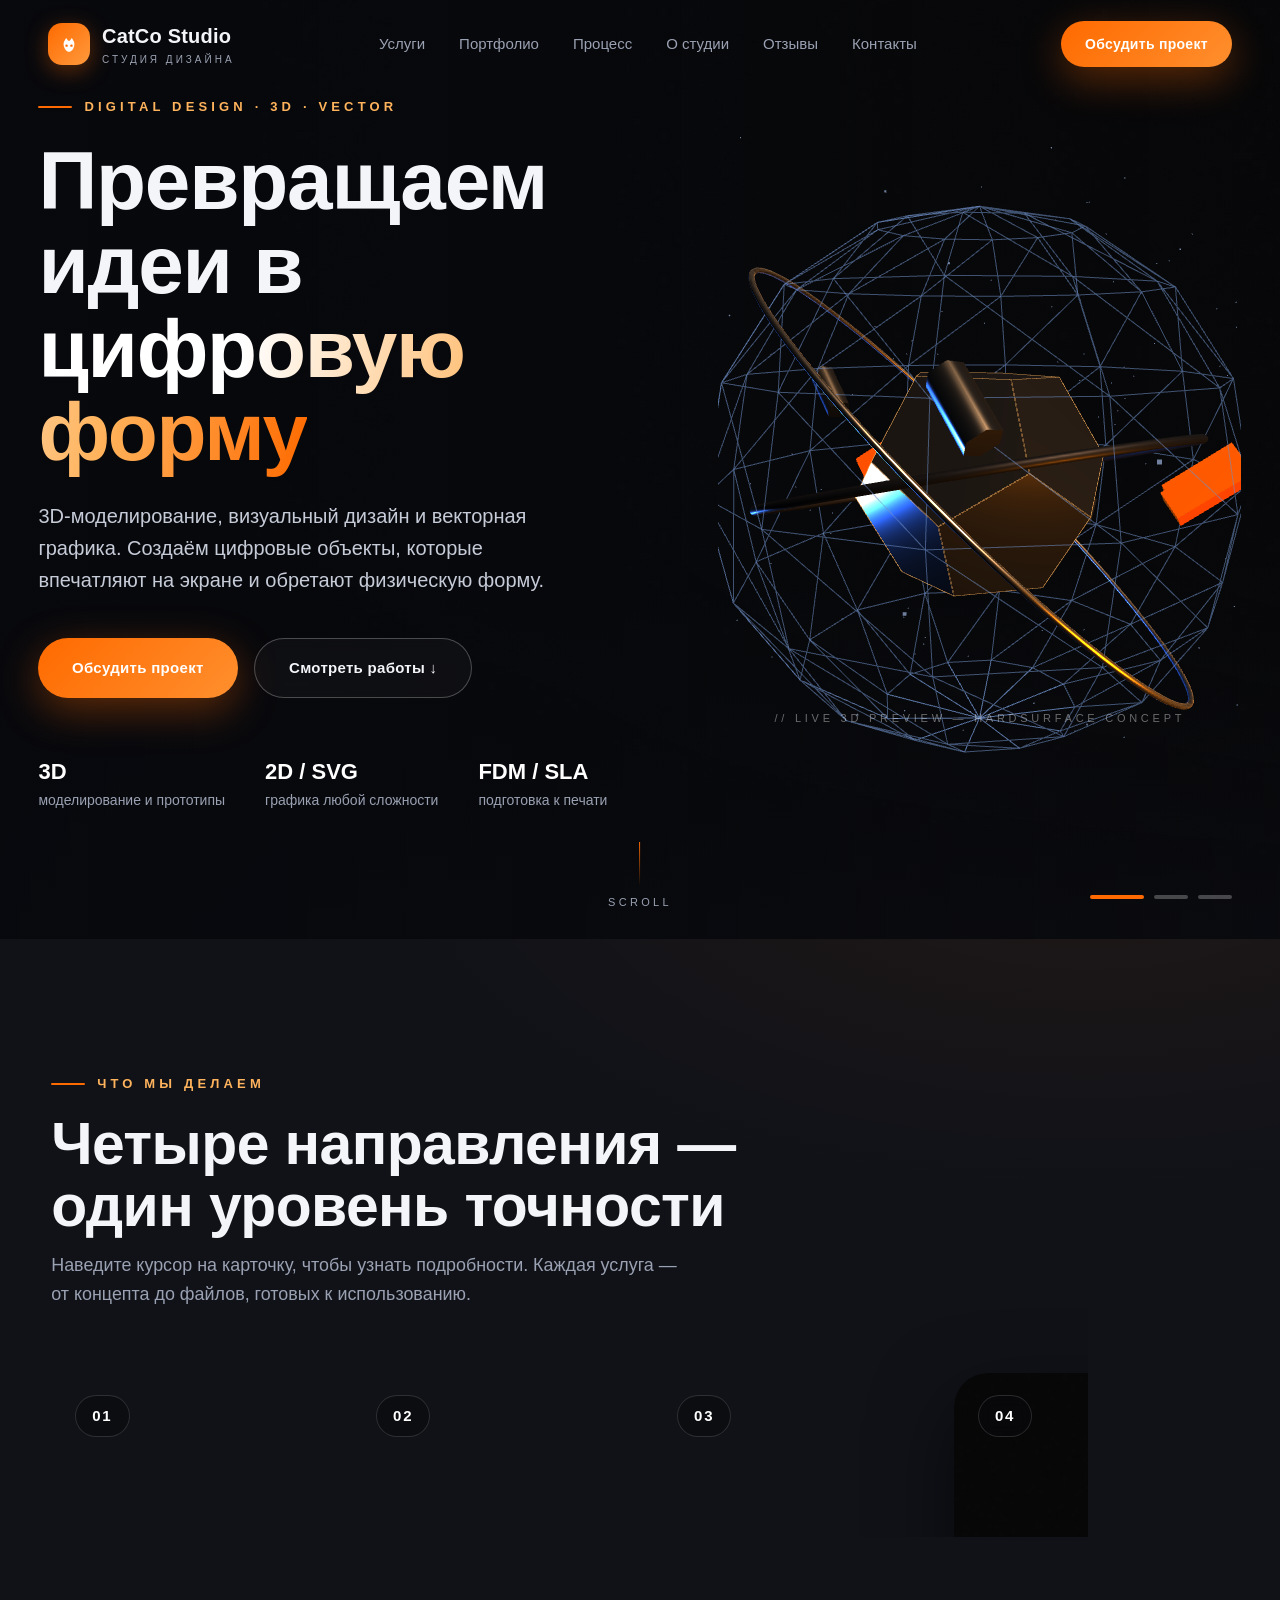
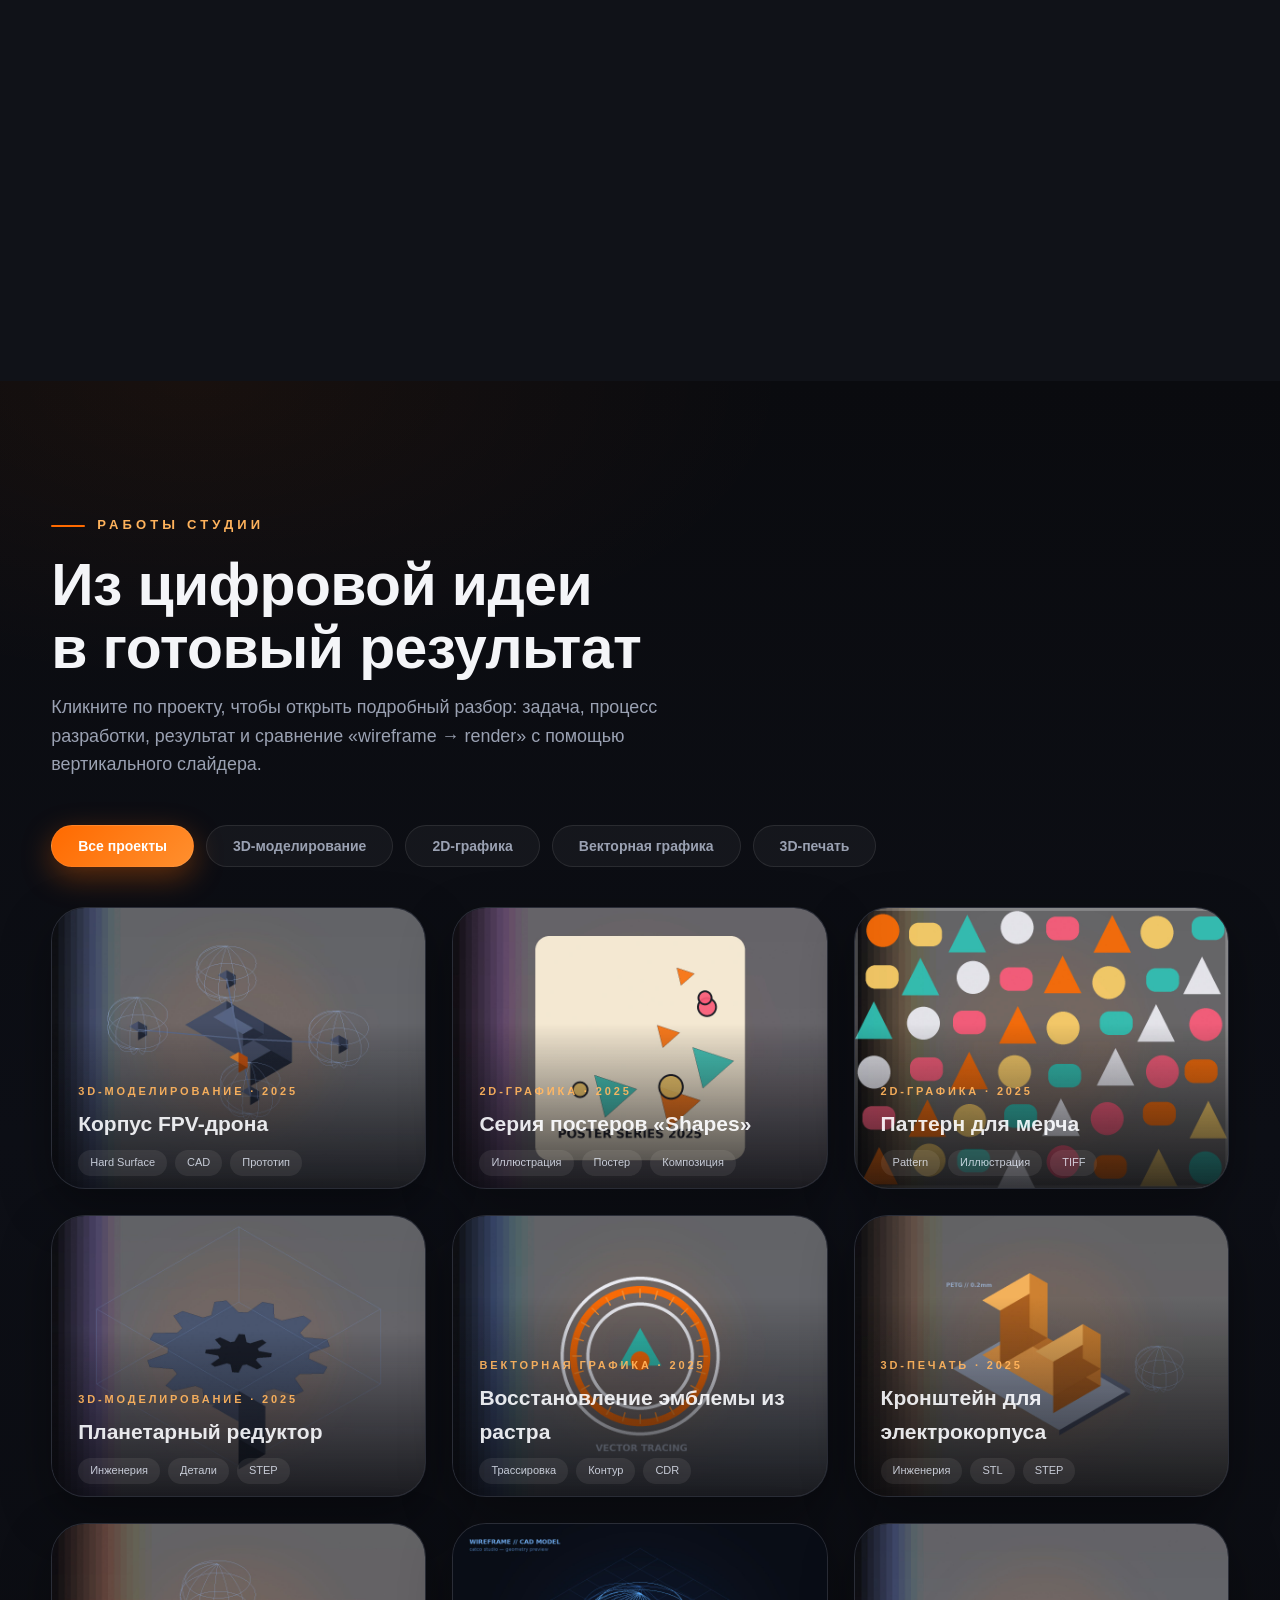
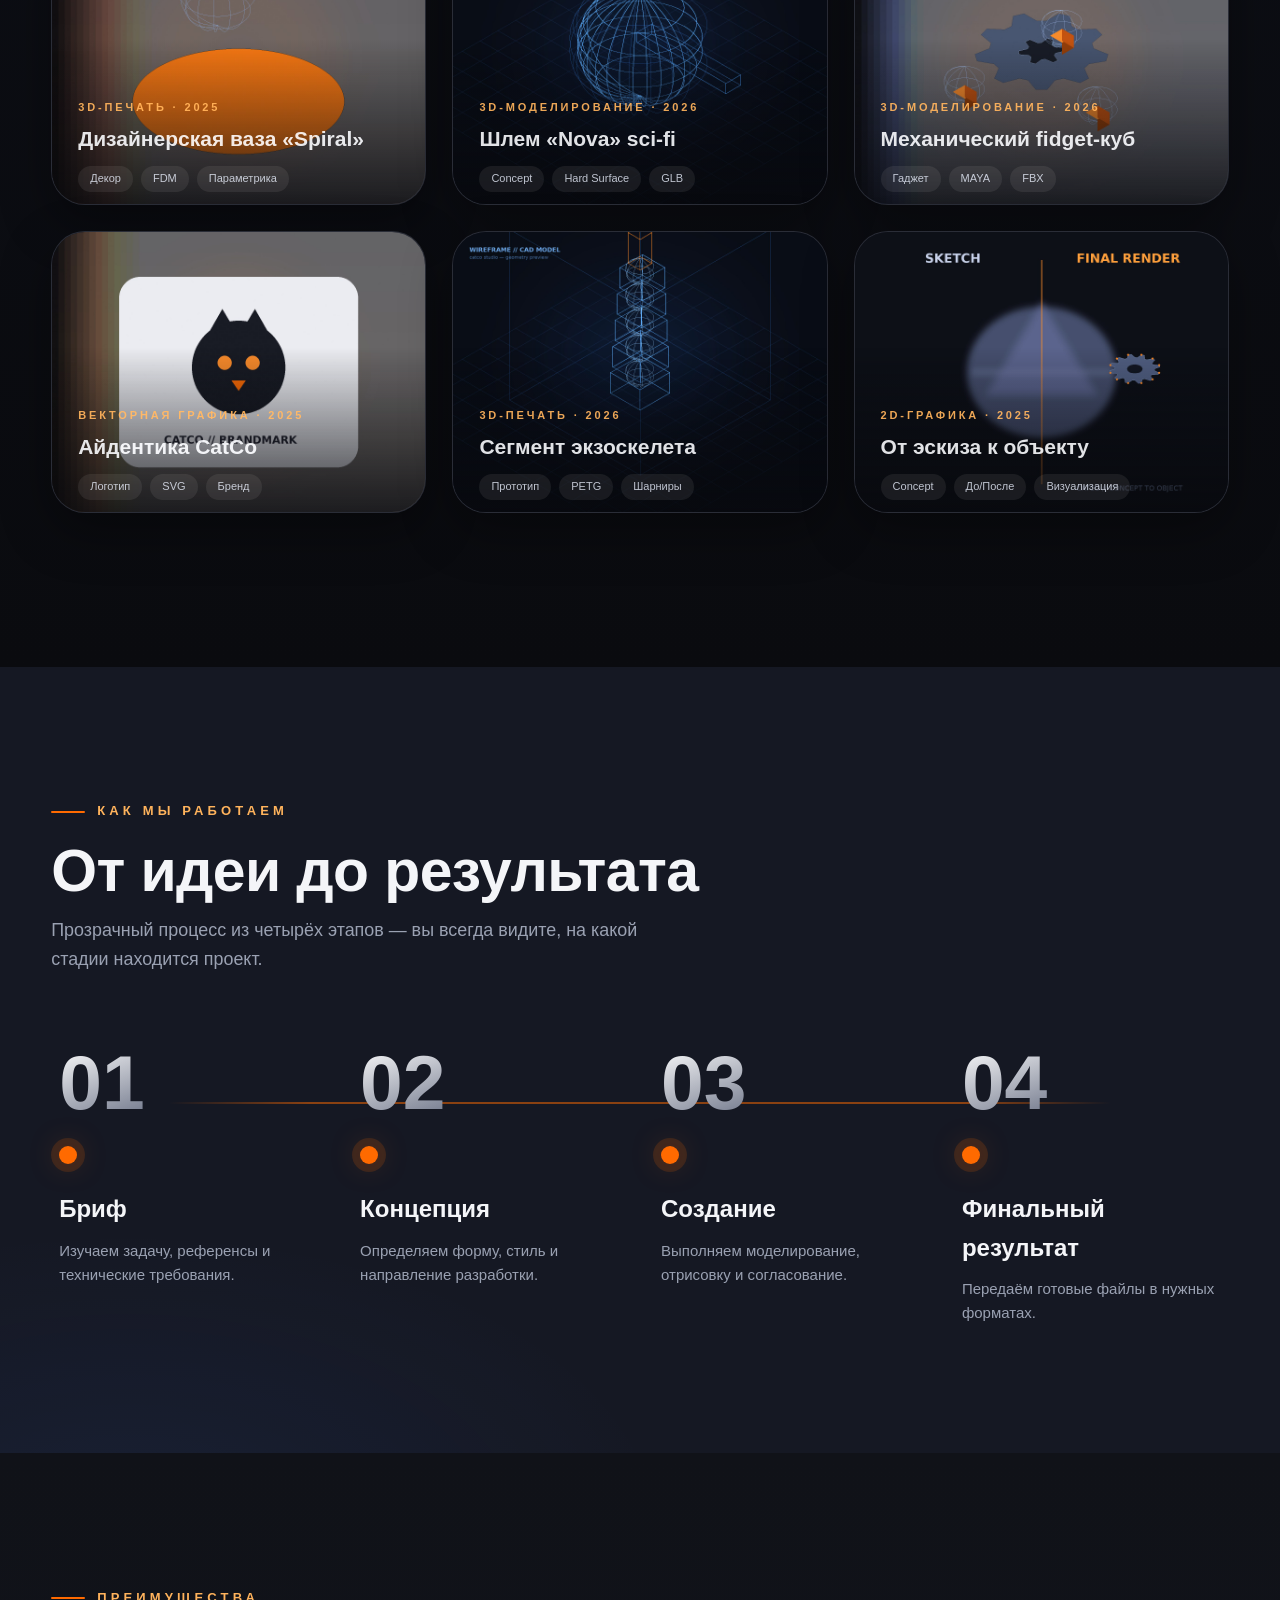
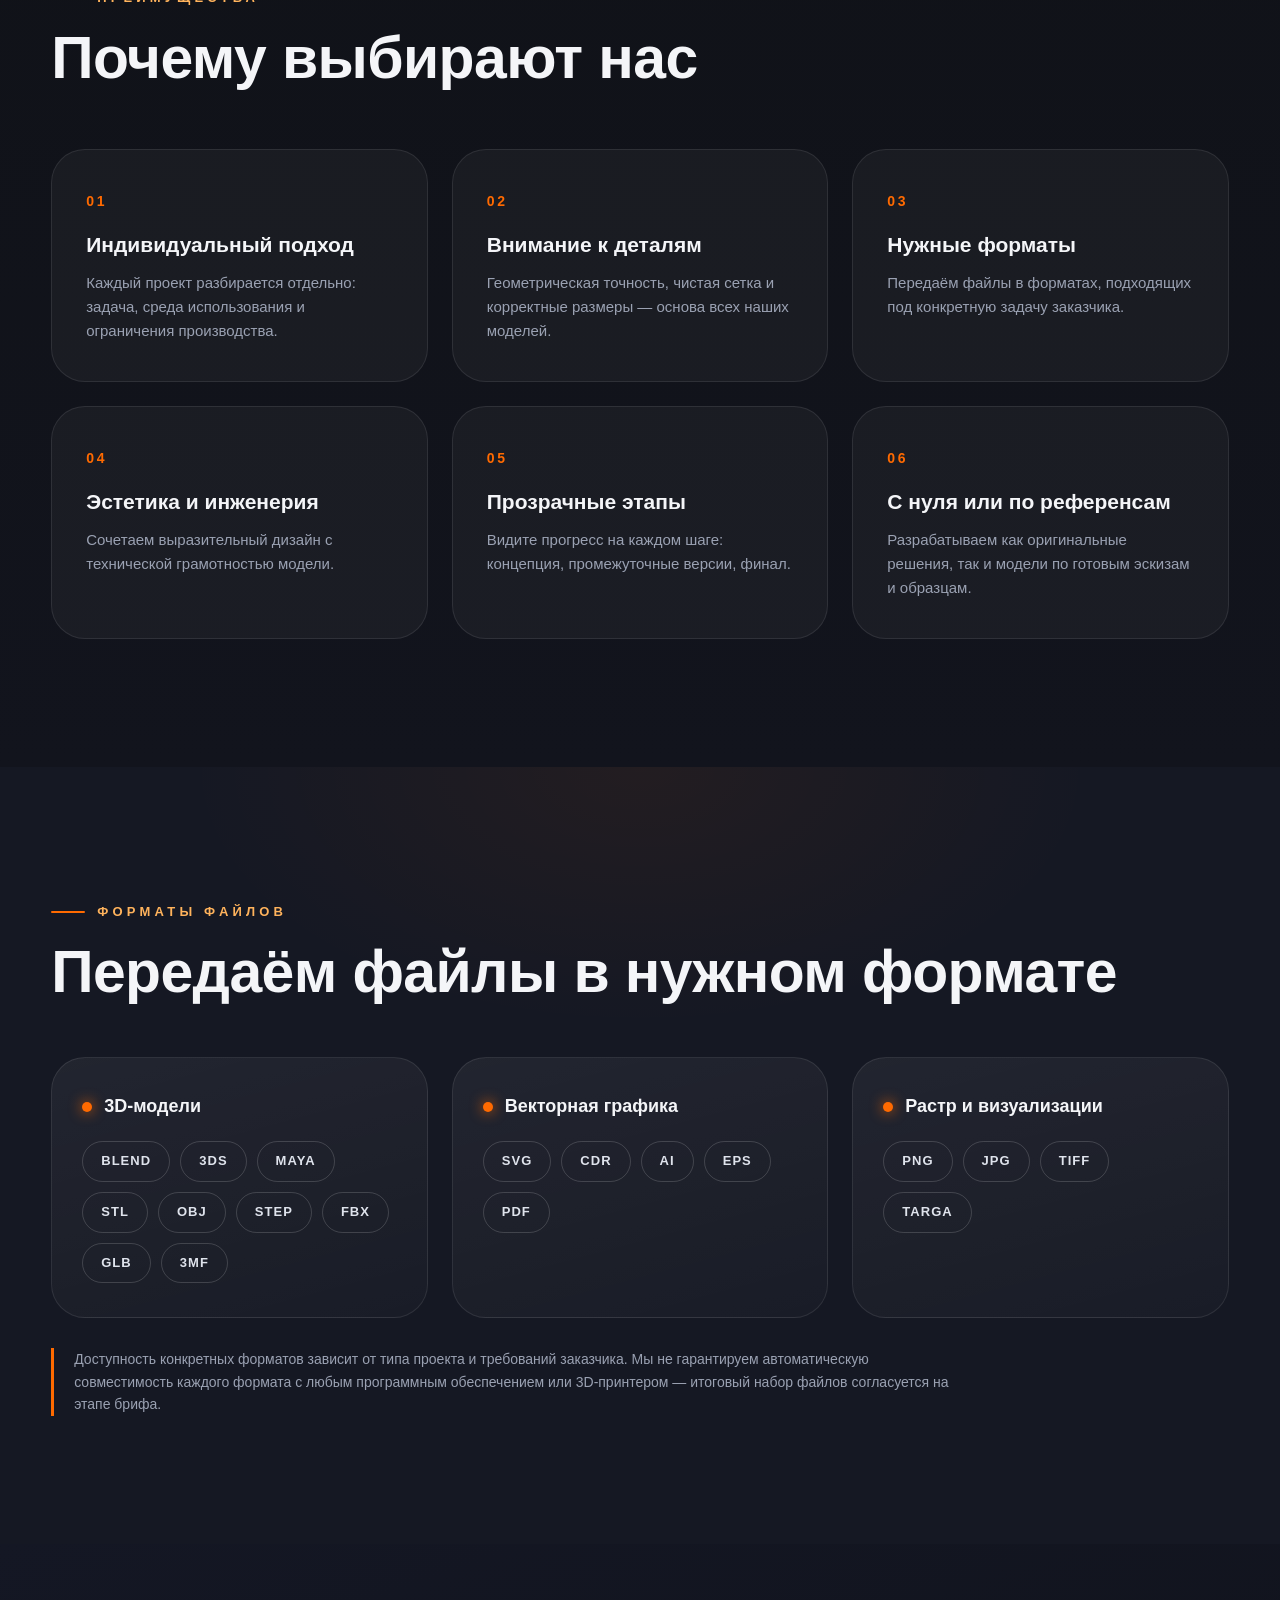
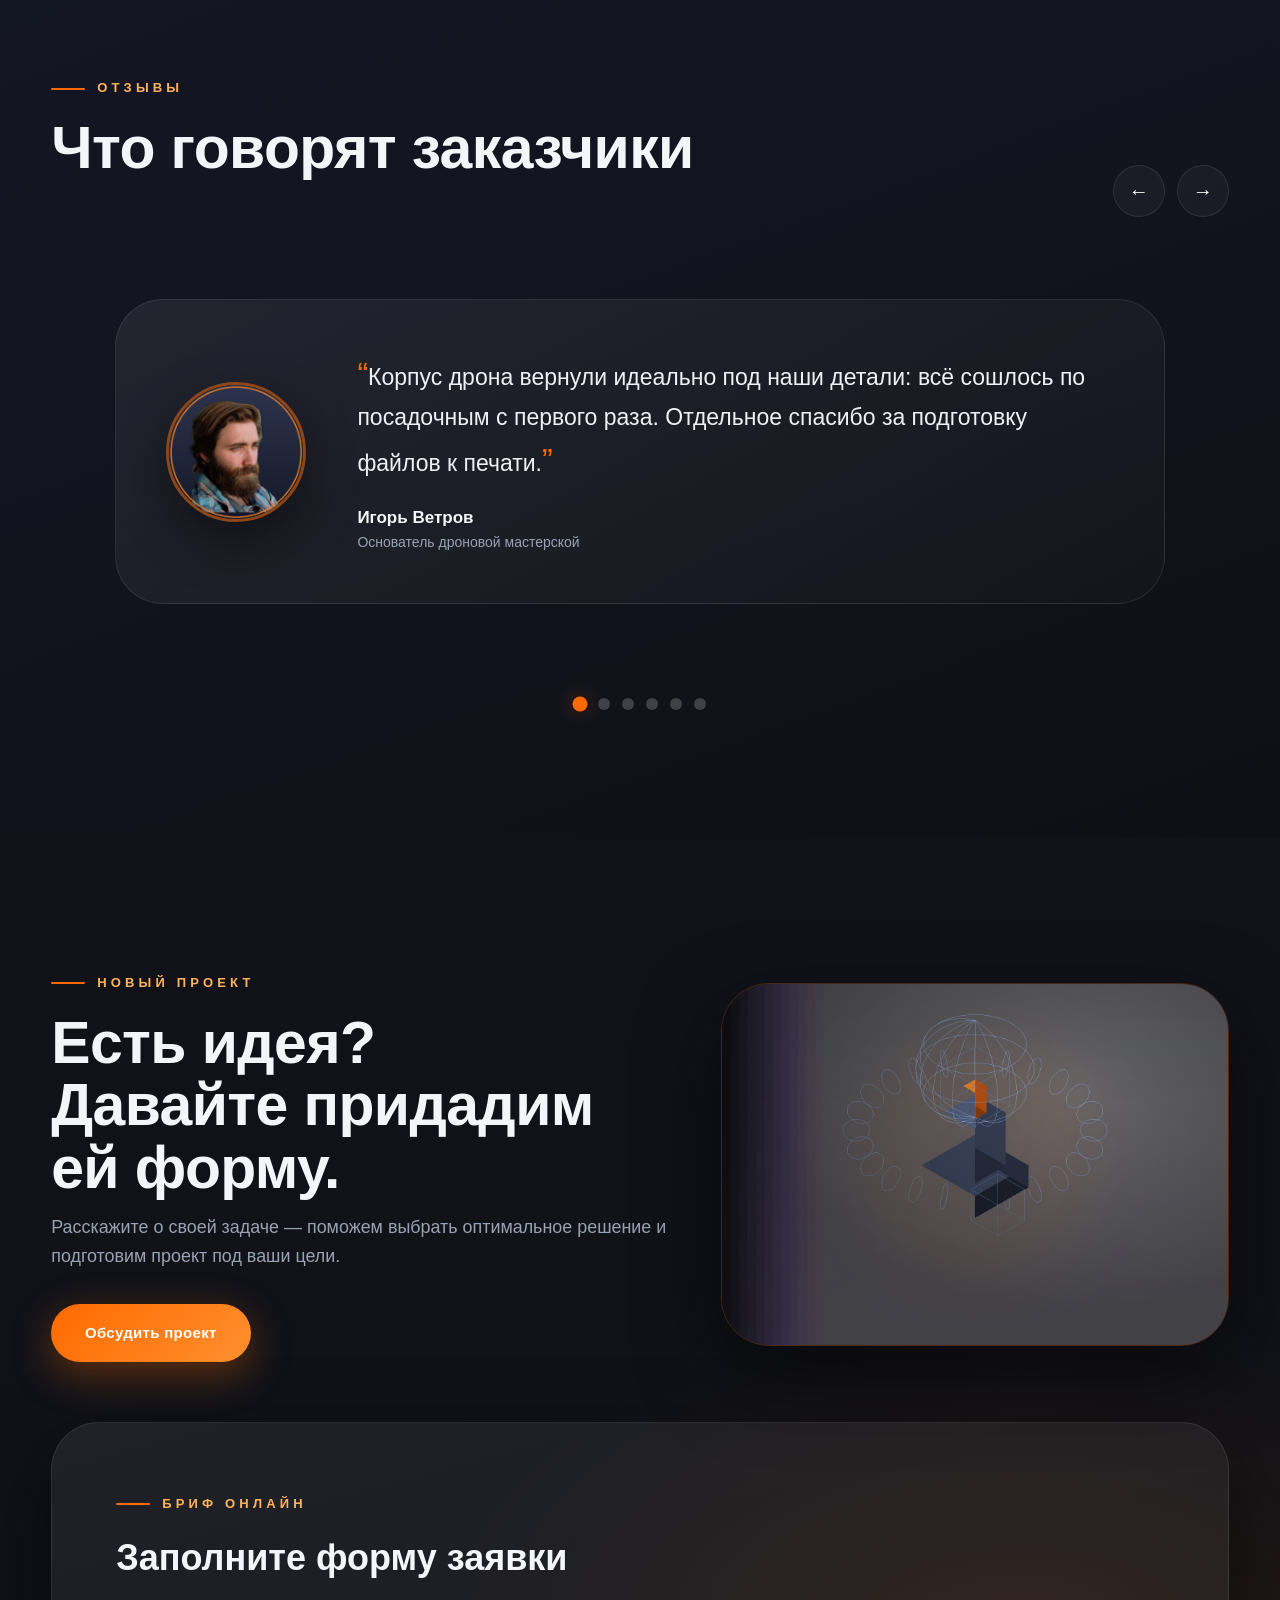
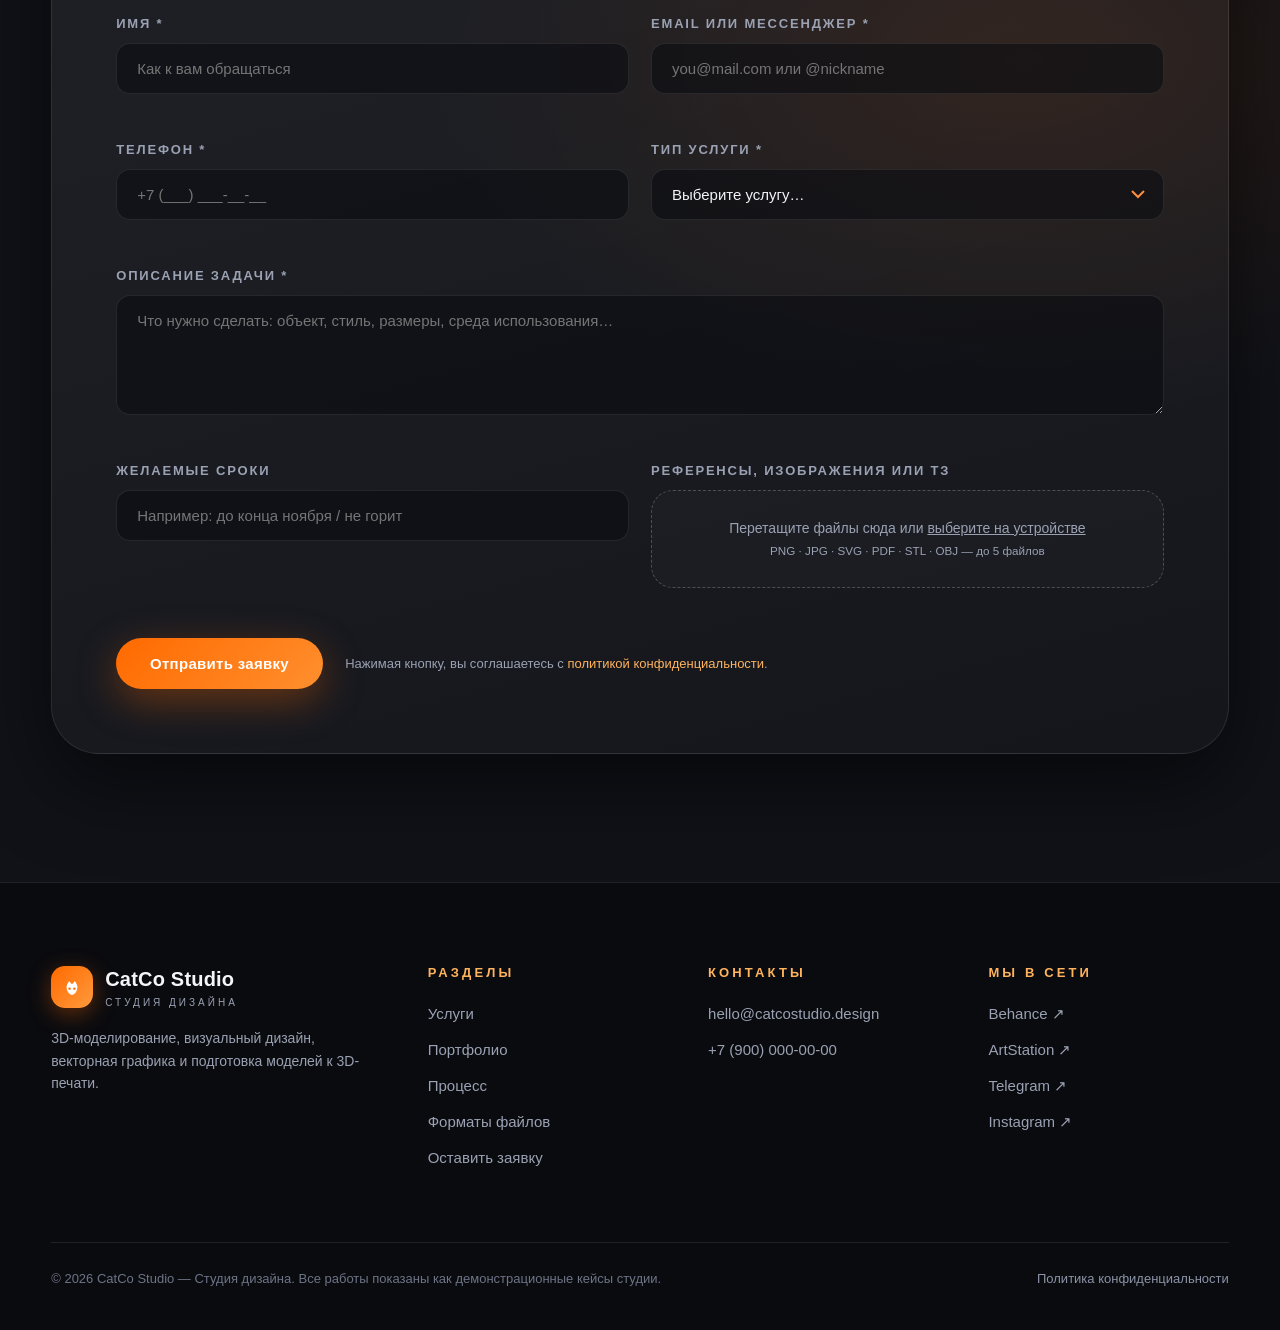
<file: publii/out/catco-studio-publii/index.html>
<!DOCTYPE html>
<html lang="ru">
<head>
  <meta charset="UTF-8">
  <meta name="viewport" content="width=device-width, initial-scale=1.0">
  <title>CatCo Studio — Студия дизайна · 3D-моделирование, графика, 3D-печать</title>
  <meta name="description" content="CatCo Studio — студия дизайна: 3D-моделирование, 2D и векторная графика, подготовка моделей к 3D-печати. Превращаем идеи в цифровую форму.">
  <link rel="icon" href="data:image/svg+xml,%3Csvg xmlns='http://www.w3.org/2000/svg' viewBox='0 0 64 64'%3E%3Crect width='64' height='64' rx='18' fill='%23ff6a00'/%3E%3Cpath d='M20 26l5-9 5 7h4l5-7 5 9c2 4 2 12-2 18-3 5-8 7-10 7s-7-2-10-7c-4-6-4-14-2-18z' fill='%23fff'/%3E%3Ccircle cx='26' cy='36' r='3' fill='%23ff6a00'/%3E%3Ccircle cx='38' cy='36' r='3' fill='%23ff6a00'/%3E%3C/svg%3E">
  <link rel="stylesheet" href="/css/style.css">
</head>
<body>

  <!-- ============ НАВИГАЦИЯ ============ -->
  <header class="nav" id="nav">
    <a class="logo" href="#home" aria-label="CatCo Studio — на главную">
      <span class="logo-mark" aria-hidden="true">
        <svg viewBox="0 0 64 64"><path d="M20 26l5-9 5 7h4l5-7 5 9c2 4 2 12-2 18-3 5-8 7-10 7s-7-2-10-7c-4-6-4-14-2-18z" fill="#fff"/><circle cx="26" cy="36" r="3" fill="#ff6a00"/><circle cx="38" cy="36" r="3" fill="#ff6a00"/></svg>
      </span>
      <span>CatCo Studio<small>Студия дизайна</small></span>
    </a>
    <nav class="nav-links" id="navLinks" aria-label="Основная навигация">
      <a href="#services">Услуги</a>
      <a href="#portfolio">Портфолио</a>
      <a href="#process">Процесс</a>
      <a href="#whyus">О студии</a>
      <a href="#reviews">Отзывы</a>
      <a href="#order">Контакты</a>
    </nav>
    <a href="#order" class="btn btn-primary nav-cta">Обсудить проект</a>
    <button class="burger" id="burger" aria-label="Меню"><span></span><span></span><span></span></button>
  </header>

  <!-- ============ HERO ============ -->
  <section class="hero" id="home">
    <div class="hero-bg" id="heroBg" aria-hidden="true"><!-- слайды из data.json --></div>

    <div class="hero-inner">
      <div class="hero-copy">
        <span class="eyebrow reveal visible">Digital Design · 3D · Vector</span>
        <h1 id="heroTitle" class="reveal visible">Превращаем идеи<br>в <span class="grad">цифровую форму</span></h1>
        <p class="sub reveal visible d1" id="heroSub">3D-моделирование, визуальный дизайн и векторная графика. Создаём цифровые объекты, которые впечатляют на экране и обретают физическую форму.</p>
        <div class="hero-actions reveal visible d2">
          <a href="#order" class="btn btn-primary">Обсудить проект</a>
          <a href="#portfolio" class="btn btn-ghost" id="toWorks">Смотреть работы ↓</a>
        </div>
        <div class="hero-stats reveal visible d3">
          <div><b>3D</b>моделирование и прототипы</div>
          <div><b>2D / SVG</b>графика любой сложности</div>
          <div><b>FDM / SLA</b>подготовка к печати</div>
        </div>
      </div>
      <div id="hero-canvas-wrap" aria-hidden="true">
        <div class="hero-orbit-label">// live 3D preview — hardsurface concept</div>
      </div>
    </div>

    <div class="hero-dots" id="heroDots" role="tablist" aria-label="Фоновый слайдер"></div>
    <div class="scroll-hint" aria-hidden="true"><i></i>scroll</div>
  </section>

  <!-- ============ УСЛУГИ ============ -->
  <section id="services">
    <div class="container">
      <span class="eyebrow reveal">Что мы делаем</span>
      <h2 class="section-title reveal">Четыре направления —<br>один уровень точности</h2>
      <p class="section-sub reveal d1">Наведите курсор на карточку, чтобы узнать подробности. Каждая услуга — от концепта до файлов, готовых к использованию.</p>
      <div class="services-grid" id="servicesGrid"><!-- flip-карточки из data.json --></div>
    </div>
  </section>

  <!-- ============ ПОРТФОЛИО ============ -->
  <section id="portfolio">
    <div class="container">
      <span class="eyebrow reveal">Работы студии</span>
      <h2 class="section-title reveal">Из цифровой идеи<br>в готовый результат</h2>
      <p class="section-sub reveal d1">Кликните по проекту, чтобы открыть подробный разбор: задача, процесс разработки, результат и сравнение «wireframe → render» с помощью вертикального слайдера.</p>
      <div class="filters reveal d1" id="filters" role="group" aria-label="Фильтры портфолио"></div>
      <div class="gallery" id="gallery"></div>
    </div>
  </section>

  <!-- ============ ПРОЦЕСС ============ -->
  <section id="process">
    <div class="container">
      <span class="eyebrow reveal">Как мы работаем</span>
      <h2 class="section-title reveal">От идеи до результата</h2>
      <p class="section-sub reveal d1">Прозрачный процесс из четырёх этапов — вы всегда видите, на какой стадии находится проект.</p>
      <div class="process-track" id="processTrack"></div>
    </div>
  </section>

  <!-- ============ ПОЧЕМУ МЫ ============ -->
  <section id="whyus">
    <div class="container">
      <span class="eyebrow reveal">Преимущества</span>
      <h2 class="section-title reveal">Почему выбирают нас</h2>
      <div class="why-grid" id="whyGrid"></div>
    </div>
  </section>

  <!-- ============ ФОРМАТЫ ============ -->
  <section id="formats">
    <div class="container">
      <span class="eyebrow reveal">Форматы файлов</span>
      <h2 class="section-title reveal">Передаём файлы в нужном формате</h2>
      <div class="formats-wrap" id="formatsWrap"></div>
      <p class="formats-note reveal" id="formatsNote"></p>
    </div>
  </section>

  <!-- ============ ОТЗЫВЫ ============ -->
  <section id="reviews">
    <div class="container">
      <span class="eyebrow reveal">Отзывы</span>
      <h2 class="section-title reveal">Что говорят заказчики</h2>
      <div class="t-slider reveal d1">
        <div class="t-arrows">
          <button class="t-arrow" id="tPrev" aria-label="Предыдущий отзыв">←</button>
          <button class="t-arrow" id="tNext" aria-label="Следующий отзыв">→</button>
        </div>
        <div class="t-viewport"><div class="t-track" id="tTrack"></div></div>
        <div class="t-dots" id="tDots"></div>
      </div>
    </div>
  </section>

  <!-- ============ ЗАКАЗ ПРОЕКТА (CTA + ФОРМА) ============ -->
  <section id="order">
    <div class="container">
      <div class="order-grid">
        <div>
          <span class="eyebrow reveal">Новый проект</span>
          <h2 class="section-title reveal">Есть идея?<br>Давайте придадим ей форму.</h2>
          <p class="section-sub reveal d1">Расскажите о своей задаче — поможем выбрать оптимальное решение и подготовим проект под ваши цели.</p>
          <div class="reveal d2" style="margin-top:34px"><a href="#briefForm" class="btn btn-primary">Обсудить проект</a></div>
        </div>
        <div class="order-visual reveal d2">
          <img src="/assets/img/gen/cta_scene.jpg" alt="Абстрактная sci-fi 3D-композиция из геометрических объектов CatCo Studio" loading="lazy">
        </div>
      </div>

      <!-- ---------- ФОРМА ЗАЯВКИ ---------- -->
      <div class="form-card reveal" id="briefForm">
        <span class="eyebrow">Бриф онлайн</span>
        <h3 style="font-size:clamp(24px,3vw,36px);margin:14px 0 28px;">Заполните форму заявки</h3>
        <form id="orderForm" novalidate>
          <div class="form-grid">
            <div class="field">
              <label for="fName">Имя *</label>
              <input type="text" id="fName" name="name" placeholder="Как к вам обращаться" autocomplete="name">
              <span class="err-msg" data-for="fName"></span>
            </div>
            <div class="field">
              <label for="fContact">Email или мессенджер *</label>
              <input type="text" id="fContact" name="contact" placeholder="you@mail.com или @nickname" autocomplete="email">
              <span class="err-msg" data-for="fContact"></span>
            </div>
            <div class="field">
              <label for="fPhone">Телефон *</label>
              <input type="tel" id="fPhone" name="phone" placeholder="+7 (___) ___-__-__" autocomplete="tel">
              <span class="err-msg" data-for="fPhone"></span>
            </div>
            <div class="field">
              <label for="fService">Тип услуги *</label>
              <select id="fService" name="service">
                <option value="">Выберите услугу…</option>
              </select>
              <span class="err-msg" data-for="fService"></span>
            </div>
            <div class="field full">
              <label for="fDesc">Описание задачи *</label>
              <textarea id="fDesc" name="description" placeholder="Что нужно сделать: объект, стиль, размеры, среда использования…"></textarea>
              <span class="err-msg" data-for="fDesc"></span>
            </div>
            <div class="field">
              <label for="fDeadline">Желаемые сроки</label>
              <input type="text" id="fDeadline" name="deadline" placeholder="Например: до конца ноября / не горит">
              <span class="err-msg" data-for="fDeadline"></span>
            </div>
            <div class="field">
              <label>Референсы, изображения или ТЗ</label>
              <div class="dropzone" id="dropzone" tabindex="0" role="button" aria-label="Прикрепить файлы">
                Перетащите файлы сюда или <u>выберите на устройстве</u><br>
                <small>PNG · JPG · SVG · PDF · STL · OBJ — до 5 файлов</small>
              </div>
              <input type="file" id="fFiles" name="files" multiple hidden accept=".png,.jpg,.jpeg,.webp,.svg,.pdf,.ai,.eps,.cdr,.stl,.obj,.step,.stp,.fbx,.glb,.3mf,.blend,.zip,.rar">
              <div class="file-list" id="fileList"></div>
            </div>
          </div>
          <div class="form-foot">
            <button type="submit" class="btn btn-primary" id="submitBtn">Отправить заявку</button>
            <p class="form-note">Нажимая кнопку, вы соглашаетесь с <a href="#" class="pp-link" style="color:var(--accent-2)">политикой конфиденциальности</a>.</p>
          </div>
          <div class="form-status" id="formStatus" role="status" aria-live="polite"></div>
        </form>
      </div>
    </div>
  </section>

  <!-- ============ КОНТАКТЫ / ФУТЕР ============ -->
  <footer id="contacts">
    <div class="container">
      <div class="footer-grid">
        <div class="footer-about">
          <a class="logo" href="#home">
            <span class="logo-mark" aria-hidden="true"><svg viewBox="0 0 64 64"><path d="M20 26l5-9 5 7h4l5-7 5 9c2 4 2 12-2 18-3 5-8 7-10 7s-7-2-10-7c-4-6-4-14-2-18z" fill="#fff"/><circle cx="26" cy="36" r="3" fill="#ff6a00"/><circle cx="38" cy="36" r="3" fill="#ff6a00"/></svg></span>
            <span>CatCo Studio<small>Студия дизайна</small></span>
          </a>
          <p id="footerDesc">3D-моделирование, визуальный дизайн, векторная графика и подготовка моделей к 3D-печати.</p>
        </div>
        <div class="footer-col">
          <h4>Разделы</h4>
          <a href="#services">Услуги</a>
          <a href="#portfolio">Портфолио</a>
          <a href="#process">Процесс</a>
          <a href="#formats">Форматы файлов</a>
          <a href="#order">Оставить заявку</a>
        </div>
        <div class="footer-col">
          <h4>Контакты</h4>
          <a href="mailto:hello@catcostudio.design" id="footerEmail">hello@catcostudio.design</a>
          <a href="tel:+79000000000" id="footerPhone">+7 (900) 000-00-00</a>
        </div>
        <div class="footer-col">
          <h4>Мы в сети</h4>
          <ul id="socialList"></ul>
        </div>
      </div>
      <div class="footer-bottom">
        <span>© <span id="year"></span> CatCo Studio — Студия дизайна. Все работы показаны как демонстрационные кейсы студии.</span>
        <a href="#" class="pp-link">Политика конфиденциальности</a>
      </div>
    </div>
  </footer>

  <!-- модалка проекта -->
  <div class="modal" id="projectModal" role="dialog" aria-modal="true" aria-label="Карточка проекта">
    <div class="modal-card">
      <button class="modal-close" id="modalClose" aria-label="Закрыть">✕</button>
      <div id="modalContent"></div>
    </div>
  </div>

  <!-- модалка политики -->
  <div class="pp-modal" id="ppModal" role="dialog" aria-modal="true" aria-label="Политика конфиденциальности">
    <div class="pp-card">
      <button class="modal-close" id="ppClose" aria-label="Закрыть">✕</button>
      <h3>Политика конфиденциальности</h3>
      <p>CatCo Studio («студия») обрабатывает персональные данные пользователей исключительно для обратной связи по заявкам на проектирование и дизайн-услуги.</p>
      <ul>
        <li>Мы собираем только те данные, которые вы указываете добровольно в форме заявки: имя, контакты, описание задачи и прикреплённые материалы.</li>
        <li>Данные используются только для связи с вами и подготовки коммерческого предложения; третьим лицам не передаются.</li>
        <li>До подключения сервера обработки форм все поля заявки сохраняются локально в вашем браузере (localStorage) и никуда не отправляются.</li>
        <li>Вы можете удалить свои данные, очистив localStorage сайта, или попросить нас прекратить обработку, написав на почту студии.</li>
        <li>Сайт не использует рекламные трекеры и аналитику, собирающую персональные данные.</li>
      </ul>
      <p>По вопросам обработки данных пишите на <a href="mailto:hello@catcostudio.design" style="color:var(--accent-2)">hello@catcostudio.design</a>.</p>
    </div>
  </div>

  <!-- three.js — локальная копия библиотеки (резервный CDN) -->
  <!-- Данные встроены в страницу: работают при экспорте в Publii без отдельного запроса data.json -->
  <script id="catco-data" type="application/json">
{
  "studio": {
    "name": "CatCo Studio",
    "tagline": "Студия дизайна",
    "description": "3D-моделирование, визуальный дизайн, векторная графика и подготовка моделей к 3D-печати.",
    "email": "hello@catcostudio.design",
    "phone": "+7 (900) 000-00-00",
    "social": [
      {
        "label": "Behance",
        "url": "https://www.behance.net/"
      },
      {
        "label": "ArtStation",
        "url": "https://www.artstation.com/"
      },
      {
        "label": "Telegram",
        "url": "https://web.telegram.org/"
      },
      {
        "label": "Instagram",
        "url": "https://www.instagram.com/"
      }
    ]
  },
  "hero": {
    "title": "Превращаем идеи в цифровую форму",
    "subtitle": "3D-моделирование, визуальный дизайн и векторная графика. Создаём цифровые объекты, которые впечатляют на экране и обретают физическую форму.",
    "ctaPrimary": "Обсудить проект",
    "ctaSecondary": "Смотреть работы",
    "slides": [
      {
        "src": "/assets/img/gen/hero1_render.jpg",
        "alt": "3D-рендер цифровой модели"
      },
      {
        "src": "/assets/img/gen/hero2_vector.jpg",
        "alt": "Яркая векторная иллюстрация"
      },
      {
        "src": "/assets/img/gen/hero3_printer.jpg",
        "alt": "Современный 3D-принтер"
      }
    ]
  },
  "services": [
    {
      "num": "01",
      "title": "3D-моделирование",
      "desc": "Создание трёхмерных объектов, предметных моделей, деталей, корпусов, концептуальных форм и цифровых прототипов.",
      "img": "/assets/img/gen/svc_3d.jpg"
    },
    {
      "num": "02",
      "title": "2D-графика и дизайн",
      "desc": "Разработка графических материалов, иллюстраций, рекламной графики, концептов, визуальных элементов и цифрового контента.",
      "img": "/assets/img/gen/svc_2d.jpg"
    },
    {
      "num": "03",
      "title": "Векторная графика",
      "desc": "Перевод изображений в вектор, отрисовка логотипов, создание SVG-графики, контуров, технических схем и масштабируемых иллюстраций.",
      "img": "/assets/img/gen/svc_vector.jpg"
    },
    {
      "num": "04",
      "title": "3D-модели для печати",
      "desc": "Разработка и подготовка моделей для 3D-печати: проверка геометрии, толщины стенок, замкнутости сетки, зазоров и других параметров, важных для производства физического объекта.",
      "img": "/assets/img/gen/svc_print.jpg"
    }
  ],
  "portfolioFilters": [
    {
      "id": "all",
      "label": "Все проекты"
    },
    {
      "id": "modeling",
      "label": "3D-моделирование"
    },
    {
      "id": "graphics",
      "label": "2D-графика"
    },
    {
      "id": "vector",
      "label": "Векторная графика"
    },
    {
      "id": "print",
      "label": "3D-печать"
    }
  ],
  "projects": [
    {
      "id": "drone",
      "title": "Корпус FPV-дрона",
      "category": "modeling",
      "categoryLabel": "3D-моделирование",
      "year": "2025",
      "tags": [
        "Hard Surface",
        "CAD",
        "Прототип"
      ],
      "cover": "/assets/img/gen/p_drone.jpg",
      "task": "Проектирование лёгкого защитного корпуса гоночного FPV-дрона с посадочными местами под электродвигатели и стандартную крепёжную платину.",
      "process": [
        "Сбор референсов и габаритных требований",
        "Моделирование силовой рамы и обтекателей",
        "Проверка зазоров под пропеллеры",
        "Подготовка файлов для FDM-печати"
      ],
      "result": "Компактный корпус с интегрированными рёбрами жёсткости, напечатанный и протестированный заказчиком.",
      "gallery": [
        {
          "src": "/assets/img/gen/p_drone_wire.jpg",
          "caption": "Каркас модели (wireframe)"
        },
        {
          "src": "/assets/img/gen/p_drone.jpg",
          "caption": "Финальный визуализированный образ"
        }
      ],
      "compare": {
        "before": "assets/img/gen/p_drone_wire.jpg",
        "after": "assets/img/gen/p_drone.jpg",
        "beforeLabel": "Wireframe",
        "afterLabel": "Render"
      }
    },
    {
      "id": "gear",
      "title": "Планетарный редуктор",
      "category": "modeling",
      "categoryLabel": "3D-моделирование",
      "year": "2025",
      "tags": [
        "Инженерия",
        "Детали",
        "STEP"
      ],
      "cover": "/assets/img/gen/p_gear.jpg",
      "task": "Моделирование комплекта шестерён малогабаритного редуктора с корректным зацеплением и техническими допусками.",
      "process": [
        "Расчёт передаточного отношения",
        "Параметрическое моделирование зубчатого профиля",
        "Сборка узла и проверка зацепления",
        "Экспорт в STEP и STL"
      ],
      "result": "Полная параметрическая сборка редуктора, пригодная для ЧПУ-изготовления и 3D-печати прототипа.",
      "gallery": [
        {
          "src": "/assets/img/gen/p_gear.jpg",
          "caption": "Сборка редуктора"
        }
      ]
    },
    {
      "id": "vase",
      "title": "Дизайнерская ваза «Spiral»",
      "category": "print",
      "categoryLabel": "3D-печать",
      "year": "2025",
      "tags": [
        "Декор",
        "FDM",
        "Параметрика"
      ],
      "task": "Разработка декоративной вазы со спиральным профилем, оптимизированной под послойную FDM-печать без поддержек.",
      "process": [
        "Параметрический скрипт поверхности",
        "Анализ нависаний и толщины стенок",
        "Замыкание сетки и подготовка 3MF",
        "Тестовая печать образца"
      ],
      "result": "Модель с равномерной толщиной стенки 2,4 мм, напечатанная в один проход без поддержек.",
      "gallery": [
        {
          "src": "/assets/img/gen/p_vase.jpg",
          "caption": "Ваза Spiral"
        }
      ],
      "cover": "/assets/img/gen/p_vase.jpg"
    },
    {
      "id": "logo",
      "title": "Айдентика CatCo",
      "category": "vector",
      "categoryLabel": "Векторная графика",
      "year": "2025",
      "tags": [
        "Логотип",
        "SVG",
        "Бренд"
      ],
      "task": "Отрисовка знаковой группы в векторе: геометрический кот-марк, адаптивный под любые размеры носителей.",
      "process": [
        "Построение сетки знака",
        "Отрисовка контуров в кривых Безье",
        "Настройка вариантов цвета",
        "Экспорт SVG / AI / EPS / PDF"
      ],
      "result": "Чистый масштабируемый векторный знак без трассировки растровых артефактов.",
      "gallery": [
        {
          "src": "/assets/img/gen/p_logo.jpg",
          "caption": "Знак айдентики"
        }
      ],
      "cover": "/assets/img/gen/p_logo.jpg"
    },
    {
      "id": "poster",
      "title": "Серия постеров «Shapes»",
      "category": "graphics",
      "categoryLabel": "2D-графика",
      "year": "2025",
      "tags": [
        "Иллюстрация",
        "Постер",
        "Композиция"
      ],
      "task": "Создание яркой серии печатных постеров на основе абстрактной геометрической композиции.",
      "process": [
        "Цветовая схема и палитра",
        "Компоновка форм и ритма",
        "Типографика серии",
        "Подготовка к печати CMYK"
      ],
      "result": "Три законченных плаката единой серии в печатном формате 60×85 см.",
      "gallery": [
        {
          "src": "/assets/img/gen/p_poster.jpg",
          "caption": "Постер серии Shapes"
        }
      ],
      "cover": "/assets/img/gen/p_poster.jpg"
    },
    {
      "id": "emblem",
      "title": "Восстановление эмблемы из растра",
      "category": "vector",
      "categoryLabel": "Векторная графика",
      "year": "2025",
      "tags": [
        "Трассировка",
        "Контур",
        "CDR"
      ],
      "task": "Перевод изношенного растрового изображения эмблемы в чистый вектор для печати на текстиле и УФ-вывеске.",
      "process": [
        "Анализ исходного растра",
        "Ручная отрисовка контуров",
        "Удаление артефактов сжатия",
        "Передача SVG и CDR"
      ],
      "result": "Масштабируемый вектор без потери геометрии оригинала.",
      "gallery": [
        {
          "src": "/assets/img/gen/p_emblem.jpg",
          "caption": "Векторная эмблема"
        }
      ],
      "cover": "/assets/img/gen/p_emblem.jpg"
    },
    {
      "id": "helmet",
      "title": "Шлем «Nova» sci-fi",
      "category": "modeling",
      "categoryLabel": "3D-моделирование",
      "year": "2026",
      "tags": [
        "Concept",
        "Hard Surface",
        "GLB"
      ],
      "task": "Концептуальное моделирование шлема в стилистике научной фантастики для использования в CGI-сцене и как AR-модель.",
      "process": [
        "Эскизы силуэта",
        "Блокинг формы и сплайновые панели",
        "Retopo и запекание нормалей",
        "Сборка GLB для web/AR"
      ],
      "result": "Готовая real-time модель с корректной сеткой и текстурами PBR.",
      "gallery": [
        {
          "src": "/assets/img/gen/p_helmet_wire.jpg",
          "caption": "Сетка шлема"
        },
        {
          "src": "/assets/img/gen/p_helmet.jpg",
          "caption": "Финальный вид"
        }
      ],
      "compare": {
        "before": "assets/img/gen/p_helmet_wire.jpg",
        "after": "assets/img/gen/p_helmet.jpg",
        "beforeLabel": "Wireframe",
        "afterLabel": "Render"
      },
      "cover": "/assets/img/gen/p_helmet_wire.jpg"
    },
    {
      "id": "exo",
      "title": "Сегмент экзоскелета",
      "category": "print",
      "categoryLabel": "3D-печать",
      "year": "2026",
      "tags": [
        "Прототип",
        "PETG",
        "Шарниры"
      ],
      "task": "Моделирование шарнирного сегмента экзоскелета руки для печати на FDM-принтере с подвижными соединениями.",
      "process": [
        "Кинематическая схема сустава",
        "Моделирование звеньев и осей",
        "Расчёт print-in-place зазоров 0,3 мм",
        "Нарезка и контроль деформаций"
      ],
      "result": "Рабочий печатный прототип с подвижными узлами без дополнительного крепежа.",
      "gallery": [
        {
          "src": "/assets/img/gen/p_exo_wire.jpg",
          "caption": "Каркас сегмента"
        },
        {
          "src": "/assets/img/gen/p_exo.jpg",
          "caption": "Готовая модель"
        }
      ],
      "compare": {
        "before": "assets/img/gen/p_exo_wire.jpg",
        "after": "assets/img/gen/p_exo.jpg",
        "beforeLabel": "Wireframe",
        "afterLabel": "Render"
      },
      "cover": "/assets/img/gen/p_exo_wire.jpg"
    },
    {
      "id": "pattern",
      "title": "Паттерн для мерча",
      "category": "graphics",
      "categoryLabel": "2D-графика",
      "year": "2025",
      "tags": [
        "Pattern",
        "Иллюстрация",
        "TIFF"
      ],
      "task": "Разработка бесшовного графического паттерна для печати на ткани и упаковке.",
      "process": [
        "Мотив и цветовая система",
        "Построение бесшовного тайла",
        "Проверка стыковки",
        "Экспорт TIFF / PNG / SVG"
      ],
      "result": "Бесшовный паттерн, готовый к ротационной печати.",
      "gallery": [
        {
          "src": "/assets/img/gen/p_tile.jpg",
          "caption": "Бесшовный паттерн"
        }
      ],
      "cover": "/assets/img/gen/p_tile.jpg"
    },
    {
      "id": "bracket",
      "title": "Кронштейн для электрокорпуса",
      "category": "print",
      "categoryLabel": "3D-печать",
      "year": "2025",
      "tags": [
        "Инженерия",
        "STL",
        "STEP"
      ],
      "task": "Подготовка металлического кронштейна к аддитивному производству: ремонт геометрии и контроль технологичности.",
      "process": [
        "Получение исходной CAD-модели",
        "Проверка замкнутости и толщины стенок",
        "Оптимизация ориентации печати",
        "Выдача STL / 3MF с техкартой"
      ],
      "result": "Модель, напечатанная с первого запуска без доработки геометрии.",
      "gallery": [
        {
          "src": "/assets/img/gen/p_printpart.jpg",
          "caption": "Кронштейн на столе принтера"
        }
      ],
      "cover": "/assets/img/gen/p_printpart.jpg"
    },
    {
      "id": "fidget",
      "title": "Механический fidget-куб",
      "category": "modeling",
      "categoryLabel": "3D-моделирование",
      "year": "2026",
      "tags": [
        "Гаджет",
        "MAYA",
        "FBX"
      ],
      "task": "Моделирование игрового механизма с подшипниками и вращающимися шестернями для серийного производства.",
      "process": [
        "Моделирование корпусных половин",
        "Зубчатые вставки и оси",
        "Проверка зазоров вращения",
        "Экспорт FBX / OBJ / STL"
      ],
      "result": "Полная сборка механизма, готовая к оснастке и печати опытной партии.",
      "gallery": [
        {
          "src": "/assets/img/gen/p_fidget.jpg",
          "caption": "Механизм куба"
        }
      ],
      "cover": "/assets/img/gen/p_fidget.jpg"
    },
    {
      "id": "concept",
      "title": "От эскиза к объекту",
      "category": "graphics",
      "categoryLabel": "2D-графика",
      "year": "2025",
      "tags": [
        "Concept",
        "До/После",
        "Визуализация"
      ],
      "task": "Показ полного цикла: от чернового концепт-эскиза до финального визуального образа изделия.",
      "process": [
        "Эскизная композиция",
        "Уточнение формы",
        "Материалы и свет",
        "Финальный рендер"
      ],
      "result": "Наглядное сравнение исходной идеи и готового результата.",
      "gallery": [
        {
          "src": "/assets/img/gen/p_concept.jpg",
          "caption": "Sketch → Render"
        }
      ],
      "compare": {
        "before": "assets/img/gen/p_concept.jpg",
        "after": "assets/img/gen/p_gear.jpg",
        "beforeLabel": "Эскиз",
        "afterLabel": "Результат"
      },
      "cover": "/assets/img/gen/p_concept.jpg"
    }
  ],
  "process": [
    {
      "num": "01",
      "title": "Бриф",
      "desc": "Изучаем задачу, референсы и технические требования."
    },
    {
      "num": "02",
      "title": "Концепция",
      "desc": "Определяем форму, стиль и направление разработки."
    },
    {
      "num": "03",
      "title": "Создание",
      "desc": "Выполняем моделирование, отрисовку и согласование."
    },
    {
      "num": "04",
      "title": "Финальный результат",
      "desc": "Передаём готовые файлы в нужных форматах."
    }
  ],
  "whyUs": [
    {
      "title": "Индивидуальный подход",
      "desc": "Каждый проект разбирается отдельно: задача, среда использования и ограничения производства."
    },
    {
      "title": "Внимание к деталям",
      "desc": "Геометрическая точность, чистая сетка и корректные размеры — основа всех наших моделей."
    },
    {
      "title": "Нужные форматы",
      "desc": "Передаём файлы в форматах, подходящих под конкретную задачу заказчика."
    },
    {
      "title": "Эстетика и инженерия",
      "desc": "Сочетаем выразительный дизайн с технической грамотностью модели."
    },
    {
      "title": "Прозрачные этапы",
      "desc": "Видите прогресс на каждом шаге: концепция, промежуточные версии, финал."
    },
    {
      "title": "С нуля или по референсам",
      "desc": "Разрабатываем как оригинальные решения, так и модели по готовым эскизам и образцам."
    }
  ],
  "formats": [
    {
      "group": "3D-модели",
      "items": [
        "BLEND",
        "3DS",
        "MAYA",
        "STL",
        "OBJ",
        "STEP",
        "FBX",
        "GLB",
        "3MF"
      ]
    },
    {
      "group": "Векторная графика",
      "items": [
        "SVG",
        "CDR",
        "AI",
        "EPS",
        "PDF"
      ]
    },
    {
      "group": "Растр и визуализации",
      "items": [
        "PNG",
        "JPG",
        "TIFF",
        "TARGA"
      ]
    }
  ],
  "formatsNote": "Доступность конкретных форматов зависит от типа проекта и требований заказчика. Мы не гарантируем автоматическую совместимость каждого формата с любым программным обеспечением или 3D-принтером — итоговый набор файлов согласуется на этапе брифа.",
  "testimonials": [
    {
      "name": "Игорь Ветров",
      "role": "Основатель дроновой мастерской",
      "text": "Корпус дрона вернули идеально под наши детали: всё сошлось по посадочным с первого раза. Отдельное спасибо за подготовку файлов к печати.",
      "avatar": "/assets/img/gen/av1.png"
    },
    {
      "name": "Марина Соловьёва",
      "role": "Арт-директор рекламного агентства",
      "text": "Векторную графику сделали быстро и чисто — логотип отлично держится и на визитке, и на билборде. Приятно работать с командой, которая понимает задачу.",
      "avatar": "/assets/img/gen/av2.png"
    },
    {
      "name": "Алексей Дорн",
      "role": "Инженер-конструктор",
      "text": "Редуктор смоделирован аккуратно, зазоры и зацепление проверены. Получил STEP-файлы, которые сразу встали в нашу сборку без переделок.",
      "avatar": "/assets/img/gen/av3.png"
    },
    {
      "name": "Елена Ким",
      "role": "Владелец бренда декора",
      "text": "Ваза для печати получилась именно такой, как на эскизе, и напечаталась без поддержек. Видно, что думают о производстве ещё на этапе модели.",
      "avatar": "/assets/img/gen/av4.png"
    },
    {
      "name": "Дмитрий Волков",
      "role": "Продакт-менеджер gadget-стартапа",
      "text": "Люблю их процесс: этапы прозрачные, всегда видно промежуточный результат. Механизм fidget-куба собрали в срок и во всех нужных форматах.",
      "avatar": "/assets/img/gen/av5.png"
    },
    {
      "name": "Анна Райт",
      "role": "Иллюстратор",
      "text": "Заказывала перевод старых растровых эмблем в вектор. Результат безупречный — чистые кривые Безье, никаких артефактов автотрассировки.",
      "avatar": "/assets/img/gen/av6.png"
    }
  ],
  "serviceOptions": [
    "3D-моделирование",
    "2D-графика",
    "Векторная отрисовка",
    "Подготовка моделей к 3D-печати",
    "Другое / пока не определился"
  ],
  "form": {
    "backendConfigured": false,
    "endpoint": "",
    "note": "Отправка заявки через backend или сервис обработки форм ещё не настроена. Форма выполняет проверку данных и сохраняет черновик обращения локально в браузере; реальная доставка письма не выполняется."
  }
}
  </script>
  <script>window.CATCO_DATA = JSON.parse(document.getElementById("catco-data").textContent);</script>
  <script src="/js/three.min.js"></script>
  <script>
    if (typeof THREE === 'undefined') {
      document.write('<script src="https:\/\/cdn.jsdelivr.net\/npm\/three@0.149.0\/build\/three.min.js"><\/script>');
    }
  </script>
  <script src="/js/main.js"></script>
</body>
</html>
</file>
<file: css/style.css>
/* ============================================================
   CatCo Studio — стиль сайта
   Минимализм · графит · скруглённые углы · оранжевый акцент
   ============================================================ */

:root {
  --bg-0: #0a0b0f;        /* почти чёрный */
  --bg-1: #101218;        /* графит */
  --bg-2: #151823;        /* секции светлее */
  --bg-3: #191d2b;
  --surface: rgba(255, 255, 255, .04);
  --surface-2: rgba(255, 255, 255, .07);
  --line: rgba(255, 255, 255, .09);
  --text: #f4f5f8;
  --muted: #9aa1b2;
  --accent: #ff6a00;
  --accent-2: #ffb35c;
  --accent-glow: rgba(255, 106, 0, .35);
  --radius-s: 14px;
  --radius: 22px;
  --radius-l: 34px;
  --radius-xl: 48px;
  --font: "Century Gothic", "Futura", "Avenir Next", "Segoe UI", "Trebuchet MS", Arial, sans-serif;
  --shadow: 0 30px 80px rgba(0, 0, 0, .55);
  --ease: cubic-bezier(.22, .61, .21, 1);
}

* { margin: 0; padding: 0; box-sizing: border-box; }

html { scroll-behavior: smooth; }

body {
  font-family: var(--font);
  background: var(--bg-0);
  color: var(--text);
  line-height: 1.6;
  overflow-x: hidden;
  -webkit-font-smoothing: antialiased;
}

img { display: block; max-width: 100%; }
a { color: inherit; text-decoration: none; }
button { font-family: inherit; cursor: pointer; border: none; background: none; color: inherit; }
ul { list-style: none; }

::selection { background: var(--accent); color: #fff; }

/* ---------- утилиты ---------- */
.container { width: min(1280px, 92vw); margin-inline: auto; }

.eyebrow {
  display: inline-flex; align-items: center; gap: 12px;
  font-size: 13px; letter-spacing: .32em; text-transform: uppercase;
  color: var(--accent-2); font-weight: 700;
}
.eyebrow::before { content: ""; width: 34px; height: 2px; background: var(--accent); border-radius: 2px; }

.section-title {
  font-size: clamp(34px, 4.6vw, 64px);
  line-height: 1.06; font-weight: 700; letter-spacing: -.01em;
  margin: 18px 0 14px;
}
.section-sub { color: var(--muted); max-width: 640px; font-size: clamp(15px, 1.4vw, 18px); }

section { position: relative; padding: clamp(80px, 10vw, 150px) 0; }

/* фоновые отличия блоков */
#services  { background: radial-gradient(1200px 600px at 85% -10%, rgba(255, 106, 0, .07), transparent 60%), var(--bg-1); }
#process   { background: radial-gradient(900px 500px at 10% 110%, rgba(64, 120, 255, .08), transparent 60%), var(--bg-2); }
#whyus     { background: linear-gradient(180deg, var(--bg-1), #12141d); }
#formats   { background: radial-gradient(700px 400px at 50% 0%, rgba(255, 106, 0, .06), transparent 65%), var(--bg-2); }
#reviews   { background: linear-gradient(160deg, #141724 0%, #0e1016 100%); }
#order     { background: radial-gradient(1000px 600px at 80% 50%, rgba(255, 106, 0, .1), transparent 60%), var(--bg-1); }
#contacts  { background: var(--bg-0); }

/* появление при скролле */
.reveal { opacity: 0; transform: translateY(34px); transition: opacity .8s var(--ease), transform .8s var(--ease); }
.reveal.visible { opacity: 1; transform: none; }
.reveal.d1 { transition-delay: .1s; } .reveal.d2 { transition-delay: .2s; }
.reveal.d3 { transition-delay: .3s; } .reveal.d4 { transition-delay: .4s; }

/* ---------- кнопки ---------- */
.btn {
  display: inline-flex; align-items: center; justify-content: center; gap: 10px;
  padding: 17px 34px; border-radius: 999px;
  font-weight: 700; font-size: 15px; letter-spacing: .02em;
  transition: transform .35s var(--ease), box-shadow .35s var(--ease), background .35s;
  will-change: transform;
}
.btn-primary {
  background: linear-gradient(135deg, var(--accent), #ff8f2e);
  color: #fff; box-shadow: 0 12px 40px var(--accent-glow);
}
.btn-primary:hover { transform: translateY(-3px) scale(1.02); box-shadow: 0 18px 50px var(--accent-glow); }
.btn-ghost {
  border: 1px solid rgba(255, 255, 255, .25); color: var(--text);
  background: rgba(255, 255, 255, .03); backdrop-filter: blur(6px);
}
.btn-ghost:hover { transform: translateY(-3px); border-color: var(--accent); color: var(--accent-2); }

/* ---------- навигация ---------- */
.nav {
  position: fixed; inset: 0 0 auto 0; z-index: 100;
  display: flex; align-items: center; justify-content: space-between;
  padding: 20px min(4vw, 48px);
  transition: background .4s, padding .4s, box-shadow .4s;
}
.nav.scrolled {
  background: rgba(10, 11, 15, .72); backdrop-filter: blur(18px);
  padding-block: 12px; box-shadow: 0 10px 40px rgba(0, 0, 0, .35);
}
.logo { display: flex; align-items: center; gap: 12px; font-weight: 700; font-size: 20px; letter-spacing: .01em; }
.logo-mark {
  width: 42px; height: 42px; border-radius: 14px; position: relative;
  background: linear-gradient(135deg, var(--accent), #ff9a3d);
  box-shadow: 0 6px 22px var(--accent-glow);
  display: grid; place-items: center;
}
.logo-mark svg { width: 26px; height: 26px; }
.logo small { display: block; font-size: 10px; letter-spacing: .3em; text-transform: uppercase; color: var(--muted); font-weight: 400; }
.nav-links { display: flex; gap: 34px; font-size: 15px; color: var(--muted); }
.nav-links a { position: relative; transition: color .3s; }
.nav-links a:hover { color: #fff; }
.nav-links a::after {
  content: ""; position: absolute; left: 0; bottom: -6px; height: 2px; width: 0;
  background: var(--accent); border-radius: 2px; transition: width .3s var(--ease);
}
.nav-links a:hover::after { width: 100%; }
.nav-cta { padding: 12px 24px; font-size: 14px; }
.burger { display: none; flex-direction: column; gap: 5px; padding: 8px; }
.burger span { width: 26px; height: 2px; background: #fff; border-radius: 2px; transition: .3s; }

/* ---------- HERO ---------- */
.hero { min-height: 100vh; display: flex; align-items: center; overflow: hidden; padding-top: 90px; }
/* hero-bg НЕ двигается — ::after (затемнение) всегда перекрывает картинку */
.hero-bg { position: absolute; inset: 0; z-index: 0; }
/* параллакс применяется к внутреннему слою со слайдами */
.hero-parallax {
  position: absolute; inset: -10%;
  will-change: transform;
  transition: transform .25s cubic-bezier(.22,.61,.36,1);
}
.hero-slide {
  position: absolute; inset: 0;
  background-size: cover; background-position: center;
  opacity: 0; transition: opacity 1.6s ease, transform 9s linear;
  transform: scale(1.04);
}
.hero-slide.active { opacity: 1; transform: scale(1.1); }
/* затемнение — на hero-bg, не смещается вместе с картинкой */
.hero-bg::after {
  content: ""; position: absolute; inset: 0; z-index: 3;
  background:
    linear-gradient(90deg, rgba(8, 9, 13, .96) 0%, rgba(8, 9, 13, .78) 45%, rgba(8, 9, 13, .35) 100%),
    linear-gradient(0deg, var(--bg-0) 2%, transparent 40%);
}
.hero-inner { position: relative; z-index: 2; display: grid; grid-template-columns: minmax(0, 1.1fr) minmax(0, .9fr); gap: 40px; align-items: center; width: min(1400px, 94vw); margin-inline: auto; }
.hero-copy { max-width: 640px; }
.hero h1 {
  font-size: clamp(42px, 6.4vw, 88px); line-height: 1.02; font-weight: 700;
  letter-spacing: -.015em; margin: 22px 0 26px;
}
.hero h1 .grad {
  background: linear-gradient(100deg, #fff 30%, var(--accent-2) 70%, var(--accent));
  -webkit-background-clip: text; background-clip: text; color: transparent;
}
.hero p.sub { color: #c6cbd8; font-size: clamp(16px, 1.6vw, 20px); max-width: 540px; margin-bottom: 42px; }
.hero-actions { display: flex; gap: 16px; flex-wrap: wrap; }
.hero-stats { display: flex; gap: 40px; margin-top: 56px; color: var(--muted); font-size: 14px; }
.hero-stats b { display: block; color: #fff; font-size: 22px; }

/* three.js сцена */
#hero-canvas-wrap { position: relative; height: min(70vh, 640px); perspective: 1000px; }
#hero-canvas-wrap canvas { display: block; width: 100%; height: 100%; }
.hero-orbit-label {
  position: absolute; bottom: 6%; left: 50%; transform: translateX(-50%);
  font-size: 11px; letter-spacing: .34em; text-transform: uppercase; color: rgba(255,255,255,.4);
  white-space: nowrap;
}
.scroll-hint {
  position: absolute; bottom: 28px; left: 50%; transform: translateX(-50%);
  z-index: 3; color: var(--muted); font-size: 11px; letter-spacing: .3em; text-transform: uppercase;
  display: flex; flex-direction: column; align-items: center; gap: 8px;
}
.scroll-hint i { width: 1px; height: 44px; background: linear-gradient(var(--accent), transparent); animation: drip 2.2s infinite; }
@keyframes drip { 0% { transform: scaleY(0); transform-origin: top; } 50% { transform: scaleY(1); } 100% { transform: scaleY(0); transform-origin: bottom; opacity: 0; } }

/* индикаторы слайдера hero */
.hero-dots { position: absolute; right: min(4vw, 48px); bottom: 40px; display: flex; gap: 10px; z-index: 5; }
.hero-dots button { width: 34px; height: 4px; border-radius: 4px; background: rgba(255,255,255,.25); transition: .4s; }
.hero-dots button.active { background: var(--accent); width: 54px; }

/* ---------- Услуги (flip-карточки) ---------- */
.services-grid { display: grid; grid-template-columns: repeat(4, 1fr); gap: 26px; margin-top: 64px; }
.flip-card { perspective: 1400px; height: 480px; }
.flip-inner {
  position: relative; width: 100%; height: 100%;
  transform-style: preserve-3d;
  transition: transform .9s var(--ease), box-shadow .5s;
  border-radius: var(--radius-l);
}
.flip-card:hover .flip-inner, .flip-card:focus-within .flip-inner { transform: rotateY(180deg); }
.flip-face {
  position: absolute; inset: 0; backface-visibility: hidden;
  border-radius: var(--radius-l); overflow: hidden;
  box-shadow: var(--shadow);
}
.flip-front { background: var(--bg-2); }
.flip-front img { width: 100%; height: 100%; object-fit: cover; transition: transform 1.2s var(--ease); }
.flip-card:hover .flip-front img { transform: scale(1.06); }
.flip-front .svc-num {
  position: absolute; top: 22px; left: 24px; font-size: 15px; font-weight: 700;
  color: #fff; background: rgba(10,10,14,.55); backdrop-filter: blur(8px);
  padding: 8px 16px; border-radius: 999px; letter-spacing: .12em;
  border: 1px solid rgba(255,255,255,.14);
}
.flip-front .svc-hover-hint {
  position: absolute; bottom: 22px; left: 24px; right: 24px;
  display: flex; justify-content: space-between; align-items: center;
  font-size: 12px; letter-spacing: .22em; text-transform: uppercase; color: rgba(255,255,255,.75);
}
.flip-back {
  transform: rotateY(180deg);
  background: linear-gradient(160deg, #1c2130, #12151f 60%);
  border: 1px solid rgba(255, 106, 0, .28);
  display: flex; flex-direction: column; justify-content: center; gap: 18px;
  padding: 38px 32px;
}
.flip-back h3 { font-size: 26px; line-height: 1.15; }
.flip-back h3 em { font-style: normal; color: var(--accent-2); }
.flip-back p { color: var(--muted); font-size: 15px; }
.flip-back .more {
  margin-top: 8px; align-self: flex-start; display: inline-flex; align-items: center; gap: 10px;
  font-weight: 700; font-size: 14px; color: var(--accent-2);
  border-bottom: 1px dashed rgba(255, 140, 40, .5); padding-bottom: 4px;
  transition: gap .3s, color .3s;
}
.flip-back .more:hover { gap: 16px; color: #fff; }

/* ---------- Портфолио ---------- */
#portfolio { background:
  radial-gradient(1000px 500px at 15% 0%, rgba(255,106,0,.06), transparent 60%),
  linear-gradient(180deg, var(--bg-0), #0d0f16 40%, var(--bg-0)); }
.filters { display: flex; flex-wrap: wrap; gap: 12px; margin: 46px 0 40px; }
.filter-btn {
  padding: 12px 26px; border-radius: 999px; font-size: 14px; font-weight: 700;
  color: var(--muted); background: var(--surface); border: 1px solid var(--line);
  transition: .35s var(--ease);
}
.filter-btn:hover { color: #fff; transform: translateY(-2px); }
.filter-btn.active { background: linear-gradient(135deg, var(--accent), #ff8f2e); color: #fff; box-shadow: 0 10px 30px var(--accent-glow); }

.gallery { columns: 3 340px; column-gap: 26px; }
.work {
  break-inside: avoid; margin-bottom: 26px; border-radius: var(--radius-l);
  overflow: hidden; position: relative; cursor: pointer; background: var(--bg-2);
  border: 1px solid var(--line);
  transition: transform .5s var(--ease), box-shadow .5s, opacity .45s;
  box-shadow: 0 18px 50px rgba(0,0,0,.35);
}
.work.hidden-item { display: none; }
.work img { width: 100%; object-fit: cover; transition: transform 1s var(--ease), filter .5s; }
.work:hover img { transform: scale(1.05); }
.work-meta {
  position: absolute; inset: auto 0 0 0; padding: 60px 26px 24px;
  background: linear-gradient(0deg, rgba(8,9,13,.92), transparent);
  display: flex; flex-direction: column; gap: 6px;
  transform: translateY(12px); opacity: .92; transition: .45s var(--ease);
}
.work:hover .work-meta { transform: none; opacity: 1; }
.work-meta .cat { font-size: 11px; letter-spacing: .26em; text-transform: uppercase; color: var(--accent-2); font-weight: 700; }
.work-meta h3 { font-size: 21px; }
.work-tags { display: flex; gap: 8px; flex-wrap: wrap; margin-top: 4px; }
.work-tags span { font-size: 11px; padding: 4px 12px; border-radius: 999px; background: rgba(255,255,255,.08); color: #cfd4e0; }
.work-open {
  position: absolute; top: 18px; right: 18px; width: 46px; height: 46px; border-radius: 50%;
  background: rgba(10,10,14,.55); backdrop-filter: blur(8px); border: 1px solid rgba(255,255,255,.2);
  display: grid; place-items: center; opacity: 0; transform: scale(.7); transition: .4s var(--ease);
  font-size: 18px;
}
.work:hover .work-open { opacity: 1; transform: none; }

/* модальное окно проекта */
.modal {
  position: fixed; inset: 0; z-index: 200; display: grid; place-items: center;
  background: rgba(5,6,9,.8); backdrop-filter: blur(14px);
  opacity: 0; pointer-events: none; transition: opacity .4s;
}
.modal.open { opacity: 1; pointer-events: auto; }
.modal-card {
  width: min(1180px, 94vw); max-height: 92vh; overflow-y: auto;
  background: linear-gradient(170deg, #171b26, #0f1118);
  border: 1px solid var(--line); border-radius: var(--radius-xl);
  padding: clamp(26px, 4vw, 56px); position: relative;
  transform: translateY(40px) scale(.97); transition: transform .5s var(--ease);
  scrollbar-width: thin; scrollbar-color: var(--accent) transparent;
}
.modal.open .modal-card { transform: none; }
.modal-close {
  position: sticky; top: 0; float: right; width: 48px; height: 48px; border-radius: 50%;
  background: var(--surface-2); border: 1px solid var(--line); font-size: 20px;
  display: grid; place-items: center; transition: .3s; z-index: 5;
}
.modal-close:hover { background: var(--accent); transform: rotate(90deg); }
.modal-head .cat { color: var(--accent-2); font-size: 12px; letter-spacing: .3em; text-transform: uppercase; font-weight: 700; }
.modal-head h3 { font-size: clamp(28px, 3.4vw, 44px); margin: 10px 0 6px; }
.modal-body { display: grid; grid-template-columns: 1.15fr .85fr; gap: 40px; margin-top: 30px; }

/* вертикальный слайдер до/после в модалке */
.vslider { position: relative; border-radius: var(--radius-l); overflow: hidden; aspect-ratio: 4/3; background: #000; touch-action: none; }
.vslide-img { position: absolute; inset: 0; }
.vslide-img img { width: 100%; height: 100%; object-fit: cover; }
.vslide-before { clip-path: inset(0 0 50% 0); }
.vslider-line {
  position: absolute; left: 0; right: 0; top: 50%; height: 3px; background: var(--accent);
  box-shadow: 0 0 24px var(--accent-glow); z-index: 3; pointer-events: none;
}
.vslider-line::after {
  content: "⇕"; position: absolute; right: 22px; top: 50%; transform: translate(-50%, -50%);
  width: 44px; height: 44px; border-radius: 50%; background: var(--accent); color: #fff;
  display: grid; place-items: center; font-size: 18px;
}
.vlabel { position: absolute; z-index: 4; font-size: 11px; letter-spacing: .28em; text-transform: uppercase; padding: 7px 16px; border-radius: 999px; background: rgba(8,9,13,.6); backdrop-filter: blur(6px); border: 1px solid rgba(255,255,255,.15); }
.vlabel.top { top: 16px; left: 16px; color: #bcd0ff; }
.vlabel.bottom { bottom: 16px; left: 16px; color: var(--accent-2); }
.vhint { margin-top: 12px; font-size: 12px; color: var(--muted); letter-spacing: .06em; }

.modal-gallery { display: grid; gap: 14px; margin-top: 18px; }
.modal-gallery figure { border-radius: var(--radius); overflow: hidden; border: 1px solid var(--line); position: relative; }
.modal-gallery img { width: 100%; aspect-ratio: 16/9; object-fit: cover; transition: transform .8s var(--ease); }
.modal-gallery figure:hover img { transform: scale(1.04); }
.modal-gallery figcaption { position: absolute; left: 14px; bottom: 12px; font-size: 12px; background: rgba(8,9,13,.65); padding: 5px 14px; border-radius: 999px; }

.modal-info h4 { font-size: 13px; letter-spacing: .24em; text-transform: uppercase; color: var(--accent-2); margin: 26px 0 10px; }
.modal-info h4:first-child { margin-top: 0; }
.modal-info p { color: #c3c8d6; font-size: 15px; }
.modal-info ol { counter-reset: step; display: grid; gap: 12px; }
.modal-info ol li { counter-increment: step; position: relative; padding-left: 46px; color: #c3c8d6; font-size: 15px; }
.modal-info ol li::before {
  content: counter(step, decimal-leading-zero); position: absolute; left: 0; top: 0;
  color: var(--accent); font-weight: 700; font-size: 18px;
}

/* ---------- Процесс ---------- */
.process-track { display: grid; grid-template-columns: repeat(4, 1fr); gap: 26px; margin-top: 70px; position: relative; }
.process-track::before {
  content: ""; position: absolute; top: 58px; left: 10%; right: 10%; height: 2px;
  background: linear-gradient(90deg, transparent, rgba(255,106,0,.5) 15%, rgba(255,106,0,.5) 85%, transparent);
}
.step { position: relative; text-align: left; padding: 0 8px; }
.step-num {
  font-size: clamp(56px, 6vw, 84px); font-weight: 700; line-height: 1;
  background: linear-gradient(160deg, #fff, #6d7488);
  -webkit-background-clip: text; background-clip: text; color: transparent;
  display: inline-block; position: relative; z-index: 1;
}
.step-dot { width: 18px; height: 18px; border-radius: 50%; background: var(--accent); box-shadow: 0 0 0 8px rgba(255,106,0,.15), 0 0 30px var(--accent-glow); margin: 26px 0; position: relative; z-index: 1; }
.step h3 { font-size: 24px; margin-bottom: 10px; }
.step p { color: var(--muted); font-size: 15px; }

/* ---------- Почему мы ---------- */
.why-grid { display: grid; grid-template-columns: repeat(3, 1fr); gap: 24px; margin-top: 60px; }
.why-card {
  background: var(--surface); border: 1px solid var(--line); border-radius: var(--radius-l);
  padding: 38px 34px; position: relative; overflow: hidden;
  transition: transform .5s var(--ease), background .5s, border-color .5s;
}
.why-card::before {
  content: ""; position: absolute; inset: -40%;
  background: radial-gradient(circle at 30% 20%, rgba(255,106,0,.16), transparent 55%);
  opacity: 0; transition: opacity .5s;
}
.why-card:hover { transform: translateY(-8px); border-color: rgba(255,106,0,.4); background: var(--surface-2); }
.why-card:hover::before { opacity: 1; }
.why-card .idx { font-size: 14px; font-weight: 700; color: var(--accent); letter-spacing: .2em; }
.why-card h3 { font-size: 21px; margin: 14px 0 10px; }
.why-card p { color: var(--muted); font-size: 15px; position: relative; }

/* ---------- Форматы ---------- */
.formats-wrap { display: grid; grid-template-columns: repeat(3, 1fr); gap: 24px; margin-top: 54px; }
.format-group {
  border-radius: var(--radius-l); padding: 34px 30px;
  background: linear-gradient(165deg, rgba(255,255,255,.06), rgba(255,255,255,.02));
  border: 1px solid var(--line);
}
.format-group h3 { font-size: 18px; margin-bottom: 20px; display: flex; align-items: center; gap: 12px; }
.format-group h3 i { width: 10px; height: 10px; border-radius: 50%; background: var(--accent); box-shadow: 0 0 14px var(--accent); }
.chips { display: flex; flex-wrap: wrap; gap: 10px; }
.chip {
  font-size: 13px; font-weight: 700; letter-spacing: .08em; padding: 9px 18px;
  border-radius: 999px; border: 1px solid rgba(255,255,255,.16); color: #dfe3ec;
  transition: .35s var(--ease); cursor: default;
}
.chip:hover { border-color: var(--accent); color: var(--accent-2); transform: translateY(-3px); box-shadow: 0 8px 20px rgba(0,0,0,.3); }
.formats-note {
  margin-top: 30px; color: var(--muted); font-size: 14px; max-width: 900px;
  border-left: 3px solid var(--accent); padding-left: 20px; border-radius: 0 var(--radius-s) var(--radius-s) 0;
}

/* ---------- Отзывы ---------- */
.t-slider { position: relative; margin-top: 56px; }
.t-arrows { position: absolute; top: -70px; right: 0; display: flex; gap: 12px; }
.t-arrow {
  width: 52px; height: 52px; border-radius: 50%; border: 1px solid var(--line);
  background: var(--surface); display: grid; place-items: center; font-size: 20px;
  transition: .35s var(--ease); color: #fff;
}
.t-arrow:hover { background: var(--accent); border-color: var(--accent); transform: scale(1.08); }
.t-viewport { overflow: hidden; border-radius: var(--radius-xl); }
.t-track { display: flex; transition: transform .7s var(--ease); }
.t-slide { min-width: 100%; padding: clamp(30px, 5vw, 64px); }
.t-card {
  display: grid; grid-template-columns: 140px 1fr; gap: clamp(24px, 4vw, 54px); align-items: center;
  background: linear-gradient(150deg, rgba(255,255,255,.07), rgba(255,255,255,.02));
  border: 1px solid var(--line); border-radius: var(--radius-xl); padding: clamp(26px, 4vw, 50px);
}
.t-avatar { width: 140px; height: 140px; border-radius: 50%; overflow: hidden; border: 3px solid rgba(255,106,0,.5); box-shadow: 0 20px 50px rgba(0,0,0,.45); }
.t-avatar img { width: 100%; height: 100%; object-fit: cover; }
.t-quote { font-size: clamp(17px, 1.9vw, 23px); line-height: 1.55; color: #eef0f6; }
.t-quote::before { content: "“"; color: var(--accent); font-size: 1.4em; }
.t-quote::after { content: "”"; color: var(--accent); font-size: 1.4em; }
.t-name { margin-top: 18px; font-weight: 700; font-size: 17px; }
.t-role { color: var(--muted); font-size: 14px; }
.t-dots { display: flex; justify-content: center; gap: 12px; margin-top: 30px; }
.t-dot { width: 12px; height: 12px; border-radius: 50%; background: rgba(255,255,255,.2); transition: .35s; }
.t-dot.active { background: var(--accent); transform: scale(1.25); box-shadow: 0 0 16px var(--accent-glow); }

/* ---------- CTA заказ проекта ---------- */
.order-grid { display: grid; grid-template-columns: 1.1fr .9fr; gap: 50px; align-items: center; }
.order-visual { position: relative; border-radius: var(--radius-xl); overflow: hidden; border: 1px solid rgba(255,106,0,.25); box-shadow: var(--shadow); }
.order-visual img { width: 100%; aspect-ratio: 7/5; object-fit: cover; transition: transform 1.4s var(--ease); }
.order-visual:hover img { transform: scale(1.05) rotate(.5deg); }
.order-visual::after { content: ""; position: absolute; inset: 0; background: radial-gradient(60% 60% at 70% 30%, transparent, rgba(10,11,15,.4)); }

/* ---------- Форма заявки ---------- */
.form-card {
  margin-top: 60px; border-radius: var(--radius-xl);
  background: linear-gradient(165deg, rgba(255,255,255,.065), rgba(255,255,255,.02));
  border: 1px solid var(--line); padding: clamp(28px, 5vw, 64px);
  box-shadow: var(--shadow);
}
.form-grid { display: grid; grid-template-columns: 1fr 1fr; gap: 22px; }
.field { display: flex; flex-direction: column; gap: 8px; }
.field.full { grid-column: 1 / -1; }
.field label { font-size: 13px; letter-spacing: .14em; text-transform: uppercase; color: var(--muted); font-weight: 700; }
.field input, .field select, .field textarea {
  background: rgba(10, 12, 18, .6); border: 1px solid var(--line);
  border-radius: var(--radius-s); padding: 16px 20px; color: var(--text);
  font-family: var(--font); font-size: 15px; outline: none;
  transition: border-color .3s, box-shadow .3s;
}
.field textarea { resize: vertical; min-height: 120px; }
.field select { appearance: none; background-image: url("data:image/svg+xml,%3Csvg xmlns='http://www.w3.org/2000/svg' width='14' height='9'%3E%3Cpath d='M1 1l6 6 6-6' stroke='%23ff8f3d' stroke-width='2' fill='none'/%3E%3C/svg%3E"); background-repeat: no-repeat; background-position: right 18px center; }
.field input:focus, .field select:focus, .field textarea:focus { border-color: var(--accent); box-shadow: 0 0 0 4px rgba(255,106,0,.12); }
.field.invalid input, .field.invalid select, .field.invalid textarea { border-color: #ff4d4d; box-shadow: 0 0 0 4px rgba(255,60,60,.12); }
.err-msg { color: #ff7b7b; font-size: 13px; min-height: 16px; }
.dropzone {
  border: 1.5px dashed rgba(255,255,255,.22); border-radius: var(--radius);
  padding: 26px; text-align: center; color: var(--muted); font-size: 14px;
  transition: .3s; cursor: pointer; background: rgba(255,255,255,.02);
}
.dropzone:hover, .dropzone.dragover { border-color: var(--accent); color: var(--accent-2); background: rgba(255,106,0,.05); }
.file-list { display: flex; flex-wrap: wrap; gap: 10px; margin-top: 12px; }
.file-tag { font-size: 12px; padding: 7px 14px; border-radius: 999px; background: var(--surface-2); border: 1px solid var(--line); display: inline-flex; gap: 8px; align-items: center; }
.file-tag button { color: var(--muted); font-size: 14px; }
.file-tag button:hover { color: #ff7b7b; }
.form-foot { display: flex; align-items: center; gap: 22px; margin-top: 30px; flex-wrap: wrap; }
.form-status { font-size: 14px; border-radius: var(--radius-s); padding: 14px 20px; display: none; }
.form-status.show { display: block; }
.form-status.ok { background: rgba(46, 200, 140, .12); border: 1px solid rgba(46,200,140,.4); color: #7ee7bd; }
.form-status.warn { background: rgba(255, 170, 60, .1); border: 1px solid rgba(255,170,60,.4); color: #ffd08a; }
.form-status.err { background: rgba(255, 80, 80, .1); border: 1px solid rgba(255,80,80,.4); color: #ff9d9d; }
.form-note { font-size: 13px; color: var(--muted); max-width: 560px; }

/* ---------- Футер ---------- */
footer { background: #08090c; border-top: 1px solid var(--line); padding: 80px 0 40px; }
.footer-grid { display: grid; grid-template-columns: 1.4fr 1fr 1fr 1fr; gap: 40px; }
.footer-about p { color: var(--muted); font-size: 14px; margin-top: 16px; max-width: 320px; }
.footer-col h4 { font-size: 13px; letter-spacing: .24em; text-transform: uppercase; color: var(--accent-2); margin-bottom: 18px; }
.footer-col a, .footer-col li { display: block; color: var(--muted); font-size: 15px; margin-bottom: 12px; transition: color .3s, transform .3s; }
.footer-col a:hover { color: #fff; transform: translateX(4px); }
.footer-bottom { display: flex; justify-content: space-between; align-items: center; gap: 20px; margin-top: 60px; padding-top: 26px; border-top: 1px solid var(--line); color: #6d7486; font-size: 13px; flex-wrap: wrap; }
.footer-bottom a { color: #8b93a6; transition: color .3s; }
.footer-bottom a:hover { color: var(--accent-2); }

/* политика конфиденциальности (модалка) */
.pp-modal { position: fixed; inset: 0; z-index: 300; background: rgba(5,6,9,.85); backdrop-filter: blur(12px); display: grid; place-items: center; opacity: 0; pointer-events: none; transition: opacity .4s; }
.pp-modal.open { opacity: 1; pointer-events: auto; }
.pp-card { width: min(760px, 92vw); max-height: 84vh; overflow: auto; background: #12151f; border: 1px solid var(--line); border-radius: var(--radius-xl); padding: clamp(28px, 4vw, 52px); }
.pp-card h3 { font-size: 28px; margin-bottom: 18px; }
.pp-card p, .pp-card li { color: var(--muted); font-size: 15px; margin-bottom: 12px; }
.pp-card ul { list-style: disc; padding-left: 22px; }

/* ---------- адаптив ---------- */
@media (max-width: 1100px) {
  .services-grid { grid-template-columns: repeat(2, 1fr); }
  .why-grid, .formats-wrap { grid-template-columns: repeat(2, 1fr); }
  .hero-inner { grid-template-columns: 1fr; }
  #hero-canvas-wrap { display: none; }
  .modal-body { grid-template-columns: 1fr; }
  .footer-grid { grid-template-columns: 1fr 1fr; }
}
@media (max-width: 760px) {
  .nav-links { display: none; }
  .burger { display: flex; }
  .nav-links.open {
    display: flex; position: fixed; inset: 64px 4vw auto 4vw; flex-direction: column; gap: 6px;
    background: rgba(14,16,22,.97); backdrop-filter: blur(20px); padding: 22px; border-radius: var(--radius-l);
    border: 1px solid var(--line);
  }
  .nav-links.open a { padding: 10px; }
  .services-grid, .why-grid, .formats-wrap, .form-grid, .order-grid, .process-track { grid-template-columns: 1fr; }
  .process-track::before { display: none; }
  .step { padding-left: 26px; border-left: 2px solid rgba(255,106,0,.35); }
  .t-card { grid-template-columns: 1fr; text-align: center; justify-items: center; }
  .hero-stats { gap: 22px; }
  .flip-card { height: 440px; }
  .gallery { columns: 1; }
}

@media (prefers-reduced-motion: reduce) {
  *, *::before, *::after { animation-duration: .01ms !important; transition-duration: .2s !important; }
  html { scroll-behavior: auto; }
}

/* ===== Видеокурсы (изолированный блок перед футером) ===== */
.video-courses { position: relative; padding: 110px 0 90px; background: radial-gradient(900px 500px at 80% 10%, rgba(245,94,46,.07), transparent 60%), linear-gradient(180deg,#0c0d10 0%,#0a0b0e 100%); overflow: hidden; }
.video-courses::before { content:""; position:absolute; inset:0; background-image: linear-gradient(rgba(255,255,255,.025) 1px, transparent 1px), linear-gradient(90deg, rgba(255,255,255,.025) 1px, transparent 1px); background-size: 56px 56px; mask-image: radial-gradient(700px 400px at 50% 0%, #000 30%, transparent 75%); pointer-events:none; }
.vc-head { max-width: 860px; margin-bottom: 54px; }
.vc-blender { color: var(--accent, #f55e2e); font-weight: 700; }
.vc-grid { display: grid; grid-template-columns: repeat(2, 1fr); gap: 28px; }
.vc-card { border-radius: 26px; overflow: hidden; background: #121419; border: 1px solid rgba(255,255,255,.07); cursor: pointer; transition: transform .45s cubic-bezier(.2,.7,.2,1), box-shadow .45s, border-color .45s; outline: none; }
.vc-card:hover, .vc-card:focus-visible { transform: translateY(-6px); border-color: rgba(245,94,46,.45); box-shadow: 0 24px 60px rgba(0,0,0,.55), 0 0 0 1px rgba(245,94,46,.18), 0 0 40px rgba(245,94,46,.12); }
.vc-thumb { position: relative; aspect-ratio: 16/9; overflow: hidden; background:#0a0b0e; }
.vc-thumb img { width: 100%; height: 100%; object-fit: cover; display:block; transition: transform .8s cubic-bezier(.2,.7,.2,1), filter .5s; }
.vc-card:hover .vc-thumb img { transform: scale(1.05); filter: brightness(.85); }
.vc-thumb::after { content:""; position:absolute; inset:0; background: linear-gradient(180deg, transparent 55%, rgba(8,9,11,.7)); pointer-events:none; }
.vc-play { position:absolute; left:50%; top:50%; transform:translate(-50%,-50%); width:74px; height:74px; border-radius:50%; display:flex; align-items:center; justify-content:center; background: rgba(245,94,46,.92); box-shadow: 0 0 0 8px rgba(245,94,46,.18), 0 14px 34px rgba(0,0,0,.5); transition: transform .4s, box-shadow .4s; z-index:2; }
.vc-play svg { width:30px; height:30px; fill:#fff; margin-left:3px; }
.vc-card:hover .vc-play { transform: translate(-50%,-50%) scale(1.12); box-shadow: 0 0 0 14px rgba(245,94,46,.22), 0 18px 40px rgba(0,0,0,.55); }
.vc-info { padding: 22px 24px 26px; }
.vc-info h3 { font-size: 1.22rem; letter-spacing:.2px; margin-bottom:8px; color:#fff; }
.vc-info p { color: rgba(255,255,255,.62); font-size:.95rem; line-height:1.55; margin-bottom:14px; }
.vc-watch { color: var(--accent,#f55e2e); font-weight:700; font-size:.9rem; letter-spacing:.4px; text-transform: uppercase; }
.vc-cta { display:flex; justify-content:center; margin-top: 46px; }
.vc-cta .btn-outline { border-color: rgba(245,94,46,.55); color:#fff; }
.vc-cta .btn-outline:hover { background: rgba(245,94,46,.12); }
@media (max-width: 860px){ .vc-grid{ grid-template-columns:1fr; } .video-courses{ padding:80px 0 64px; } }
</file>
<file: openfile/catco-studio-open/css/style.css>
/* ============================================================
   CatCo Studio — стиль сайта
   Минимализм · графит · скруглённые углы · оранжевый акцент
   ============================================================ */

:root {
  --bg-0: #0a0b0f;        /* почти чёрный */
  --bg-1: #101218;        /* графит */
  --bg-2: #151823;        /* секции светлее */
  --bg-3: #191d2b;
  --surface: rgba(255, 255, 255, .04);
  --surface-2: rgba(255, 255, 255, .07);
  --line: rgba(255, 255, 255, .09);
  --text: #f4f5f8;
  --muted: #9aa1b2;
  --accent: #ff6a00;
  --accent-2: #ffb35c;
  --accent-glow: rgba(255, 106, 0, .35);
  --radius-s: 14px;
  --radius: 22px;
  --radius-l: 34px;
  --radius-xl: 48px;
  --font: "Century Gothic", "Futura", "Avenir Next", "Segoe UI", "Trebuchet MS", Arial, sans-serif;
  --shadow: 0 30px 80px rgba(0, 0, 0, .55);
  --ease: cubic-bezier(.22, .61, .21, 1);
}

* { margin: 0; padding: 0; box-sizing: border-box; }

html { scroll-behavior: smooth; }

body {
  font-family: var(--font);
  background: var(--bg-0);
  color: var(--text);
  line-height: 1.6;
  overflow-x: hidden;
  -webkit-font-smoothing: antialiased;
}

img { display: block; max-width: 100%; }
a { color: inherit; text-decoration: none; }
button { font-family: inherit; cursor: pointer; border: none; background: none; color: inherit; }
ul { list-style: none; }

::selection { background: var(--accent); color: #fff; }

/* ---------- утилиты ---------- */
.container { width: min(1280px, 92vw); margin-inline: auto; }

.eyebrow {
  display: inline-flex; align-items: center; gap: 12px;
  font-size: 13px; letter-spacing: .32em; text-transform: uppercase;
  color: var(--accent-2); font-weight: 700;
}
.eyebrow::before { content: ""; width: 34px; height: 2px; background: var(--accent); border-radius: 2px; }

.section-title {
  font-size: clamp(34px, 4.6vw, 64px);
  line-height: 1.06; font-weight: 700; letter-spacing: -.01em;
  margin: 18px 0 14px;
}
.section-sub { color: var(--muted); max-width: 640px; font-size: clamp(15px, 1.4vw, 18px); }

section { position: relative; padding: clamp(80px, 10vw, 150px) 0; }

/* фоновые отличия блоков */
#services  { background: radial-gradient(1200px 600px at 85% -10%, rgba(255, 106, 0, .07), transparent 60%), var(--bg-1); }
#process   { background: radial-gradient(900px 500px at 10% 110%, rgba(64, 120, 255, .08), transparent 60%), var(--bg-2); }
#whyus     { background: linear-gradient(180deg, var(--bg-1), #12141d); }
#formats   { background: radial-gradient(700px 400px at 50% 0%, rgba(255, 106, 0, .06), transparent 65%), var(--bg-2); }
#reviews   { background: linear-gradient(160deg, #141724 0%, #0e1016 100%); }
#order     { background: radial-gradient(1000px 600px at 80% 50%, rgba(255, 106, 0, .1), transparent 60%), var(--bg-1); }
#contacts  { background: var(--bg-0); }

/* появление при скролле */
.reveal { opacity: 0; transform: translateY(34px); transition: opacity .8s var(--ease), transform .8s var(--ease); }
.reveal.visible { opacity: 1; transform: none; }
.reveal.d1 { transition-delay: .1s; } .reveal.d2 { transition-delay: .2s; }
.reveal.d3 { transition-delay: .3s; } .reveal.d4 { transition-delay: .4s; }

/* ---------- кнопки ---------- */
.btn {
  display: inline-flex; align-items: center; justify-content: center; gap: 10px;
  padding: 17px 34px; border-radius: 999px;
  font-weight: 700; font-size: 15px; letter-spacing: .02em;
  transition: transform .35s var(--ease), box-shadow .35s var(--ease), background .35s;
  will-change: transform;
}
.btn-primary {
  background: linear-gradient(135deg, var(--accent), #ff8f2e);
  color: #fff; box-shadow: 0 12px 40px var(--accent-glow);
}
.btn-primary:hover { transform: translateY(-3px) scale(1.02); box-shadow: 0 18px 50px var(--accent-glow); }
.btn-ghost {
  border: 1px solid rgba(255, 255, 255, .25); color: var(--text);
  background: rgba(255, 255, 255, .03); backdrop-filter: blur(6px);
}
.btn-ghost:hover { transform: translateY(-3px); border-color: var(--accent); color: var(--accent-2); }

/* ---------- навигация ---------- */
.nav {
  position: fixed; inset: 0 0 auto 0; z-index: 100;
  display: flex; align-items: center; justify-content: space-between;
  padding: 20px min(4vw, 48px);
  transition: background .4s, padding .4s, box-shadow .4s;
}
.nav.scrolled {
  background: rgba(10, 11, 15, .72); backdrop-filter: blur(18px);
  padding-block: 12px; box-shadow: 0 10px 40px rgba(0, 0, 0, .35);
}
.logo { display: flex; align-items: center; gap: 12px; font-weight: 700; font-size: 20px; letter-spacing: .01em; }
.logo-mark {
  width: 42px; height: 42px; border-radius: 14px; position: relative;
  background: linear-gradient(135deg, var(--accent), #ff9a3d);
  box-shadow: 0 6px 22px var(--accent-glow);
  display: grid; place-items: center;
}
.logo-mark svg { width: 26px; height: 26px; }
.logo small { display: block; font-size: 10px; letter-spacing: .3em; text-transform: uppercase; color: var(--muted); font-weight: 400; }
.nav-links { display: flex; gap: 34px; font-size: 15px; color: var(--muted); }
.nav-links a { position: relative; transition: color .3s; }
.nav-links a:hover { color: #fff; }
.nav-links a::after {
  content: ""; position: absolute; left: 0; bottom: -6px; height: 2px; width: 0;
  background: var(--accent); border-radius: 2px; transition: width .3s var(--ease);
}
.nav-links a:hover::after { width: 100%; }
.nav-cta { padding: 12px 24px; font-size: 14px; }
.burger { display: none; flex-direction: column; gap: 5px; padding: 8px; }
.burger span { width: 26px; height: 2px; background: #fff; border-radius: 2px; transition: .3s; }

/* ---------- HERO ---------- */
.hero { min-height: 100vh; display: flex; align-items: center; overflow: hidden; padding-top: 90px; }
/* hero-bg НЕ двигается — ::after (затемнение) всегда перекрывает картинку */
.hero-bg { position: absolute; inset: 0; z-index: 0; }
/* параллакс применяется к внутреннему слою со слайдами */
.hero-parallax {
  position: absolute; inset: -10%;
  will-change: transform;
  transition: transform .25s cubic-bezier(.22,.61,.36,1);
}
.hero-slide {
  position: absolute; inset: 0;
  background-size: cover; background-position: center;
  opacity: 0; transition: opacity 1.6s ease, transform 9s linear;
  transform: scale(1.04);
}
.hero-slide.active { opacity: 1; transform: scale(1.1); }
/* затемнение — на hero-bg, не смещается вместе с картинкой */
.hero-bg::after {
  content: ""; position: absolute; inset: 0; z-index: 3;
  background:
    linear-gradient(90deg, rgba(8, 9, 13, .96) 0%, rgba(8, 9, 13, .78) 45%, rgba(8, 9, 13, .35) 100%),
    linear-gradient(0deg, var(--bg-0) 2%, transparent 40%);
}
.hero-inner { position: relative; z-index: 2; display: grid; grid-template-columns: minmax(0, 1.1fr) minmax(0, .9fr); gap: 40px; align-items: center; width: min(1400px, 94vw); margin-inline: auto; }
.hero-copy { max-width: 640px; }
.hero h1 {
  font-size: clamp(42px, 6.4vw, 88px); line-height: 1.02; font-weight: 700;
  letter-spacing: -.015em; margin: 22px 0 26px;
}
.hero h1 .grad {
  background: linear-gradient(100deg, #fff 30%, var(--accent-2) 70%, var(--accent));
  -webkit-background-clip: text; background-clip: text; color: transparent;
}
.hero p.sub { color: #c6cbd8; font-size: clamp(16px, 1.6vw, 20px); max-width: 540px; margin-bottom: 42px; }
.hero-actions { display: flex; gap: 16px; flex-wrap: wrap; }
.hero-stats { display: flex; gap: 40px; margin-top: 56px; color: var(--muted); font-size: 14px; }
.hero-stats b { display: block; color: #fff; font-size: 22px; }

/* three.js сцена */
#hero-canvas-wrap { position: relative; height: min(70vh, 640px); perspective: 1000px; }
#hero-canvas-wrap canvas { display: block; width: 100%; height: 100%; }
.hero-orbit-label {
  position: absolute; bottom: 6%; left: 50%; transform: translateX(-50%);
  font-size: 11px; letter-spacing: .34em; text-transform: uppercase; color: rgba(255,255,255,.4);
  white-space: nowrap;
}
.scroll-hint {
  position: absolute; bottom: 28px; left: 50%; transform: translateX(-50%);
  z-index: 3; color: var(--muted); font-size: 11px; letter-spacing: .3em; text-transform: uppercase;
  display: flex; flex-direction: column; align-items: center; gap: 8px;
}
.scroll-hint i { width: 1px; height: 44px; background: linear-gradient(var(--accent), transparent); animation: drip 2.2s infinite; }
@keyframes drip { 0% { transform: scaleY(0); transform-origin: top; } 50% { transform: scaleY(1); } 100% { transform: scaleY(0); transform-origin: bottom; opacity: 0; } }

/* индикаторы слайдера hero */
.hero-dots { position: absolute; right: min(4vw, 48px); bottom: 40px; display: flex; gap: 10px; z-index: 5; }
.hero-dots button { width: 34px; height: 4px; border-radius: 4px; background: rgba(255,255,255,.25); transition: .4s; }
.hero-dots button.active { background: var(--accent); width: 54px; }

/* ---------- Услуги (flip-карточки) ---------- */
.services-grid { display: grid; grid-template-columns: repeat(4, 1fr); gap: 26px; margin-top: 64px; }
.flip-card { perspective: 1400px; height: 480px; }
.flip-inner {
  position: relative; width: 100%; height: 100%;
  transform-style: preserve-3d;
  transition: transform .9s var(--ease), box-shadow .5s;
  border-radius: var(--radius-l);
}
.flip-card:hover .flip-inner, .flip-card:focus-within .flip-inner { transform: rotateY(180deg); }
.flip-face {
  position: absolute; inset: 0; backface-visibility: hidden;
  border-radius: var(--radius-l); overflow: hidden;
  box-shadow: var(--shadow);
}
.flip-front { background: var(--bg-2); }
.flip-front img { width: 100%; height: 100%; object-fit: cover; transition: transform 1.2s var(--ease); }
.flip-card:hover .flip-front img { transform: scale(1.06); }
.flip-front .svc-num {
  position: absolute; top: 22px; left: 24px; font-size: 15px; font-weight: 700;
  color: #fff; background: rgba(10,10,14,.55); backdrop-filter: blur(8px);
  padding: 8px 16px; border-radius: 999px; letter-spacing: .12em;
  border: 1px solid rgba(255,255,255,.14);
}
.flip-front .svc-hover-hint {
  position: absolute; bottom: 22px; left: 24px; right: 24px;
  display: flex; justify-content: space-between; align-items: center;
  font-size: 12px; letter-spacing: .22em; text-transform: uppercase; color: rgba(255,255,255,.75);
}
.flip-back {
  transform: rotateY(180deg);
  background: linear-gradient(160deg, #1c2130, #12151f 60%);
  border: 1px solid rgba(255, 106, 0, .28);
  display: flex; flex-direction: column; justify-content: center; gap: 18px;
  padding: 38px 32px;
}
.flip-back h3 { font-size: 26px; line-height: 1.15; }
.flip-back h3 em { font-style: normal; color: var(--accent-2); }
.flip-back p { color: var(--muted); font-size: 15px; }
.flip-back .more {
  margin-top: 8px; align-self: flex-start; display: inline-flex; align-items: center; gap: 10px;
  font-weight: 700; font-size: 14px; color: var(--accent-2);
  border-bottom: 1px dashed rgba(255, 140, 40, .5); padding-bottom: 4px;
  transition: gap .3s, color .3s;
}
.flip-back .more:hover { gap: 16px; color: #fff; }

/* ---------- Портфолио ---------- */
#portfolio { background:
  radial-gradient(1000px 500px at 15% 0%, rgba(255,106,0,.06), transparent 60%),
  linear-gradient(180deg, var(--bg-0), #0d0f16 40%, var(--bg-0)); }
.filters { display: flex; flex-wrap: wrap; gap: 12px; margin: 46px 0 40px; }
.filter-btn {
  padding: 12px 26px; border-radius: 999px; font-size: 14px; font-weight: 700;
  color: var(--muted); background: var(--surface); border: 1px solid var(--line);
  transition: .35s var(--ease);
}
.filter-btn:hover { color: #fff; transform: translateY(-2px); }
.filter-btn.active { background: linear-gradient(135deg, var(--accent), #ff8f2e); color: #fff; box-shadow: 0 10px 30px var(--accent-glow); }

.gallery { columns: 3 340px; column-gap: 26px; }
.work {
  break-inside: avoid; margin-bottom: 26px; border-radius: var(--radius-l);
  overflow: hidden; position: relative; cursor: pointer; background: var(--bg-2);
  border: 1px solid var(--line);
  transition: transform .5s var(--ease), box-shadow .5s, opacity .45s;
  box-shadow: 0 18px 50px rgba(0,0,0,.35);
}
.work.hidden-item { display: none; }
.work img { width: 100%; object-fit: cover; transition: transform 1s var(--ease), filter .5s; }
.work:hover img { transform: scale(1.05); }
.work-meta {
  position: absolute; inset: auto 0 0 0; padding: 60px 26px 24px;
  background: linear-gradient(0deg, rgba(8,9,13,.92), transparent);
  display: flex; flex-direction: column; gap: 6px;
  transform: translateY(12px); opacity: .92; transition: .45s var(--ease);
}
.work:hover .work-meta { transform: none; opacity: 1; }
.work-meta .cat { font-size: 11px; letter-spacing: .26em; text-transform: uppercase; color: var(--accent-2); font-weight: 700; }
.work-meta h3 { font-size: 21px; }
.work-tags { display: flex; gap: 8px; flex-wrap: wrap; margin-top: 4px; }
.work-tags span { font-size: 11px; padding: 4px 12px; border-radius: 999px; background: rgba(255,255,255,.08); color: #cfd4e0; }
.work-open {
  position: absolute; top: 18px; right: 18px; width: 46px; height: 46px; border-radius: 50%;
  background: rgba(10,10,14,.55); backdrop-filter: blur(8px); border: 1px solid rgba(255,255,255,.2);
  display: grid; place-items: center; opacity: 0; transform: scale(.7); transition: .4s var(--ease);
  font-size: 18px;
}
.work:hover .work-open { opacity: 1; transform: none; }

/* модальное окно проекта */
.modal {
  position: fixed; inset: 0; z-index: 200; display: grid; place-items: center;
  background: rgba(5,6,9,.8); backdrop-filter: blur(14px);
  opacity: 0; pointer-events: none; transition: opacity .4s;
}
.modal.open { opacity: 1; pointer-events: auto; }
.modal-card {
  width: min(1180px, 94vw); max-height: 92vh; overflow-y: auto;
  background: linear-gradient(170deg, #171b26, #0f1118);
  border: 1px solid var(--line); border-radius: var(--radius-xl);
  padding: clamp(26px, 4vw, 56px); position: relative;
  transform: translateY(40px) scale(.97); transition: transform .5s var(--ease);
  scrollbar-width: thin; scrollbar-color: var(--accent) transparent;
}
.modal.open .modal-card { transform: none; }
.modal-close {
  position: sticky; top: 0; float: right; width: 48px; height: 48px; border-radius: 50%;
  background: var(--surface-2); border: 1px solid var(--line); font-size: 20px;
  display: grid; place-items: center; transition: .3s; z-index: 5;
}
.modal-close:hover { background: var(--accent); transform: rotate(90deg); }
.modal-head .cat { color: var(--accent-2); font-size: 12px; letter-spacing: .3em; text-transform: uppercase; font-weight: 700; }
.modal-head h3 { font-size: clamp(28px, 3.4vw, 44px); margin: 10px 0 6px; }
.modal-body { display: grid; grid-template-columns: 1.15fr .85fr; gap: 40px; margin-top: 30px; }

/* вертикальный слайдер до/после в модалке */
.vslider { position: relative; border-radius: var(--radius-l); overflow: hidden; aspect-ratio: 4/3; background: #000; touch-action: none; }
.vslide-img { position: absolute; inset: 0; }
.vslide-img img { width: 100%; height: 100%; object-fit: cover; }
.vslide-before { clip-path: inset(0 0 50% 0); }
.vslider-line {
  position: absolute; left: 0; right: 0; top: 50%; height: 3px; background: var(--accent);
  box-shadow: 0 0 24px var(--accent-glow); z-index: 3; pointer-events: none;
}
.vslider-line::after {
  content: "⇕"; position: absolute; right: 22px; top: 50%; transform: translate(-50%, -50%);
  width: 44px; height: 44px; border-radius: 50%; background: var(--accent); color: #fff;
  display: grid; place-items: center; font-size: 18px;
}
.vlabel { position: absolute; z-index: 4; font-size: 11px; letter-spacing: .28em; text-transform: uppercase; padding: 7px 16px; border-radius: 999px; background: rgba(8,9,13,.6); backdrop-filter: blur(6px); border: 1px solid rgba(255,255,255,.15); }
.vlabel.top { top: 16px; left: 16px; color: #bcd0ff; }
.vlabel.bottom { bottom: 16px; left: 16px; color: var(--accent-2); }
.vhint { margin-top: 12px; font-size: 12px; color: var(--muted); letter-spacing: .06em; }

.modal-gallery { display: grid; gap: 14px; margin-top: 18px; }
.modal-gallery figure { border-radius: var(--radius); overflow: hidden; border: 1px solid var(--line); position: relative; }
.modal-gallery img { width: 100%; aspect-ratio: 16/9; object-fit: cover; transition: transform .8s var(--ease); }
.modal-gallery figure:hover img { transform: scale(1.04); }
.modal-gallery figcaption { position: absolute; left: 14px; bottom: 12px; font-size: 12px; background: rgba(8,9,13,.65); padding: 5px 14px; border-radius: 999px; }

.modal-info h4 { font-size: 13px; letter-spacing: .24em; text-transform: uppercase; color: var(--accent-2); margin: 26px 0 10px; }
.modal-info h4:first-child { margin-top: 0; }
.modal-info p { color: #c3c8d6; font-size: 15px; }
.modal-info ol { counter-reset: step; display: grid; gap: 12px; }
.modal-info ol li { counter-increment: step; position: relative; padding-left: 46px; color: #c3c8d6; font-size: 15px; }
.modal-info ol li::before {
  content: counter(step, decimal-leading-zero); position: absolute; left: 0; top: 0;
  color: var(--accent); font-weight: 700; font-size: 18px;
}

/* ---------- Процесс ---------- */
.process-track { display: grid; grid-template-columns: repeat(4, 1fr); gap: 26px; margin-top: 70px; position: relative; }
.process-track::before {
  content: ""; position: absolute; top: 58px; left: 10%; right: 10%; height: 2px;
  background: linear-gradient(90deg, transparent, rgba(255,106,0,.5) 15%, rgba(255,106,0,.5) 85%, transparent);
}
.step { position: relative; text-align: left; padding: 0 8px; }
.step-num {
  font-size: clamp(56px, 6vw, 84px); font-weight: 700; line-height: 1;
  background: linear-gradient(160deg, #fff, #6d7488);
  -webkit-background-clip: text; background-clip: text; color: transparent;
  display: inline-block; position: relative; z-index: 1;
}
.step-dot { width: 18px; height: 18px; border-radius: 50%; background: var(--accent); box-shadow: 0 0 0 8px rgba(255,106,0,.15), 0 0 30px var(--accent-glow); margin: 26px 0; position: relative; z-index: 1; }
.step h3 { font-size: 24px; margin-bottom: 10px; }
.step p { color: var(--muted); font-size: 15px; }

/* ---------- Почему мы ---------- */
.why-grid { display: grid; grid-template-columns: repeat(3, 1fr); gap: 24px; margin-top: 60px; }
.why-card {
  background: var(--surface); border: 1px solid var(--line); border-radius: var(--radius-l);
  padding: 38px 34px; position: relative; overflow: hidden;
  transition: transform .5s var(--ease), background .5s, border-color .5s;
}
.why-card::before {
  content: ""; position: absolute; inset: -40%;
  background: radial-gradient(circle at 30% 20%, rgba(255,106,0,.16), transparent 55%);
  opacity: 0; transition: opacity .5s;
}
.why-card:hover { transform: translateY(-8px); border-color: rgba(255,106,0,.4); background: var(--surface-2); }
.why-card:hover::before { opacity: 1; }
.why-card .idx { font-size: 14px; font-weight: 700; color: var(--accent); letter-spacing: .2em; }
.why-card h3 { font-size: 21px; margin: 14px 0 10px; }
.why-card p { color: var(--muted); font-size: 15px; position: relative; }

/* ---------- Форматы ---------- */
.formats-wrap { display: grid; grid-template-columns: repeat(3, 1fr); gap: 24px; margin-top: 54px; }
.format-group {
  border-radius: var(--radius-l); padding: 34px 30px;
  background: linear-gradient(165deg, rgba(255,255,255,.06), rgba(255,255,255,.02));
  border: 1px solid var(--line);
}
.format-group h3 { font-size: 18px; margin-bottom: 20px; display: flex; align-items: center; gap: 12px; }
.format-group h3 i { width: 10px; height: 10px; border-radius: 50%; background: var(--accent); box-shadow: 0 0 14px var(--accent); }
.chips { display: flex; flex-wrap: wrap; gap: 10px; }
.chip {
  font-size: 13px; font-weight: 700; letter-spacing: .08em; padding: 9px 18px;
  border-radius: 999px; border: 1px solid rgba(255,255,255,.16); color: #dfe3ec;
  transition: .35s var(--ease); cursor: default;
}
.chip:hover { border-color: var(--accent); color: var(--accent-2); transform: translateY(-3px); box-shadow: 0 8px 20px rgba(0,0,0,.3); }
.formats-note {
  margin-top: 30px; color: var(--muted); font-size: 14px; max-width: 900px;
  border-left: 3px solid var(--accent); padding-left: 20px; border-radius: 0 var(--radius-s) var(--radius-s) 0;
}

/* ---------- Отзывы ---------- */
.t-slider { position: relative; margin-top: 56px; }
.t-arrows { position: absolute; top: -70px; right: 0; display: flex; gap: 12px; }
.t-arrow {
  width: 52px; height: 52px; border-radius: 50%; border: 1px solid var(--line);
  background: var(--surface); display: grid; place-items: center; font-size: 20px;
  transition: .35s var(--ease); color: #fff;
}
.t-arrow:hover { background: var(--accent); border-color: var(--accent); transform: scale(1.08); }
.t-viewport { overflow: hidden; border-radius: var(--radius-xl); }
.t-track { display: flex; transition: transform .7s var(--ease); }
.t-slide { min-width: 100%; padding: clamp(30px, 5vw, 64px); }
.t-card {
  display: grid; grid-template-columns: 140px 1fr; gap: clamp(24px, 4vw, 54px); align-items: center;
  background: linear-gradient(150deg, rgba(255,255,255,.07), rgba(255,255,255,.02));
  border: 1px solid var(--line); border-radius: var(--radius-xl); padding: clamp(26px, 4vw, 50px);
}
.t-avatar { width: 140px; height: 140px; border-radius: 50%; overflow: hidden; border: 3px solid rgba(255,106,0,.5); box-shadow: 0 20px 50px rgba(0,0,0,.45); }
.t-avatar img { width: 100%; height: 100%; object-fit: cover; }
.t-quote { font-size: clamp(17px, 1.9vw, 23px); line-height: 1.55; color: #eef0f6; }
.t-quote::before { content: "“"; color: var(--accent); font-size: 1.4em; }
.t-quote::after { content: "”"; color: var(--accent); font-size: 1.4em; }
.t-name { margin-top: 18px; font-weight: 700; font-size: 17px; }
.t-role { color: var(--muted); font-size: 14px; }
.t-dots { display: flex; justify-content: center; gap: 12px; margin-top: 30px; }
.t-dot { width: 12px; height: 12px; border-radius: 50%; background: rgba(255,255,255,.2); transition: .35s; }
.t-dot.active { background: var(--accent); transform: scale(1.25); box-shadow: 0 0 16px var(--accent-glow); }

/* ---------- CTA заказ проекта ---------- */
.order-grid { display: grid; grid-template-columns: 1.1fr .9fr; gap: 50px; align-items: center; }
.order-visual { position: relative; border-radius: var(--radius-xl); overflow: hidden; border: 1px solid rgba(255,106,0,.25); box-shadow: var(--shadow); }
.order-visual img { width: 100%; aspect-ratio: 7/5; object-fit: cover; transition: transform 1.4s var(--ease); }
.order-visual:hover img { transform: scale(1.05) rotate(.5deg); }
.order-visual::after { content: ""; position: absolute; inset: 0; background: radial-gradient(60% 60% at 70% 30%, transparent, rgba(10,11,15,.4)); }

/* ---------- Форма заявки ---------- */
.form-card {
  margin-top: 60px; border-radius: var(--radius-xl);
  background: linear-gradient(165deg, rgba(255,255,255,.065), rgba(255,255,255,.02));
  border: 1px solid var(--line); padding: clamp(28px, 5vw, 64px);
  box-shadow: var(--shadow);
}
.form-grid { display: grid; grid-template-columns: 1fr 1fr; gap: 22px; }
.field { display: flex; flex-direction: column; gap: 8px; }
.field.full { grid-column: 1 / -1; }
.field label { font-size: 13px; letter-spacing: .14em; text-transform: uppercase; color: var(--muted); font-weight: 700; }
.field input, .field select, .field textarea {
  background: rgba(10, 12, 18, .6); border: 1px solid var(--line);
  border-radius: var(--radius-s); padding: 16px 20px; color: var(--text);
  font-family: var(--font); font-size: 15px; outline: none;
  transition: border-color .3s, box-shadow .3s;
}
.field textarea { resize: vertical; min-height: 120px; }
.field select { appearance: none; background-image: url("data:image/svg+xml,%3Csvg xmlns='http://www.w3.org/2000/svg' width='14' height='9'%3E%3Cpath d='M1 1l6 6 6-6' stroke='%23ff8f3d' stroke-width='2' fill='none'/%3E%3C/svg%3E"); background-repeat: no-repeat; background-position: right 18px center; }
.field input:focus, .field select:focus, .field textarea:focus { border-color: var(--accent); box-shadow: 0 0 0 4px rgba(255,106,0,.12); }
.field.invalid input, .field.invalid select, .field.invalid textarea { border-color: #ff4d4d; box-shadow: 0 0 0 4px rgba(255,60,60,.12); }
.err-msg { color: #ff7b7b; font-size: 13px; min-height: 16px; }
.dropzone {
  border: 1.5px dashed rgba(255,255,255,.22); border-radius: var(--radius);
  padding: 26px; text-align: center; color: var(--muted); font-size: 14px;
  transition: .3s; cursor: pointer; background: rgba(255,255,255,.02);
}
.dropzone:hover, .dropzone.dragover { border-color: var(--accent); color: var(--accent-2); background: rgba(255,106,0,.05); }
.file-list { display: flex; flex-wrap: wrap; gap: 10px; margin-top: 12px; }
.file-tag { font-size: 12px; padding: 7px 14px; border-radius: 999px; background: var(--surface-2); border: 1px solid var(--line); display: inline-flex; gap: 8px; align-items: center; }
.file-tag button { color: var(--muted); font-size: 14px; }
.file-tag button:hover { color: #ff7b7b; }
.form-foot { display: flex; align-items: center; gap: 22px; margin-top: 30px; flex-wrap: wrap; }
.form-status { font-size: 14px; border-radius: var(--radius-s); padding: 14px 20px; display: none; }
.form-status.show { display: block; }
.form-status.ok { background: rgba(46, 200, 140, .12); border: 1px solid rgba(46,200,140,.4); color: #7ee7bd; }
.form-status.warn { background: rgba(255, 170, 60, .1); border: 1px solid rgba(255,170,60,.4); color: #ffd08a; }
.form-status.err { background: rgba(255, 80, 80, .1); border: 1px solid rgba(255,80,80,.4); color: #ff9d9d; }
.form-note { font-size: 13px; color: var(--muted); max-width: 560px; }

/* ---------- Футер ---------- */
footer { background: #08090c; border-top: 1px solid var(--line); padding: 80px 0 40px; }
.footer-grid { display: grid; grid-template-columns: 1.4fr 1fr 1fr 1fr; gap: 40px; }
.footer-about p { color: var(--muted); font-size: 14px; margin-top: 16px; max-width: 320px; }
.footer-col h4 { font-size: 13px; letter-spacing: .24em; text-transform: uppercase; color: var(--accent-2); margin-bottom: 18px; }
.footer-col a, .footer-col li { display: block; color: var(--muted); font-size: 15px; margin-bottom: 12px; transition: color .3s, transform .3s; }
.footer-col a:hover { color: #fff; transform: translateX(4px); }
.footer-bottom { display: flex; justify-content: space-between; align-items: center; gap: 20px; margin-top: 60px; padding-top: 26px; border-top: 1px solid var(--line); color: #6d7486; font-size: 13px; flex-wrap: wrap; }
.footer-bottom a { color: #8b93a6; transition: color .3s; }
.footer-bottom a:hover { color: var(--accent-2); }

/* политика конфиденциальности (модалка) */
.pp-modal { position: fixed; inset: 0; z-index: 300; background: rgba(5,6,9,.85); backdrop-filter: blur(12px); display: grid; place-items: center; opacity: 0; pointer-events: none; transition: opacity .4s; }
.pp-modal.open { opacity: 1; pointer-events: auto; }
.pp-card { width: min(760px, 92vw); max-height: 84vh; overflow: auto; background: #12151f; border: 1px solid var(--line); border-radius: var(--radius-xl); padding: clamp(28px, 4vw, 52px); }
.pp-card h3 { font-size: 28px; margin-bottom: 18px; }
.pp-card p, .pp-card li { color: var(--muted); font-size: 15px; margin-bottom: 12px; }
.pp-card ul { list-style: disc; padding-left: 22px; }

/* ---------- адаптив ---------- */
@media (max-width: 1100px) {
  .services-grid { grid-template-columns: repeat(2, 1fr); }
  .why-grid, .formats-wrap { grid-template-columns: repeat(2, 1fr); }
  .hero-inner { grid-template-columns: 1fr; }
  #hero-canvas-wrap { display: none; }
  .modal-body { grid-template-columns: 1fr; }
  .footer-grid { grid-template-columns: 1fr 1fr; }
}
@media (max-width: 760px) {
  .nav-links { display: none; }
  .burger { display: flex; }
  .nav-links.open {
    display: flex; position: fixed; inset: 64px 4vw auto 4vw; flex-direction: column; gap: 6px;
    background: rgba(14,16,22,.97); backdrop-filter: blur(20px); padding: 22px; border-radius: var(--radius-l);
    border: 1px solid var(--line);
  }
  .nav-links.open a { padding: 10px; }
  .services-grid, .why-grid, .formats-wrap, .form-grid, .order-grid, .process-track { grid-template-columns: 1fr; }
  .process-track::before { display: none; }
  .step { padding-left: 26px; border-left: 2px solid rgba(255,106,0,.35); }
  .t-card { grid-template-columns: 1fr; text-align: center; justify-items: center; }
  .hero-stats { gap: 22px; }
  .flip-card { height: 440px; }
  .gallery { columns: 1; }
}

@media (prefers-reduced-motion: reduce) {
  *, *::before, *::after { animation-duration: .01ms !important; transition-duration: .2s !important; }
  html { scroll-behavior: auto; }
}
</file>
